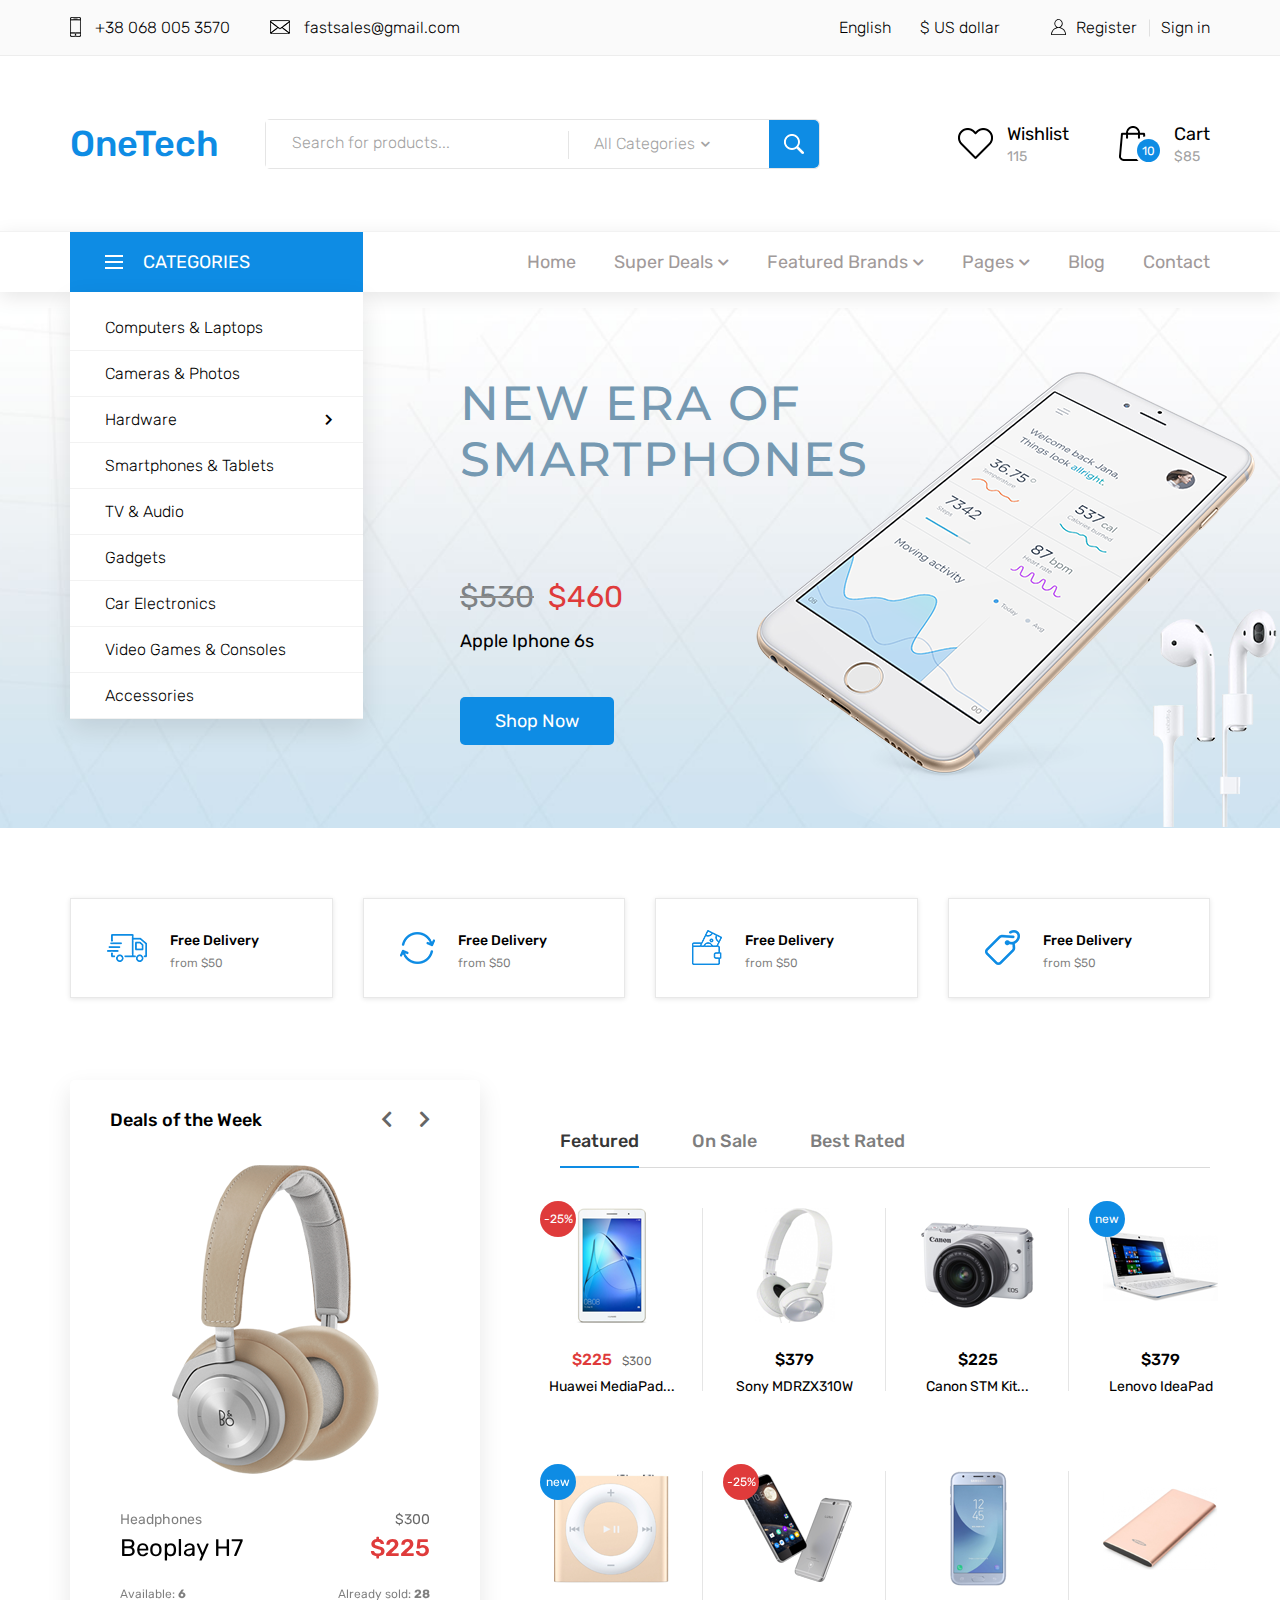
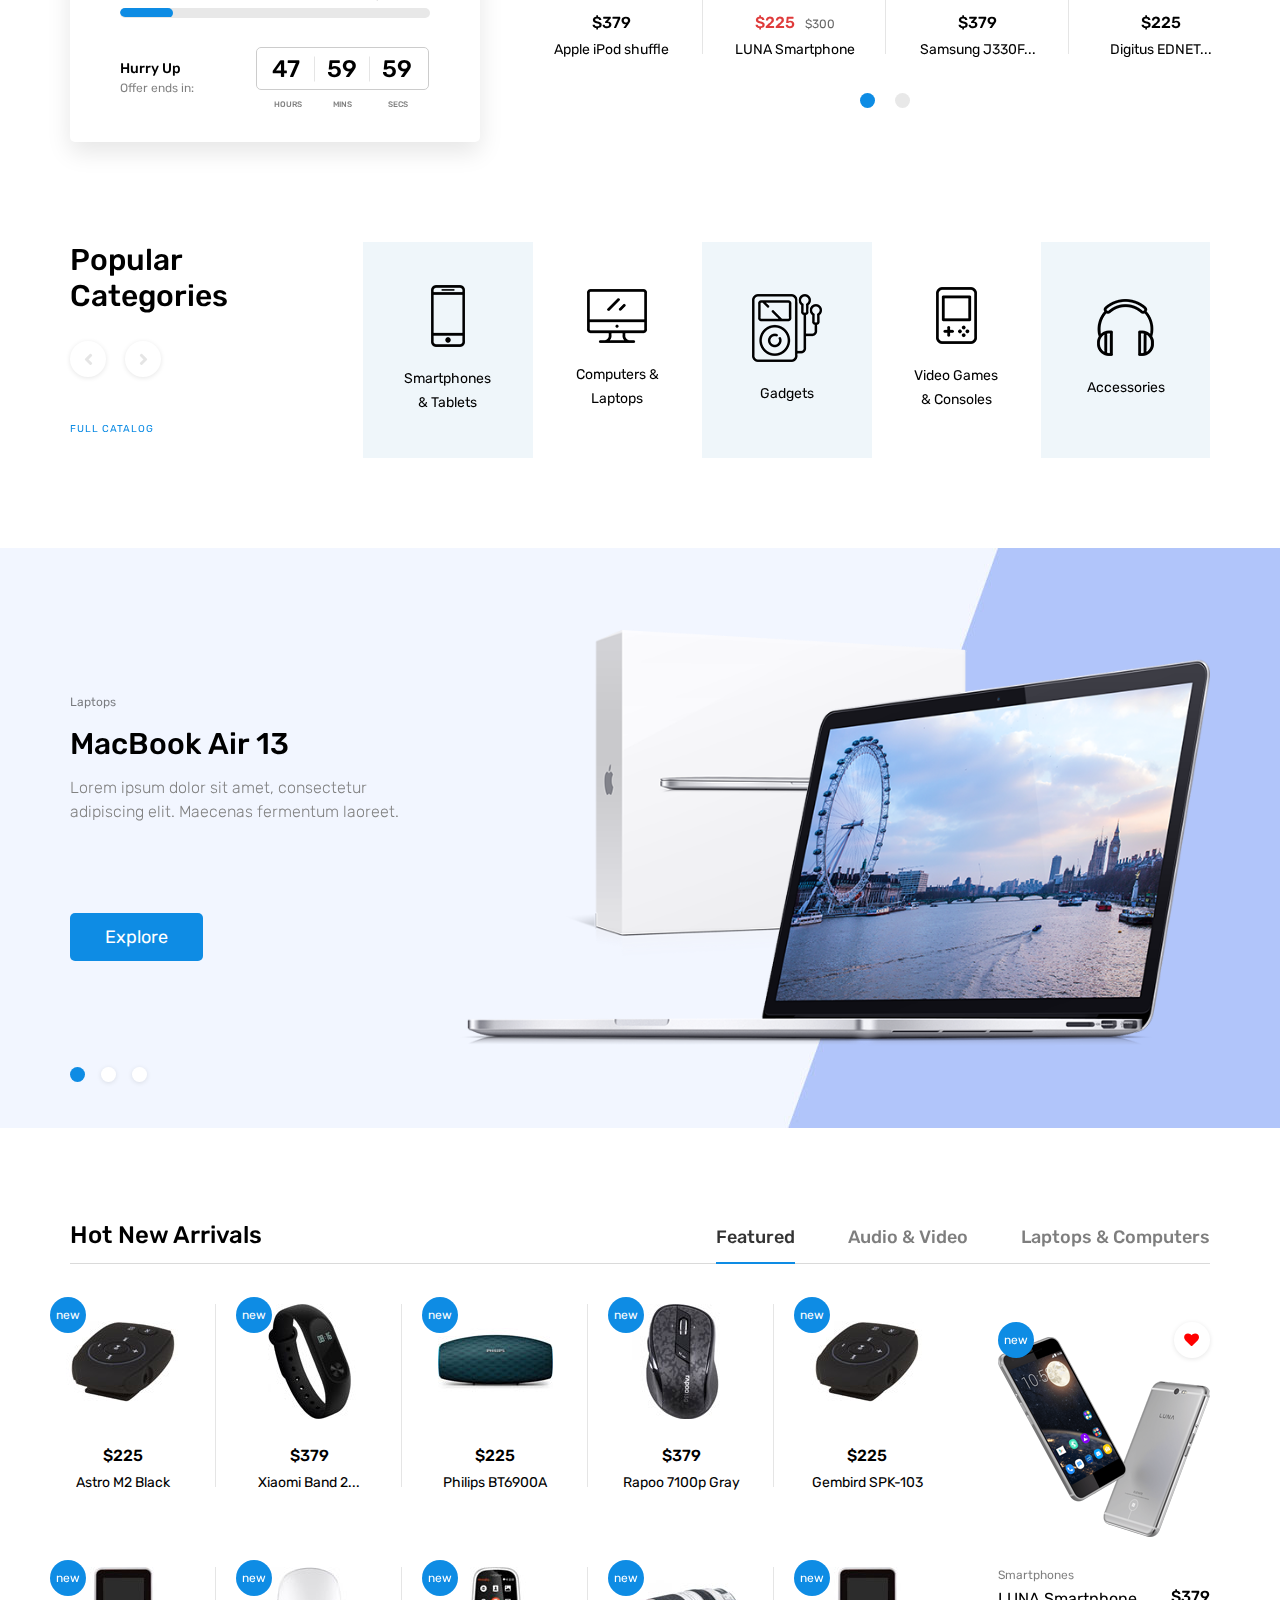
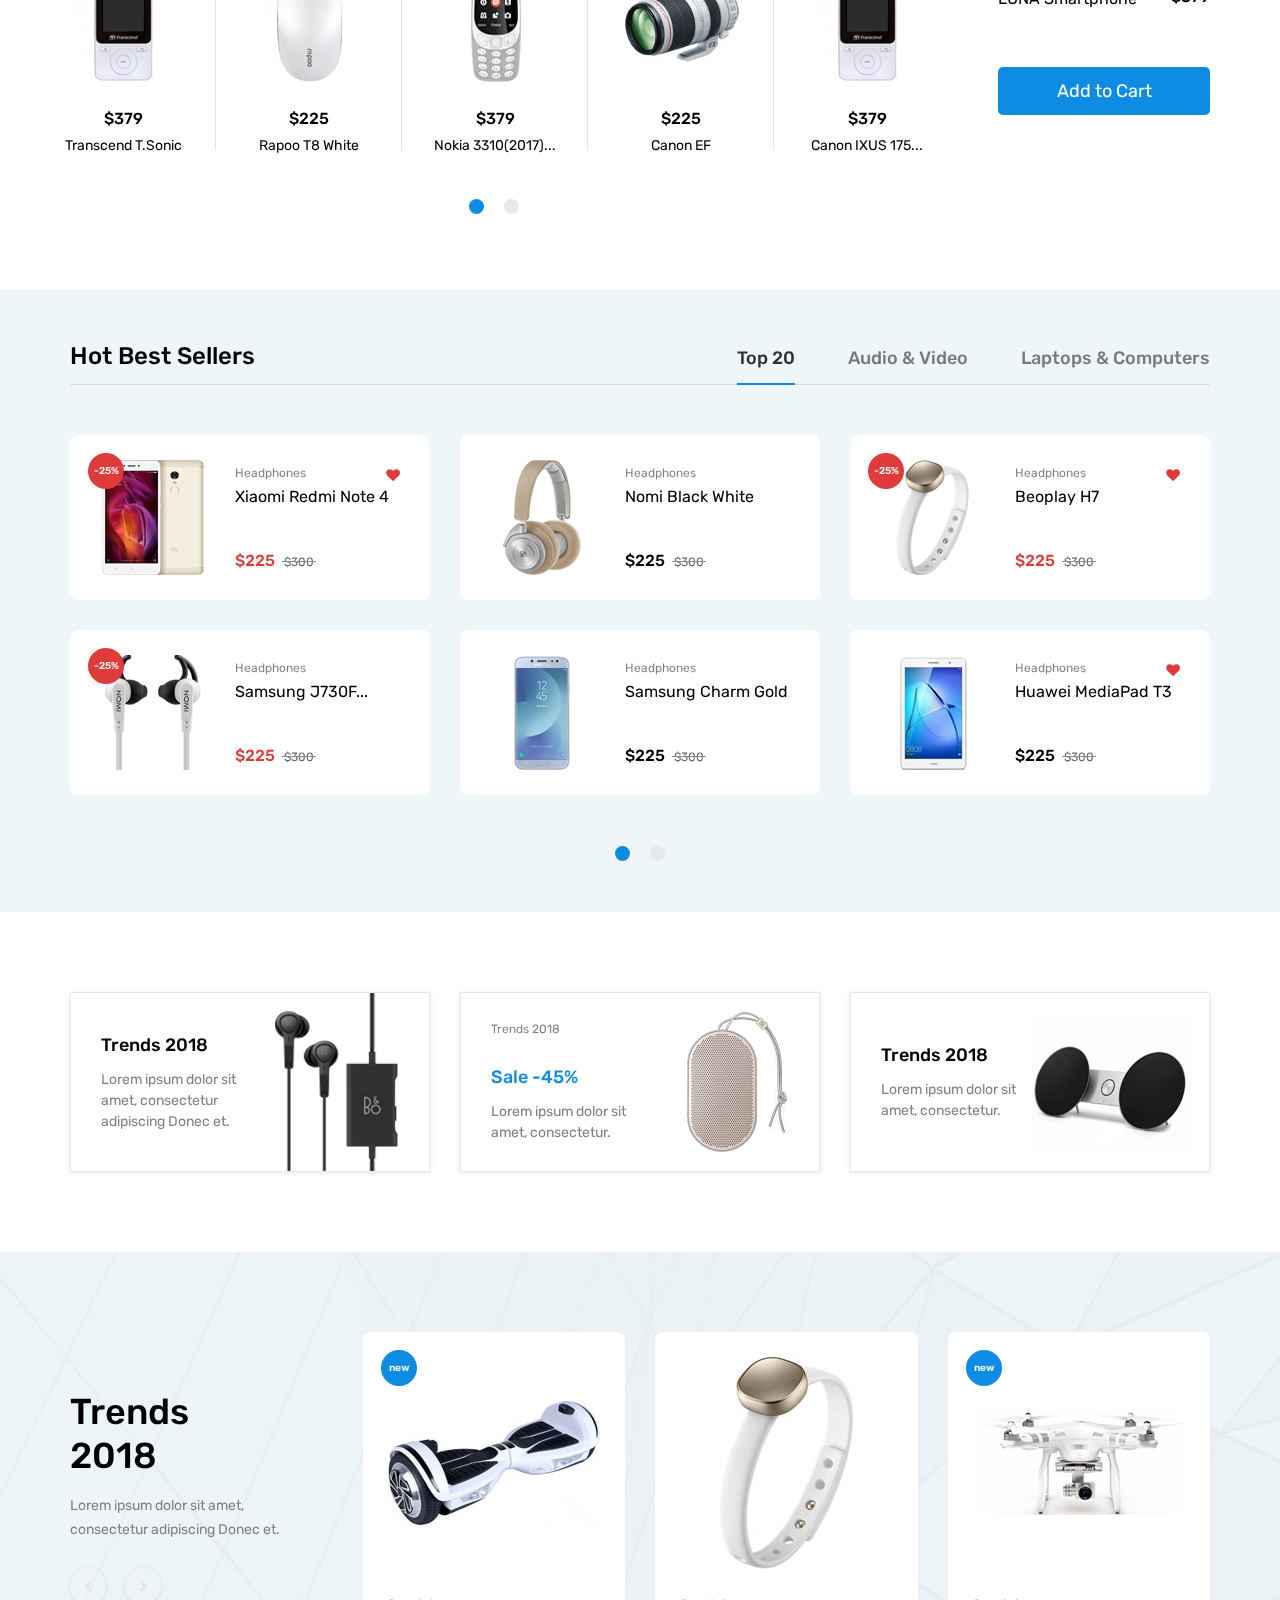
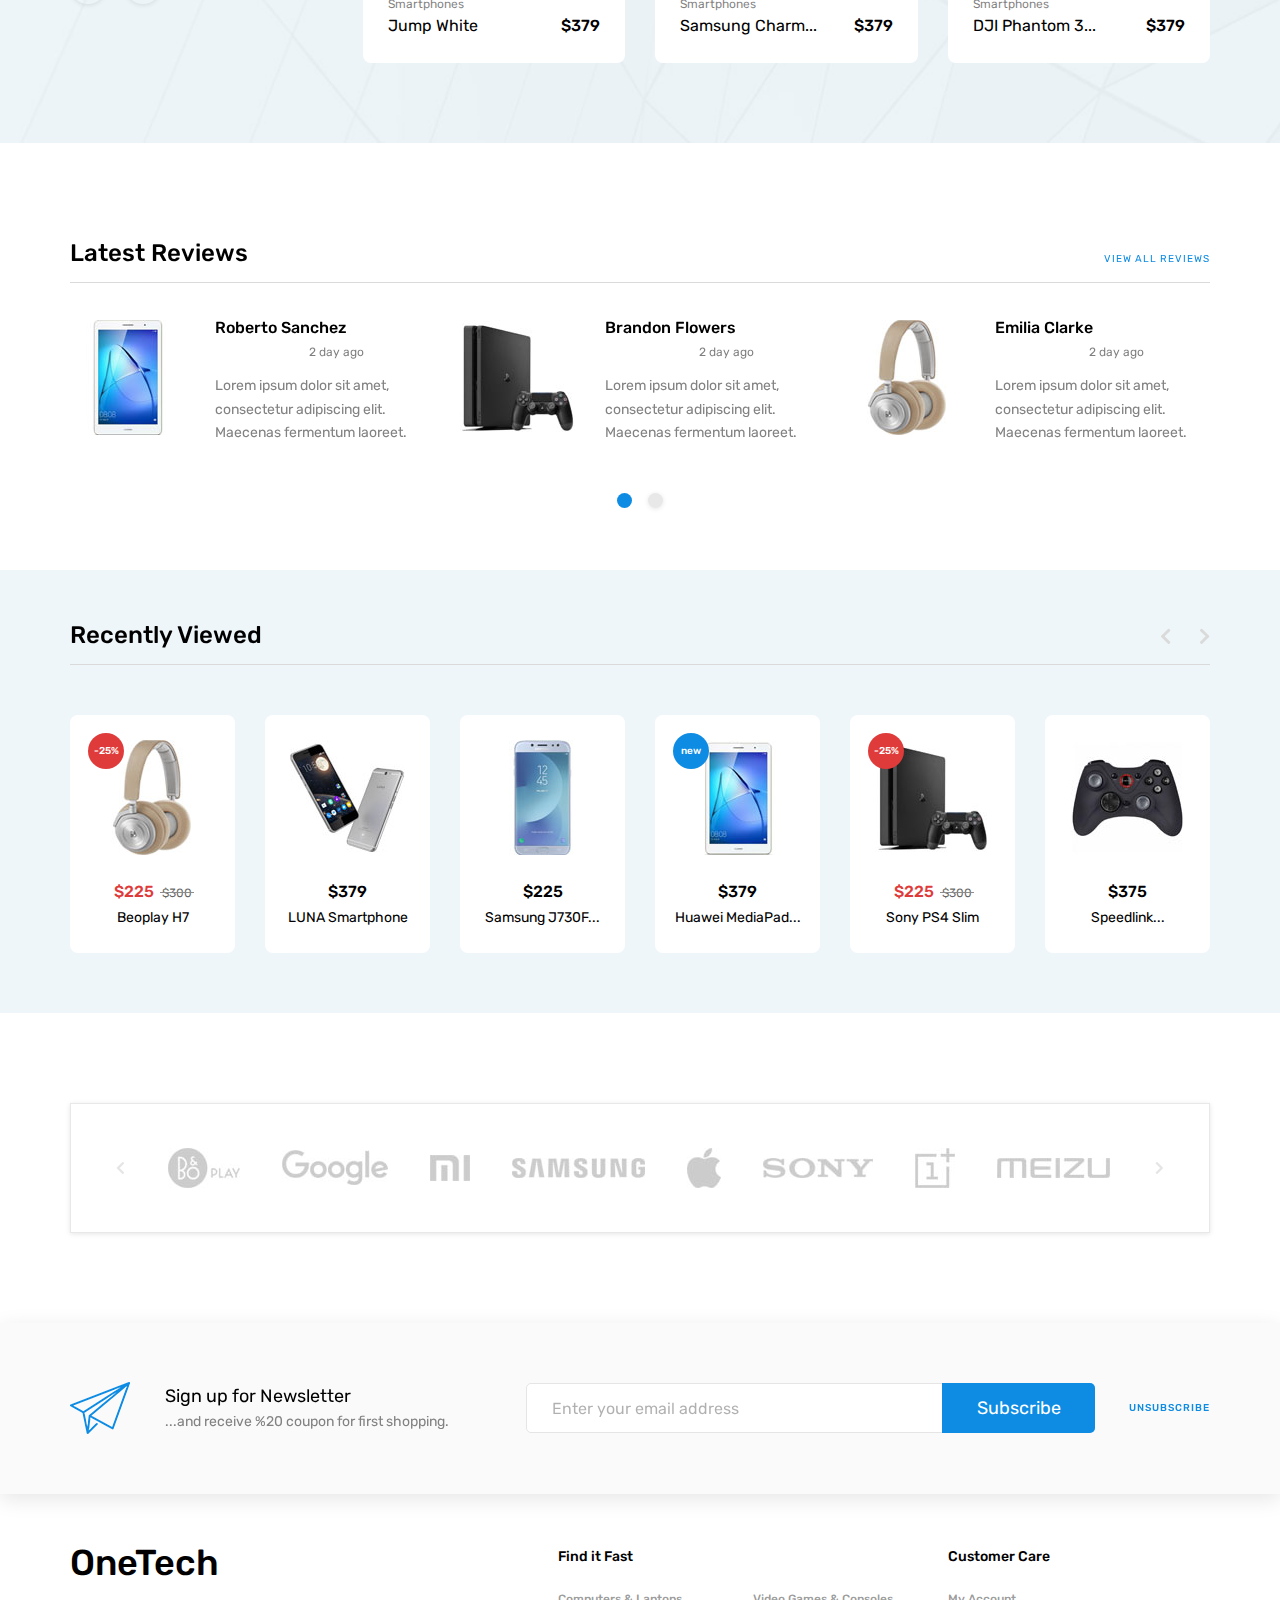
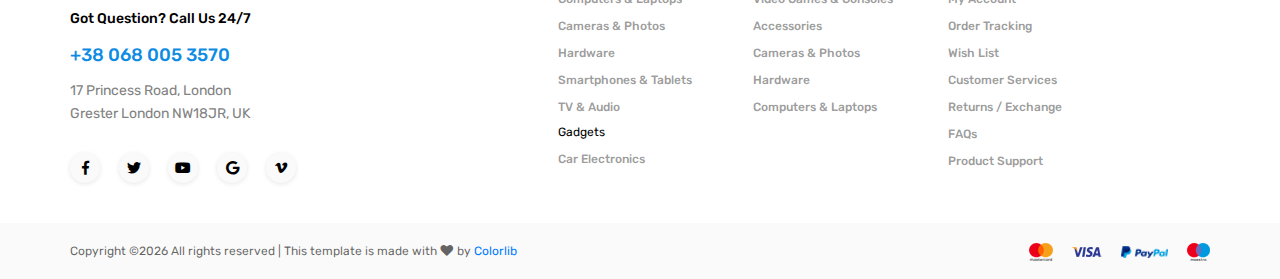
<file: intragama/dua/index.html>
<!DOCTYPE html>
<html lang="en">
<head>
<title>OneTech</title>
<meta charset="utf-8">
<meta http-equiv="X-UA-Compatible" content="IE=edge">
<meta name="description" content="OneTech shop project">
<meta name="viewport" content="width=device-width, initial-scale=1">
<link rel="stylesheet" type="text/css" href="styles/bootstrap4/bootstrap.min.css">
<link href="plugins/fontawesome-free-5.0.1/css/fontawesome-all.css" rel="stylesheet" type="text/css">
<link rel="stylesheet" type="text/css" href="plugins/OwlCarousel2-2.2.1/owl.carousel.css">
<link rel="stylesheet" type="text/css" href="plugins/OwlCarousel2-2.2.1/owl.theme.default.css">
<link rel="stylesheet" type="text/css" href="plugins/OwlCarousel2-2.2.1/animate.css">
<link rel="stylesheet" type="text/css" href="plugins/slick-1.8.0/slick.css">
<link rel="stylesheet" type="text/css" href="styles/main_styles.css">
<link rel="stylesheet" type="text/css" href="styles/responsive.css">

</head>

<body>

<div class="super_container">
	
	<!-- Header -->
	
	<header class="header">

		<!-- Top Bar -->

		<div class="top_bar">
			<div class="container">
				<div class="row">
					<div class="col d-flex flex-row">
						<div class="top_bar_contact_item"><div class="top_bar_icon"><img src="images/phone.png" alt=""></div>+38 068 005 3570</div>
						<div class="top_bar_contact_item"><div class="top_bar_icon"><img src="images/mail.png" alt=""></div><a href="mailto:fastsales@gmail.com">fastsales@gmail.com</a></div>
						<div class="top_bar_content ml-auto">
							<div class="top_bar_menu">
								<ul class="standard_dropdown top_bar_dropdown">
									<li>
										<a href="#">English<i class="fas fa-chevron-down"></i></a>
										<ul>
											<li><a href="#">Italian</a></li>
											<li><a href="#">Spanish</a></li>
											<li><a href="#">Japanese</a></li>
										</ul>
									</li>
									<li>
										<a href="#">$ US dollar<i class="fas fa-chevron-down"></i></a>
										<ul>
											<li><a href="#">EUR Euro</a></li>
											<li><a href="#">GBP British Pound</a></li>
											<li><a href="#">JPY Japanese Yen</a></li>
										</ul>
									</li>
								</ul>
							</div>
							<div class="top_bar_user">
								<div class="user_icon"><img src="images/user.svg" alt=""></div>
								<div><a href="#">Register</a></div>
								<div><a href="#">Sign in</a></div>
							</div>
						</div>
					</div>
				</div>
			</div>		
		</div>

		<!-- Header Main -->

		<div class="header_main">
			<div class="container">
				<div class="row">

					<!-- Logo -->
					<div class="col-lg-2 col-sm-3 col-3 order-1">
						<div class="logo_container">
							<div class="logo"><a href="#">OneTech</a></div>
						</div>
					</div>

					<!-- Search -->
					<div class="col-lg-6 col-12 order-lg-2 order-3 text-lg-left text-right">
						<div class="header_search">
							<div class="header_search_content">
								<div class="header_search_form_container">
									<form action="#" class="header_search_form clearfix">
										<input type="search" required="required" class="header_search_input" placeholder="Search for products...">
										<div class="custom_dropdown">
											<div class="custom_dropdown_list">
												<span class="custom_dropdown_placeholder clc">All Categories</span>
												<i class="fas fa-chevron-down"></i>
												<ul class="custom_list clc">
													<li><a class="clc" href="#">All Categories</a></li>
													<li><a class="clc" href="#">Computers</a></li>
													<li><a class="clc" href="#">Laptops</a></li>
													<li><a class="clc" href="#">Cameras</a></li>
													<li><a class="clc" href="#">Hardware</a></li>
													<li><a class="clc" href="#">Smartphones</a></li>
												</ul>
											</div>
										</div>
										<button type="submit" class="header_search_button trans_300" value="Submit"><img src="images/search.png" alt=""></button>
									</form>
								</div>
							</div>
						</div>
					</div>

					<!-- Wishlist -->
					<div class="col-lg-4 col-9 order-lg-3 order-2 text-lg-left text-right">
						<div class="wishlist_cart d-flex flex-row align-items-center justify-content-end">
							<div class="wishlist d-flex flex-row align-items-center justify-content-end">
								<div class="wishlist_icon"><img src="images/heart.png" alt=""></div>
								<div class="wishlist_content">
									<div class="wishlist_text"><a href="#">Wishlist</a></div>
									<div class="wishlist_count">115</div>
								</div>
							</div>

							<!-- Cart -->
							<div class="cart">
								<div class="cart_container d-flex flex-row align-items-center justify-content-end">
									<div class="cart_icon">
										<img src="images/cart.png" alt="">
										<div class="cart_count"><span>10</span></div>
									</div>
									<div class="cart_content">
										<div class="cart_text"><a href="#">Cart</a></div>
										<div class="cart_price">$85</div>
									</div>
								</div>
							</div>
						</div>
					</div>
				</div>
			</div>
		</div>
		
		<!-- Main Navigation -->

		<nav class="main_nav">
			<div class="container">
				<div class="row">
					<div class="col">
						
						<div class="main_nav_content d-flex flex-row">

							<!-- Categories Menu -->

							<div class="cat_menu_container">
								<div class="cat_menu_title d-flex flex-row align-items-center justify-content-start">
									<div class="cat_burger"><span></span><span></span><span></span></div>
									<div class="cat_menu_text">categories</div>
								</div>

								<ul class="cat_menu">
									<li><a href="#">Computers & Laptops <i class="fas fa-chevron-right ml-auto"></i></a></li>
									<li><a href="#">Cameras & Photos<i class="fas fa-chevron-right"></i></a></li>
									<li class="hassubs">
										<a href="#">Hardware<i class="fas fa-chevron-right"></i></a>
										<ul>
											<li class="hassubs">
												<a href="#">Menu Item<i class="fas fa-chevron-right"></i></a>
												<ul>
													<li><a href="#">Menu Item<i class="fas fa-chevron-right"></i></a></li>
													<li><a href="#">Menu Item<i class="fas fa-chevron-right"></i></a></li>
													<li><a href="#">Menu Item<i class="fas fa-chevron-right"></i></a></li>
													<li><a href="#">Menu Item<i class="fas fa-chevron-right"></i></a></li>
												</ul>
											</li>
											<li><a href="#">Menu Item<i class="fas fa-chevron-right"></i></a></li>
											<li><a href="#">Menu Item<i class="fas fa-chevron-right"></i></a></li>
											<li><a href="#">Menu Item<i class="fas fa-chevron-right"></i></a></li>
										</ul>
									</li>
									<li><a href="#">Smartphones & Tablets<i class="fas fa-chevron-right"></i></a></li>
									<li><a href="#">TV & Audio<i class="fas fa-chevron-right"></i></a></li>
									<li><a href="#">Gadgets<i class="fas fa-chevron-right"></i></a></li>
									<li><a href="#">Car Electronics<i class="fas fa-chevron-right"></i></a></li>
									<li><a href="#">Video Games & Consoles<i class="fas fa-chevron-right"></i></a></li>
									<li><a href="#">Accessories<i class="fas fa-chevron-right"></i></a></li>
								</ul>
							</div>

							<!-- Main Nav Menu -->

							<div class="main_nav_menu ml-auto">
								<ul class="standard_dropdown main_nav_dropdown">
									<li><a href="#">Home<i class="fas fa-chevron-down"></i></a></li>
									<li class="hassubs">
										<a href="#">Super Deals<i class="fas fa-chevron-down"></i></a>
										<ul>
											<li>
												<a href="#">Menu Item<i class="fas fa-chevron-down"></i></a>
												<ul>
													<li><a href="#">Menu Item<i class="fas fa-chevron-down"></i></a></li>
													<li><a href="#">Menu Item<i class="fas fa-chevron-down"></i></a></li>
													<li><a href="#">Menu Item<i class="fas fa-chevron-down"></i></a></li>
												</ul>
											</li>
											<li><a href="#">Menu Item<i class="fas fa-chevron-down"></i></a></li>
											<li><a href="#">Menu Item<i class="fas fa-chevron-down"></i></a></li>
											<li><a href="#">Menu Item<i class="fas fa-chevron-down"></i></a></li>
										</ul>
									</li>
									<li class="hassubs">
										<a href="#">Featured Brands<i class="fas fa-chevron-down"></i></a>
										<ul>
											<li>
												<a href="#">Menu Item<i class="fas fa-chevron-down"></i></a>
												<ul>
													<li><a href="#">Menu Item<i class="fas fa-chevron-down"></i></a></li>
													<li><a href="#">Menu Item<i class="fas fa-chevron-down"></i></a></li>
													<li><a href="#">Menu Item<i class="fas fa-chevron-down"></i></a></li>
												</ul>
											</li>
											<li><a href="#">Menu Item<i class="fas fa-chevron-down"></i></a></li>
											<li><a href="#">Menu Item<i class="fas fa-chevron-down"></i></a></li>
											<li><a href="#">Menu Item<i class="fas fa-chevron-down"></i></a></li>
										</ul>
									</li>
									<li class="hassubs">
										<a href="#">Pages<i class="fas fa-chevron-down"></i></a>
										<ul>
											<li><a href="shop.html">Shop<i class="fas fa-chevron-down"></i></a></li>
											<li><a href="product.html">Product<i class="fas fa-chevron-down"></i></a></li>
											<li><a href="blog.html">Blog<i class="fas fa-chevron-down"></i></a></li>
											<li><a href="blog_single.html">Blog Post<i class="fas fa-chevron-down"></i></a></li>
											<li><a href="regular.html">Regular Post<i class="fas fa-chevron-down"></i></a></li>
											<li><a href="cart.html">Cart<i class="fas fa-chevron-down"></i></a></li>
											<li><a href="contact.html">Contact<i class="fas fa-chevron-down"></i></a></li>
										</ul>
									</li>
									<li><a href="blog.html">Blog<i class="fas fa-chevron-down"></i></a></li>
									<li><a href="contact.html">Contact<i class="fas fa-chevron-down"></i></a></li>
								</ul>
							</div>

							<!-- Menu Trigger -->

							<div class="menu_trigger_container ml-auto">
								<div class="menu_trigger d-flex flex-row align-items-center justify-content-end">
									<div class="menu_burger">
										<div class="menu_trigger_text">menu</div>
										<div class="cat_burger menu_burger_inner"><span></span><span></span><span></span></div>
									</div>
								</div>
							</div>

						</div>
					</div>
				</div>
			</div>
		</nav>
		
		<!-- Menu -->

		<div class="page_menu">
			<div class="container">
				<div class="row">
					<div class="col">
						
						<div class="page_menu_content">
							
							<div class="page_menu_search">
								<form action="#">
									<input type="search" required="required" class="page_menu_search_input" placeholder="Search for products...">
								</form>
							</div>
							<ul class="page_menu_nav">
								<li class="page_menu_item has-children">
									<a href="#">Language<i class="fa fa-angle-down"></i></a>
									<ul class="page_menu_selection">
										<li><a href="#">English<i class="fa fa-angle-down"></i></a></li>
										<li><a href="#">Italian<i class="fa fa-angle-down"></i></a></li>
										<li><a href="#">Spanish<i class="fa fa-angle-down"></i></a></li>
										<li><a href="#">Japanese<i class="fa fa-angle-down"></i></a></li>
									</ul>
								</li>
								<li class="page_menu_item has-children">
									<a href="#">Currency<i class="fa fa-angle-down"></i></a>
									<ul class="page_menu_selection">
										<li><a href="#">US Dollar<i class="fa fa-angle-down"></i></a></li>
										<li><a href="#">EUR Euro<i class="fa fa-angle-down"></i></a></li>
										<li><a href="#">GBP British Pound<i class="fa fa-angle-down"></i></a></li>
										<li><a href="#">JPY Japanese Yen<i class="fa fa-angle-down"></i></a></li>
									</ul>
								</li>
								<li class="page_menu_item">
									<a href="#">Home<i class="fa fa-angle-down"></i></a>
								</li>
								<li class="page_menu_item has-children">
									<a href="#">Super Deals<i class="fa fa-angle-down"></i></a>
									<ul class="page_menu_selection">
										<li><a href="#">Super Deals<i class="fa fa-angle-down"></i></a></li>
										<li class="page_menu_item has-children">
											<a href="#">Menu Item<i class="fa fa-angle-down"></i></a>
											<ul class="page_menu_selection">
												<li><a href="#">Menu Item<i class="fa fa-angle-down"></i></a></li>
												<li><a href="#">Menu Item<i class="fa fa-angle-down"></i></a></li>
												<li><a href="#">Menu Item<i class="fa fa-angle-down"></i></a></li>
												<li><a href="#">Menu Item<i class="fa fa-angle-down"></i></a></li>
											</ul>
										</li>
										<li><a href="#">Menu Item<i class="fa fa-angle-down"></i></a></li>
										<li><a href="#">Menu Item<i class="fa fa-angle-down"></i></a></li>
										<li><a href="#">Menu Item<i class="fa fa-angle-down"></i></a></li>
									</ul>
								</li>
								<li class="page_menu_item has-children">
									<a href="#">Featured Brands<i class="fa fa-angle-down"></i></a>
									<ul class="page_menu_selection">
										<li><a href="#">Featured Brands<i class="fa fa-angle-down"></i></a></li>
										<li><a href="#">Menu Item<i class="fa fa-angle-down"></i></a></li>
										<li><a href="#">Menu Item<i class="fa fa-angle-down"></i></a></li>
										<li><a href="#">Menu Item<i class="fa fa-angle-down"></i></a></li>
									</ul>
								</li>
								<li class="page_menu_item has-children">
									<a href="#">Trending Styles<i class="fa fa-angle-down"></i></a>
									<ul class="page_menu_selection">
										<li><a href="#">Trending Styles<i class="fa fa-angle-down"></i></a></li>
										<li><a href="#">Menu Item<i class="fa fa-angle-down"></i></a></li>
										<li><a href="#">Menu Item<i class="fa fa-angle-down"></i></a></li>
										<li><a href="#">Menu Item<i class="fa fa-angle-down"></i></a></li>
									</ul>
								</li>
								<li class="page_menu_item"><a href="blog.html">blog<i class="fa fa-angle-down"></i></a></li>
								<li class="page_menu_item"><a href="contact.html">contact<i class="fa fa-angle-down"></i></a></li>
							</ul>
							
							<div class="menu_contact">
								<div class="menu_contact_item"><div class="menu_contact_icon"><img src="images/phone_white.png" alt=""></div>+38 068 005 3570</div>
								<div class="menu_contact_item"><div class="menu_contact_icon"><img src="images/mail_white.png" alt=""></div><a href="mailto:fastsales@gmail.com">fastsales@gmail.com</a></div>
							</div>
						</div>
					</div>
				</div>
			</div>
		</div>

	</header>
	
	<!-- Banner -->

	<div class="banner">
		<div class="banner_background" style="background-image:url(images/banner_background.jpg)"></div>
		<div class="container fill_height">
			<div class="row fill_height">
				<div class="banner_product_image"><img src="images/banner_product.png" alt=""></div>
				<div class="col-lg-5 offset-lg-4 fill_height">
					<div class="banner_content">
						<h1 class="banner_text">new era of smartphones</h1>
						<div class="banner_price"><span>$530</span>$460</div>
						<div class="banner_product_name">Apple Iphone 6s</div>
						<div class="button banner_button"><a href="#">Shop Now</a></div>
					</div>
				</div>
			</div>
		</div>
	</div>

	<!-- Characteristics -->

	<div class="characteristics">
		<div class="container">
			<div class="row">

				<!-- Char. Item -->
				<div class="col-lg-3 col-md-6 char_col">
					
					<div class="char_item d-flex flex-row align-items-center justify-content-start">
						<div class="char_icon"><img src="images/char_1.png" alt=""></div>
						<div class="char_content">
							<div class="char_title">Free Delivery</div>
							<div class="char_subtitle">from $50</div>
						</div>
					</div>
				</div>

				<!-- Char. Item -->
				<div class="col-lg-3 col-md-6 char_col">
					
					<div class="char_item d-flex flex-row align-items-center justify-content-start">
						<div class="char_icon"><img src="images/char_2.png" alt=""></div>
						<div class="char_content">
							<div class="char_title">Free Delivery</div>
							<div class="char_subtitle">from $50</div>
						</div>
					</div>
				</div>

				<!-- Char. Item -->
				<div class="col-lg-3 col-md-6 char_col">
					
					<div class="char_item d-flex flex-row align-items-center justify-content-start">
						<div class="char_icon"><img src="images/char_3.png" alt=""></div>
						<div class="char_content">
							<div class="char_title">Free Delivery</div>
							<div class="char_subtitle">from $50</div>
						</div>
					</div>
				</div>

				<!-- Char. Item -->
				<div class="col-lg-3 col-md-6 char_col">
					
					<div class="char_item d-flex flex-row align-items-center justify-content-start">
						<div class="char_icon"><img src="images/char_4.png" alt=""></div>
						<div class="char_content">
							<div class="char_title">Free Delivery</div>
							<div class="char_subtitle">from $50</div>
						</div>
					</div>
				</div>
			</div>
		</div>
	</div>

	<!-- Deals of the week -->

	<div class="deals_featured">
		<div class="container">
			<div class="row">
				<div class="col d-flex flex-lg-row flex-column align-items-center justify-content-start">
					
					<!-- Deals -->

					<div class="deals">
						<div class="deals_title">Deals of the Week</div>
						<div class="deals_slider_container">
							
							<!-- Deals Slider -->
							<div class="owl-carousel owl-theme deals_slider">
								
								<!-- Deals Item -->
								<div class="owl-item deals_item">
									<div class="deals_image"><img src="images/deals.png" alt=""></div>
									<div class="deals_content">
										<div class="deals_info_line d-flex flex-row justify-content-start">
											<div class="deals_item_category"><a href="#">Headphones</a></div>
											<div class="deals_item_price_a ml-auto">$300</div>
										</div>
										<div class="deals_info_line d-flex flex-row justify-content-start">
											<div class="deals_item_name">Beoplay H7</div>
											<div class="deals_item_price ml-auto">$225</div>
										</div>
										<div class="available">
											<div class="available_line d-flex flex-row justify-content-start">
												<div class="available_title">Available: <span>6</span></div>
												<div class="sold_title ml-auto">Already sold: <span>28</span></div>
											</div>
											<div class="available_bar"><span style="width:17%"></span></div>
										</div>
										<div class="deals_timer d-flex flex-row align-items-center justify-content-start">
											<div class="deals_timer_title_container">
												<div class="deals_timer_title">Hurry Up</div>
												<div class="deals_timer_subtitle">Offer ends in:</div>
											</div>
											<div class="deals_timer_content ml-auto">
												<div class="deals_timer_box clearfix" data-target-time="">
													<div class="deals_timer_unit">
														<div id="deals_timer1_hr" class="deals_timer_hr"></div>
														<span>hours</span>
													</div>
													<div class="deals_timer_unit">
														<div id="deals_timer1_min" class="deals_timer_min"></div>
														<span>mins</span>
													</div>
													<div class="deals_timer_unit">
														<div id="deals_timer1_sec" class="deals_timer_sec"></div>
														<span>secs</span>
													</div>
												</div>
											</div>
										</div>
									</div>
								</div>

								<!-- Deals Item -->
								<div class="owl-item deals_item">
									<div class="deals_image"><img src="images/deals.png" alt=""></div>
									<div class="deals_content">
										<div class="deals_info_line d-flex flex-row justify-content-start">
											<div class="deals_item_category"><a href="#">Headphones</a></div>
											<div class="deals_item_price_a ml-auto">$300</div>
										</div>
										<div class="deals_info_line d-flex flex-row justify-content-start">
											<div class="deals_item_name">Beoplay H7</div>
											<div class="deals_item_price ml-auto">$225</div>
										</div>
										<div class="available">
											<div class="available_line d-flex flex-row justify-content-start">
												<div class="available_title">Available: <span>6</span></div>
												<div class="sold_title ml-auto">Already sold: <span>28</span></div>
											</div>
											<div class="available_bar"><span style="width:17%"></span></div>
										</div>
										<div class="deals_timer d-flex flex-row align-items-center justify-content-start">
											<div class="deals_timer_title_container">
												<div class="deals_timer_title">Hurry Up</div>
												<div class="deals_timer_subtitle">Offer ends in:</div>
											</div>
											<div class="deals_timer_content ml-auto">
												<div class="deals_timer_box clearfix" data-target-time="">
													<div class="deals_timer_unit">
														<div id="deals_timer2_hr" class="deals_timer_hr"></div>
														<span>hours</span>
													</div>
													<div class="deals_timer_unit">
														<div id="deals_timer2_min" class="deals_timer_min"></div>
														<span>mins</span>
													</div>
													<div class="deals_timer_unit">
														<div id="deals_timer2_sec" class="deals_timer_sec"></div>
														<span>secs</span>
													</div>
												</div>
											</div>
										</div>
									</div>
								</div>

								<!-- Deals Item -->
								<div class="owl-item deals_item">
									<div class="deals_image"><img src="images/deals.png" alt=""></div>
									<div class="deals_content">
										<div class="deals_info_line d-flex flex-row justify-content-start">
											<div class="deals_item_category"><a href="#">Headphones</a></div>
											<div class="deals_item_price_a ml-auto">$300</div>
										</div>
										<div class="deals_info_line d-flex flex-row justify-content-start">
											<div class="deals_item_name">Beoplay H7</div>
											<div class="deals_item_price ml-auto">$225</div>
										</div>
										<div class="available">
											<div class="available_line d-flex flex-row justify-content-start">
												<div class="available_title">Available: <span>6</span></div>
												<div class="sold_title ml-auto">Already sold: <span>28</span></div>
											</div>
											<div class="available_bar"><span style="width:17%"></span></div>
										</div>
										<div class="deals_timer d-flex flex-row align-items-center justify-content-start">
											<div class="deals_timer_title_container">
												<div class="deals_timer_title">Hurry Up</div>
												<div class="deals_timer_subtitle">Offer ends in:</div>
											</div>
											<div class="deals_timer_content ml-auto">
												<div class="deals_timer_box clearfix" data-target-time="">
													<div class="deals_timer_unit">
														<div id="deals_timer3_hr" class="deals_timer_hr"></div>
														<span>hours</span>
													</div>
													<div class="deals_timer_unit">
														<div id="deals_timer3_min" class="deals_timer_min"></div>
														<span>mins</span>
													</div>
													<div class="deals_timer_unit">
														<div id="deals_timer3_sec" class="deals_timer_sec"></div>
														<span>secs</span>
													</div>
												</div>
											</div>
										</div>
									</div>
								</div>

							</div>

						</div>

						<div class="deals_slider_nav_container">
							<div class="deals_slider_prev deals_slider_nav"><i class="fas fa-chevron-left ml-auto"></i></div>
							<div class="deals_slider_next deals_slider_nav"><i class="fas fa-chevron-right ml-auto"></i></div>
						</div>
					</div>
					
					<!-- Featured -->
					<div class="featured">
						<div class="tabbed_container">
							<div class="tabs">
								<ul class="clearfix">
									<li class="active">Featured</li>
									<li>On Sale</li>
									<li>Best Rated</li>
								</ul>
								<div class="tabs_line"><span></span></div>
							</div>

							<!-- Product Panel -->
							<div class="product_panel panel active">
								<div class="featured_slider slider">

									<!-- Slider Item -->
									<div class="featured_slider_item">
										<div class="border_active"></div>
										<div class="product_item discount d-flex flex-column align-items-center justify-content-center text-center">
											<div class="product_image d-flex flex-column align-items-center justify-content-center"><img src="images/featured_1.png" alt=""></div>
											<div class="product_content">
												<div class="product_price discount">$225<span>$300</span></div>
												<div class="product_name"><div><a href="product.html">Huawei MediaPad...</a></div></div>
												<div class="product_extras">
													<div class="product_color">
														<input type="radio" checked name="product_color" style="background:#b19c83">
														<input type="radio" name="product_color" style="background:#000000">
														<input type="radio" name="product_color" style="background:#999999">
													</div>
													<button class="product_cart_button">Add to Cart</button>
												</div>
											</div>
											<div class="product_fav"><i class="fas fa-heart"></i></div>
											<ul class="product_marks">
												<li class="product_mark product_discount">-25%</li>
												<li class="product_mark product_new">new</li>
											</ul>
										</div>
									</div>

									<!-- Slider Item -->
									<div class="featured_slider_item">
										<div class="border_active"></div>
										<div class="product_item is_new d-flex flex-column align-items-center justify-content-center text-center">
											<div class="product_image d-flex flex-column align-items-center justify-content-center"><img src="images/featured_2.png" alt=""></div>
											<div class="product_content">
												<div class="product_price">$379</div>
												<div class="product_name"><div><a href="product.html">Apple iPod shuffle</a></div></div>
												<div class="product_extras">
													<div class="product_color">
														<input type="radio" checked name="product_color" style="background:#b19c83">
														<input type="radio" name="product_color" style="background:#000000">
														<input type="radio" name="product_color" style="background:#999999">
													</div>
													<button class="product_cart_button active">Add to Cart</button>
												</div>
											</div>
											<div class="product_fav"><i class="fas fa-heart"></i></div>
											<ul class="product_marks">
												<li class="product_mark product_discount"></li>
												<li class="product_mark product_new">new</li>
											</ul>
										</div>
									</div>

									<!-- Slider Item -->
									<div class="featured_slider_item">
										<div class="border_active"></div>
										<div class="product_item d-flex flex-column align-items-center justify-content-center text-center">
											<div class="product_image d-flex flex-column align-items-center justify-content-center"><img src="images/featured_3.png" alt=""></div>
											<div class="product_content">
												<div class="product_price">$379</div>
												<div class="product_name"><div><a href="product.html">Sony MDRZX310W</a></div></div>
												<div class="product_extras">
													<div class="product_color">
														<input type="radio" checked name="product_color" style="background:#b19c83">
														<input type="radio" name="product_color" style="background:#000000">
														<input type="radio" name="product_color" style="background:#999999">
													</div>
													<button class="product_cart_button">Add to Cart</button>
												</div>
											</div>
											<div class="product_fav"><i class="fas fa-heart"></i></div>
											<ul class="product_marks">
												<li class="product_mark product_discount"></li>
												<li class="product_mark product_new">new</li>
											</ul>
										</div>
									</div>

									<!-- Slider Item -->
									<div class="featured_slider_item">
										<div class="border_active"></div>
										<div class="product_item discount d-flex flex-column align-items-center justify-content-center text-center">
											<div class="product_image d-flex flex-column align-items-center justify-content-center"><img src="images/featured_4.png" alt=""></div>
											<div class="product_content">
												<div class="product_price discount">$225<span>$300</span></div>
												<div class="product_name"><div><a href="product.html">LUNA Smartphone</a></div></div>
												<div class="product_extras">
													<div class="product_color">
														<input type="radio" checked name="product_color" style="background:#b19c83">
														<input type="radio" name="product_color" style="background:#000000">
														<input type="radio" name="product_color" style="background:#999999">
													</div>
													<button class="product_cart_button">Add to Cart</button>
												</div>
											</div>
											<div class="product_fav"><i class="fas fa-heart"></i></div>
											<ul class="product_marks">
												<li class="product_mark product_discount">-25%</li>
												<li class="product_mark product_new">new</li>
											</ul>
										</div>
									</div>

									<!-- Slider Item -->
									<div class="featured_slider_item">
										<div class="border_active"></div>
										<div class="product_item d-flex flex-column align-items-center justify-content-center text-center">
											<div class="product_image d-flex flex-column align-items-center justify-content-center"><img src="images/featured_5.png" alt=""></div>
											<div class="product_content">
												<div class="product_price">$225</div>
												<div class="product_name"><div><a href="product.html">Canon STM Kit...</a></div></div>
												<div class="product_extras">
													<div class="product_color">
														<input type="radio" checked name="product_color" style="background:#b19c83">
														<input type="radio" name="product_color" style="background:#000000">
														<input type="radio" name="product_color" style="background:#999999">
													</div>
													<button class="product_cart_button">Add to Cart</button>
												</div>
											</div>
											<div class="product_fav"><i class="fas fa-heart"></i></div>
											<ul class="product_marks">
												<li class="product_mark product_discount"></li>
												<li class="product_mark product_new">new</li>
											</ul>
										</div>
									</div>

									<!-- Slider Item -->
									<div class="featured_slider_item">
										<div class="border_active"></div>
										<div class="product_item d-flex flex-column align-items-center justify-content-center text-center">
											<div class="product_image d-flex flex-column align-items-center justify-content-center"><img src="images/featured_6.png" alt=""></div>
											<div class="product_content">
												<div class="product_price">$379</div>
												<div class="product_name"><div><a href="product.html">Samsung J330F...</a></div></div>
												<div class="product_extras">
													<div class="product_color">
														<input type="radio" checked name="product_color" style="background:#b19c83">
														<input type="radio" name="product_color" style="background:#000000">
														<input type="radio" name="product_color" style="background:#999999">
													</div>
													<button class="product_cart_button">Add to Cart</button>
												</div>
											</div>
											<div class="product_fav"><i class="fas fa-heart"></i></div>
											<ul class="product_marks">
												<li class="product_mark product_discount"></li>
												<li class="product_mark product_new">new</li>
											</ul>
										</div>
									</div>

									<!-- Slider Item -->
									<div class="featured_slider_item">
										<div class="border_active"></div>
										<div class="product_item is_new d-flex flex-column align-items-center justify-content-center text-center">
											<div class="product_image d-flex flex-column align-items-center justify-content-center"><img src="images/featured_7.png" alt=""></div>
											<div class="product_content">
												<div class="product_price">$379</div>
												<div class="product_name"><div><a href="product.html">Lenovo IdeaPad</a></div></div>
												<div class="product_extras">
													<div class="product_color">
														<input type="radio" checked name="product_color" style="background:#b19c83">
														<input type="radio" name="product_color" style="background:#000000">
														<input type="radio" name="product_color" style="background:#999999">
													</div>
													<button class="product_cart_button">Add to Cart</button>
												</div>
											</div>
											<div class="product_fav"><i class="fas fa-heart"></i></div>
											<ul class="product_marks">
												<li class="product_mark product_discount">-25%</li>
												<li class="product_mark product_new">new</li>
											</ul>
										</div>
									</div>

									<!-- Slider Item -->
									<div class="featured_slider_item">
										<div class="border_active"></div>
										<div class="product_item d-flex flex-column align-items-center justify-content-center text-center">
											<div class="product_image d-flex flex-column align-items-center justify-content-center"><img src="images/featured_8.png" alt=""></div>
											<div class="product_content">
												<div class="product_price">$225</div>
												<div class="product_name"><div><a href="product.html">Digitus EDNET...</a></div></div>
												<div class="product_extras">
													<div class="product_color">
														<input type="radio" checked name="product_color" style="background:#b19c83">
														<input type="radio" name="product_color" style="background:#000000">
														<input type="radio" name="product_color" style="background:#999999">
													</div>
													<button class="product_cart_button">Add to Cart</button>
												</div>
											</div>
											<div class="product_fav"><i class="fas fa-heart"></i></div>
											<ul class="product_marks">
												<li class="product_mark product_discount"></li>
												<li class="product_mark product_new">new</li>
											</ul>
										</div>
									</div>

									<!-- Slider Item -->
									<div class="featured_slider_item">
										<div class="border_active"></div>
										<div class="product_item d-flex flex-column align-items-center justify-content-center text-center">
											<div class="product_image d-flex flex-column align-items-center justify-content-center"><img src="images/featured_1.png" alt=""></div>
											<div class="product_content">
												<div class="product_price">$225</div>
												<div class="product_name"><div><a href="product.html">Huawei MediaPad...</a></div></div>
												<div class="product_extras">
													<div class="product_color">
														<input type="radio" checked name="product_color" style="background:#b19c83">
														<input type="radio" name="product_color" style="background:#000000">
														<input type="radio" name="product_color" style="background:#999999">
													</div>
													<button class="product_cart_button">Add to Cart</button>
												</div>
											</div>
											<div class="product_fav"><i class="fas fa-heart"></i></div>
											<ul class="product_marks">
												<li class="product_mark product_discount"></li>
												<li class="product_mark product_new">new</li>
											</ul>
										</div>
									</div>

									<!-- Slider Item -->
									<div class="featured_slider_item">
										<div class="border_active"></div>
										<div class="product_item d-flex flex-column align-items-center justify-content-center text-center">
											<div class="product_image d-flex flex-column align-items-center justify-content-center"><img src="images/featured_2.png" alt=""></div>
											<div class="product_content">
												<div class="product_price">$379</div>
												<div class="product_name"><div><a href="product.html">Huawei MediaPad...</a></div></div>
												<div class="product_extras">
													<div class="product_color">
														<input type="radio" checked name="product_color" style="background:#b19c83">
														<input type="radio" name="product_color" style="background:#000000">
														<input type="radio" name="product_color" style="background:#999999">
													</div>
													<button class="product_cart_button">Add to Cart</button>
												</div>
											</div>
											<div class="product_fav"><i class="fas fa-heart"></i></div>
											<ul class="product_marks">
												<li class="product_mark product_discount"></li>
												<li class="product_mark product_new">new</li>
											</ul>
										</div>
									</div>

									<!-- Slider Item -->
									<div class="featured_slider_item">
										<div class="border_active"></div>
										<div class="product_item d-flex flex-column align-items-center justify-content-center text-center">
											<div class="product_image d-flex flex-column align-items-center justify-content-center"><img src="images/featured_3.png" alt=""></div>
											<div class="product_content">
												<div class="product_price">$379</div>
												<div class="product_name"><div><a href="product.html">Huawei MediaPad...</a></div></div>
												<div class="product_extras">
													<div class="product_color">
														<input type="radio" checked name="product_color" style="background:#b19c83">
														<input type="radio" name="product_color" style="background:#000000">
														<input type="radio" name="product_color" style="background:#999999">
													</div>
													<button class="product_cart_button">Add to Cart</button>
												</div>
											</div>
											<div class="product_fav"><i class="fas fa-heart"></i></div>
											<ul class="product_marks">
												<li class="product_mark product_discount"></li>
												<li class="product_mark product_new">new</li>
											</ul>
										</div>
									</div>

									<!-- Slider Item -->
									<div class="featured_slider_item">
										<div class="border_active"></div>
										<div class="product_item d-flex flex-column align-items-center justify-content-center text-center">
											<div class="product_image d-flex flex-column align-items-center justify-content-center"><img src="images/featured_4.png" alt=""></div>
											<div class="product_content">
												<div class="product_price">$225</div>
												<div class="product_name"><div><a href="product.html">Huawei MediaPad...</a></div></div>
												<div class="product_extras">
													<div class="product_color">
														<input type="radio" checked name="product_color" style="background:#b19c83">
														<input type="radio" name="product_color" style="background:#000000">
														<input type="radio" name="product_color" style="background:#999999">
													</div>
													<button class="product_cart_button">Add to Cart</button>
												</div>
											</div>
											<div class="product_fav"><i class="fas fa-heart"></i></div>
											<ul class="product_marks">
												<li class="product_mark product_discount"></li>
												<li class="product_mark product_new">new</li>
											</ul>
										</div>
									</div>

									<!-- Slider Item -->
									<div class="featured_slider_item">
										<div class="border_active"></div>
										<div class="product_item d-flex flex-column align-items-center justify-content-center text-center">
											<div class="product_image d-flex flex-column align-items-center justify-content-center"><img src="images/featured_5.png" alt=""></div>
											<div class="product_content">
												<div class="product_price">$225</div>
												<div class="product_name"><div><a href="product.html">Huawei MediaPad...</a></div></div>
												<div class="product_extras">
													<div class="product_color">
														<input type="radio" checked name="product_color" style="background:#b19c83">
														<input type="radio" name="product_color" style="background:#000000">
														<input type="radio" name="product_color" style="background:#999999">
													</div>
													<button class="product_cart_button">Add to Cart</button>
												</div>
											</div>
											<div class="product_fav"><i class="fas fa-heart"></i></div>
											<ul class="product_marks">
												<li class="product_mark product_discount"></li>
												<li class="product_mark product_new">new</li>
											</ul>
										</div>
									</div>

									<!-- Slider Item -->
									<div class="featured_slider_item">
										<div class="border_active"></div>
										<div class="product_item d-flex flex-column align-items-center justify-content-center text-center">
											<div class="product_image d-flex flex-column align-items-center justify-content-center"><img src="images/featured_6.png" alt=""></div>
											<div class="product_content">
												<div class="product_price">$379</div>
												<div class="product_name"><div><a href="product.html">Huawei MediaPad...</a></div></div>
												<div class="product_extras">
													<div class="product_color">
														<input type="radio" checked name="product_color" style="background:#b19c83">
														<input type="radio" name="product_color" style="background:#000000">
														<input type="radio" name="product_color" style="background:#999999">
													</div>
													<button class="product_cart_button">Add to Cart</button>
												</div>
											</div>
											<div class="product_fav"><i class="fas fa-heart"></i></div>
											<ul class="product_marks">
												<li class="product_mark product_discount"></li>
												<li class="product_mark product_new">new</li>
											</ul>
										</div>
									</div>

									<!-- Slider Item -->
									<div class="featured_slider_item">
										<div class="border_active"></div>
										<div class="product_item d-flex flex-column align-items-center justify-content-center text-center">
											<div class="product_image d-flex flex-column align-items-center justify-content-center"><img src="images/featured_7.png" alt=""></div>
											<div class="product_content">
												<div class="product_price">$379</div>
												<div class="product_name"><div><a href="product.html">Huawei MediaPad...</a></div></div>
												<div class="product_extras">
													<div class="product_color">
														<input type="radio" checked name="product_color" style="background:#b19c83">
														<input type="radio" name="product_color" style="background:#000000">
														<input type="radio" name="product_color" style="background:#999999">
													</div>
													<button class="product_cart_button">Add to Cart</button>
												</div>
											</div>
											<div class="product_fav"><i class="fas fa-heart"></i></div>
											<ul class="product_marks">
												<li class="product_mark product_discount"></li>
												<li class="product_mark product_new">new</li>
											</ul>
										</div>
									</div>

									<!-- Slider Item -->
									<div class="featured_slider_item">
										<div class="border_active"></div>
										<div class="product_item d-flex flex-column align-items-center justify-content-center text-center">
											<div class="product_image d-flex flex-column align-items-center justify-content-center"><img src="images/featured_8.png" alt=""></div>
											<div class="product_content">
												<div class="product_price">$225</div>
												<div class="product_name"><div><a href="product.html">Huawei MediaPad...</a></div></div>
												<div class="product_extras">
													<div class="product_color">
														<input type="radio" checked name="product_color" style="background:#b19c83">
														<input type="radio" name="product_color" style="background:#000000">
														<input type="radio" name="product_color" style="background:#999999">
													</div>
													<button class="product_cart_button">Add to Cart</button>
												</div>
											</div>
											<div class="product_fav"><i class="fas fa-heart"></i></div>
											<ul class="product_marks">
												<li class="product_mark product_discount"></li>
												<li class="product_mark product_new">new</li>
											</ul>
										</div>
									</div>

								</div>
								<div class="featured_slider_dots_cover"></div>
							</div>

							<!-- Product Panel -->

							<div class="product_panel panel">
								<div class="featured_slider slider">

									<!-- Slider Item -->
									<div class="featured_slider_item">
										<div class="border_active"></div>
										<div class="product_item discount d-flex flex-column align-items-center justify-content-center text-center">
											<div class="product_image d-flex flex-column align-items-center justify-content-center"><img src="images/featured_1.png" alt=""></div>
											<div class="product_content">
												<div class="product_price discount">$225<span>$300</span></div>
												<div class="product_name"><div><a href="product.html">Huawei MediaPad...</a></div></div>
												<div class="product_extras">
													<div class="product_color">
														<input type="radio" checked name="product_color" style="background:#b19c83">
														<input type="radio" name="product_color" style="background:#000000">
														<input type="radio" name="product_color" style="background:#999999">
													</div>
													<button class="product_cart_button">Add to Cart</button>
												</div>
											</div>
											<div class="product_fav"><i class="fas fa-heart"></i></div>
											<ul class="product_marks">
												<li class="product_mark product_discount">-25%</li>
												<li class="product_mark product_new">new</li>
											</ul>
										</div>
									</div>

									<!-- Slider Item -->
									<div class="featured_slider_item">
										<div class="border_active"></div>
										<div class="product_item is_new d-flex flex-column align-items-center justify-content-center text-center">
											<div class="product_image d-flex flex-column align-items-center justify-content-center"><img src="images/featured_2.png" alt=""></div>
											<div class="product_content">
												<div class="product_price">$379</div>
												<div class="product_name"><div><a href="product.html">Apple iPod shuffle</a></div></div>
												<div class="product_extras">
													<div class="product_color">
														<input type="radio" checked name="product_color" style="background:#b19c83">
														<input type="radio" name="product_color" style="background:#000000">
														<input type="radio" name="product_color" style="background:#999999">
													</div>
													<button class="product_cart_button active">Add to Cart</button>
												</div>
											</div>
											<div class="product_fav"><i class="fas fa-heart"></i></div>
											<ul class="product_marks">
												<li class="product_mark product_discount"></li>
												<li class="product_mark product_new">new</li>
											</ul>
										</div>
									</div>

									<!-- Slider Item -->
									<div class="featured_slider_item">
										<div class="border_active"></div>
										<div class="product_item d-flex flex-column align-items-center justify-content-center text-center">
											<div class="product_image d-flex flex-column align-items-center justify-content-center"><img src="images/featured_3.png" alt=""></div>
											<div class="product_content">
												<div class="product_price">$379</div>
												<div class="product_name"><div><a href="product.html">Sony MDRZX310W</a></div></div>
												<div class="product_extras">
													<div class="product_color">
														<input type="radio" checked name="product_color" style="background:#b19c83">
														<input type="radio" name="product_color" style="background:#000000">
														<input type="radio" name="product_color" style="background:#999999">
													</div>
													<button class="product_cart_button">Add to Cart</button>
												</div>
											</div>
											<div class="product_fav"><i class="fas fa-heart"></i></div>
											<ul class="product_marks">
												<li class="product_mark product_discount"></li>
												<li class="product_mark product_new">new</li>
											</ul>
										</div>
									</div>

									<!-- Slider Item -->
									<div class="featured_slider_item">
										<div class="border_active"></div>
										<div class="product_item discount d-flex flex-column align-items-center justify-content-center text-center">
											<div class="product_image d-flex flex-column align-items-center justify-content-center"><img src="images/featured_4.png" alt=""></div>
											<div class="product_content">
												<div class="product_price discount">$225<span>$300</span></div>
												<div class="product_name"><div><a href="product.html">LUNA Smartphone</a></div></div>
												<div class="product_extras">
													<div class="product_color">
														<input type="radio" checked name="product_color" style="background:#b19c83">
														<input type="radio" name="product_color" style="background:#000000">
														<input type="radio" name="product_color" style="background:#999999">
													</div>
													<button class="product_cart_button">Add to Cart</button>
												</div>
											</div>
											<div class="product_fav"><i class="fas fa-heart"></i></div>
											<ul class="product_marks">
												<li class="product_mark product_discount">-25%</li>
												<li class="product_mark product_new">new</li>
											</ul>
										</div>
									</div>

									<!-- Slider Item -->
									<div class="featured_slider_item">
										<div class="border_active"></div>
										<div class="product_item d-flex flex-column align-items-center justify-content-center text-center">
											<div class="product_image d-flex flex-column align-items-center justify-content-center"><img src="images/featured_5.png" alt=""></div>
											<div class="product_content">
												<div class="product_price">$225</div>
												<div class="product_name"><div><a href="product.html">Canon STM Kit...</a></div></div>
												<div class="product_extras">
													<div class="product_color">
														<input type="radio" checked name="product_color" style="background:#b19c83">
														<input type="radio" name="product_color" style="background:#000000">
														<input type="radio" name="product_color" style="background:#999999">
													</div>
													<button class="product_cart_button">Add to Cart</button>
												</div>
											</div>
											<div class="product_fav"><i class="fas fa-heart"></i></div>
											<ul class="product_marks">
												<li class="product_mark product_discount"></li>
												<li class="product_mark product_new">new</li>
											</ul>
										</div>
									</div>

									<!-- Slider Item -->
									<div class="featured_slider_item">
										<div class="border_active"></div>
										<div class="product_item d-flex flex-column align-items-center justify-content-center text-center">
											<div class="product_image d-flex flex-column align-items-center justify-content-center"><img src="images/featured_6.png" alt=""></div>
											<div class="product_content">
												<div class="product_price">$379</div>
												<div class="product_name"><div><a href="product.html">Samsung J330F...</a></div></div>
												<div class="product_extras">
													<div class="product_color">
														<input type="radio" checked name="product_color" style="background:#b19c83">
														<input type="radio" name="product_color" style="background:#000000">
														<input type="radio" name="product_color" style="background:#999999">
													</div>
													<button class="product_cart_button">Add to Cart</button>
												</div>
											</div>
											<div class="product_fav"><i class="fas fa-heart"></i></div>
											<ul class="product_marks">
												<li class="product_mark product_discount"></li>
												<li class="product_mark product_new">new</li>
											</ul>
										</div>
									</div>

									<!-- Slider Item -->
									<div class="featured_slider_item">
										<div class="border_active"></div>
										<div class="product_item is_new d-flex flex-column align-items-center justify-content-center text-center">
											<div class="product_image d-flex flex-column align-items-center justify-content-center"><img src="images/featured_7.png" alt=""></div>
											<div class="product_content">
												<div class="product_price">$379</div>
												<div class="product_name"><div><a href="product.html">Lenovo IdeaPad</a></div></div>
												<div class="product_extras">
													<div class="product_color">
														<input type="radio" checked name="product_color" style="background:#b19c83">
														<input type="radio" name="product_color" style="background:#000000">
														<input type="radio" name="product_color" style="background:#999999">
													</div>
													<button class="product_cart_button">Add to Cart</button>
												</div>
											</div>
											<div class="product_fav"><i class="fas fa-heart"></i></div>
											<ul class="product_marks">
												<li class="product_mark product_discount">-25%</li>
												<li class="product_mark product_new">new</li>
											</ul>
										</div>
									</div>

									<!-- Slider Item -->
									<div class="featured_slider_item">
										<div class="border_active"></div>
										<div class="product_item d-flex flex-column align-items-center justify-content-center text-center">
											<div class="product_image d-flex flex-column align-items-center justify-content-center"><img src="images/featured_8.png" alt=""></div>
											<div class="product_content">
												<div class="product_price">$225</div>
												<div class="product_name"><div><a href="product.html">Digitus EDNET...</a></div></div>
												<div class="product_extras">
													<div class="product_color">
														<input type="radio" checked name="product_color" style="background:#b19c83">
														<input type="radio" name="product_color" style="background:#000000">
														<input type="radio" name="product_color" style="background:#999999">
													</div>
													<button class="product_cart_button">Add to Cart</button>
												</div>
											</div>
											<div class="product_fav"><i class="fas fa-heart"></i></div>
											<ul class="product_marks">
												<li class="product_mark product_discount"></li>
												<li class="product_mark product_new">new</li>
											</ul>
										</div>
									</div>

									<!-- Slider Item -->
									<div class="featured_slider_item">
										<div class="border_active"></div>
										<div class="product_item d-flex flex-column align-items-center justify-content-center text-center">
											<div class="product_image d-flex flex-column align-items-center justify-content-center"><img src="images/featured_1.png" alt=""></div>
											<div class="product_content">
												<div class="product_price">$225</div>
												<div class="product_name"><div><a href="product.html">Huawei MediaPad...</a></div></div>
												<div class="product_extras">
													<div class="product_color">
														<input type="radio" checked name="product_color" style="background:#b19c83">
														<input type="radio" name="product_color" style="background:#000000">
														<input type="radio" name="product_color" style="background:#999999">
													</div>
													<button class="product_cart_button">Add to Cart</button>
												</div>
											</div>
											<div class="product_fav"><i class="fas fa-heart"></i></div>
											<ul class="product_marks">
												<li class="product_mark product_discount"></li>
												<li class="product_mark product_new">new</li>
											</ul>
										</div>
									</div>

									<!-- Slider Item -->
									<div class="featured_slider_item">
										<div class="border_active"></div>
										<div class="product_item d-flex flex-column align-items-center justify-content-center text-center">
											<div class="product_image d-flex flex-column align-items-center justify-content-center"><img src="images/featured_2.png" alt=""></div>
											<div class="product_content">
												<div class="product_price">$379</div>
												<div class="product_name"><div><a href="product.html">Huawei MediaPad...</a></div></div>
												<div class="product_extras">
													<div class="product_color">
														<input type="radio" checked name="product_color" style="background:#b19c83">
														<input type="radio" name="product_color" style="background:#000000">
														<input type="radio" name="product_color" style="background:#999999">
													</div>
													<button class="product_cart_button">Add to Cart</button>
												</div>
											</div>
											<div class="product_fav"><i class="fas fa-heart"></i></div>
											<ul class="product_marks">
												<li class="product_mark product_discount"></li>
												<li class="product_mark product_new">new</li>
											</ul>
										</div>
									</div>

									<!-- Slider Item -->
									<div class="featured_slider_item">
										<div class="border_active"></div>
										<div class="product_item d-flex flex-column align-items-center justify-content-center text-center">
											<div class="product_image d-flex flex-column align-items-center justify-content-center"><img src="images/featured_3.png" alt=""></div>
											<div class="product_content">
												<div class="product_price">$379</div>
												<div class="product_name"><div><a href="product.html">Huawei MediaPad...</a></div></div>
												<div class="product_extras">
													<div class="product_color">
														<input type="radio" checked name="product_color" style="background:#b19c83">
														<input type="radio" name="product_color" style="background:#000000">
														<input type="radio" name="product_color" style="background:#999999">
													</div>
													<button class="product_cart_button">Add to Cart</button>
												</div>
											</div>
											<div class="product_fav"><i class="fas fa-heart"></i></div>
											<ul class="product_marks">
												<li class="product_mark product_discount"></li>
												<li class="product_mark product_new">new</li>
											</ul>
										</div>
									</div>

									<!-- Slider Item -->
									<div class="featured_slider_item">
										<div class="border_active"></div>
										<div class="product_item d-flex flex-column align-items-center justify-content-center text-center">
											<div class="product_image d-flex flex-column align-items-center justify-content-center"><img src="images/featured_4.png" alt=""></div>
											<div class="product_content">
												<div class="product_price">$225</div>
												<div class="product_name"><div><a href="product.html">Huawei MediaPad...</a></div></div>
												<div class="product_extras">
													<div class="product_color">
														<input type="radio" checked name="product_color" style="background:#b19c83">
														<input type="radio" name="product_color" style="background:#000000">
														<input type="radio" name="product_color" style="background:#999999">
													</div>
													<button class="product_cart_button">Add to Cart</button>
												</div>
											</div>
											<div class="product_fav"><i class="fas fa-heart"></i></div>
											<ul class="product_marks">
												<li class="product_mark product_discount"></li>
												<li class="product_mark product_new">new</li>
											</ul>
										</div>
									</div>

									<!-- Slider Item -->
									<div class="featured_slider_item">
										<div class="border_active"></div>
										<div class="product_item d-flex flex-column align-items-center justify-content-center text-center">
											<div class="product_image d-flex flex-column align-items-center justify-content-center"><img src="images/featured_5.png" alt=""></div>
											<div class="product_content">
												<div class="product_price">$225</div>
												<div class="product_name"><div><a href="product.html">Huawei MediaPad...</a></div></div>
												<div class="product_extras">
													<div class="product_color">
														<input type="radio" checked name="product_color" style="background:#b19c83">
														<input type="radio" name="product_color" style="background:#000000">
														<input type="radio" name="product_color" style="background:#999999">
													</div>
													<button class="product_cart_button">Add to Cart</button>
												</div>
											</div>
											<div class="product_fav"><i class="fas fa-heart"></i></div>
											<ul class="product_marks">
												<li class="product_mark product_discount"></li>
												<li class="product_mark product_new">new</li>
											</ul>
										</div>
									</div>

									<!-- Slider Item -->
									<div class="featured_slider_item">
										<div class="border_active"></div>
										<div class="product_item d-flex flex-column align-items-center justify-content-center text-center">
											<div class="product_image d-flex flex-column align-items-center justify-content-center"><img src="images/featured_6.png" alt=""></div>
											<div class="product_content">
												<div class="product_price">$379</div>
												<div class="product_name"><div><a href="product.html">Huawei MediaPad...</a></div></div>
												<div class="product_extras">
													<div class="product_color">
														<input type="radio" checked name="product_color" style="background:#b19c83">
														<input type="radio" name="product_color" style="background:#000000">
														<input type="radio" name="product_color" style="background:#999999">
													</div>
													<button class="product_cart_button">Add to Cart</button>
												</div>
											</div>
											<div class="product_fav"><i class="fas fa-heart"></i></div>
											<ul class="product_marks">
												<li class="product_mark product_discount"></li>
												<li class="product_mark product_new">new</li>
											</ul>
										</div>
									</div>

									<!-- Slider Item -->
									<div class="featured_slider_item">
										<div class="border_active"></div>
										<div class="product_item d-flex flex-column align-items-center justify-content-center text-center">
											<div class="product_image d-flex flex-column align-items-center justify-content-center"><img src="images/featured_7.png" alt=""></div>
											<div class="product_content">
												<div class="product_price">$379</div>
												<div class="product_name"><div><a href="product.html">Huawei MediaPad...</a></div></div>
												<div class="product_extras">
													<div class="product_color">
														<input type="radio" checked name="product_color" style="background:#b19c83">
														<input type="radio" name="product_color" style="background:#000000">
														<input type="radio" name="product_color" style="background:#999999">
													</div>
													<button class="product_cart_button">Add to Cart</button>
												</div>
											</div>
											<div class="product_fav"><i class="fas fa-heart"></i></div>
											<ul class="product_marks">
												<li class="product_mark product_discount"></li>
												<li class="product_mark product_new">new</li>
											</ul>
										</div>
									</div>

									<!-- Slider Item -->
									<div class="featured_slider_item">
										<div class="border_active"></div>
										<div class="product_item d-flex flex-column align-items-center justify-content-center text-center">
											<div class="product_image d-flex flex-column align-items-center justify-content-center"><img src="images/featured_8.png" alt=""></div>
											<div class="product_content">
												<div class="product_price">$225</div>
												<div class="product_name"><div><a href="product.html">Huawei MediaPad...</a></div></div>
												<div class="product_extras">
													<div class="product_color">
														<input type="radio" checked name="product_color" style="background:#b19c83">
														<input type="radio" name="product_color" style="background:#000000">
														<input type="radio" name="product_color" style="background:#999999">
													</div>
													<button class="product_cart_button">Add to Cart</button>
												</div>
											</div>
											<div class="product_fav"><i class="fas fa-heart"></i></div>
											<ul class="product_marks">
												<li class="product_mark product_discount"></li>
												<li class="product_mark product_new">new</li>
											</ul>
										</div>
									</div>

								</div>
								<div class="featured_slider_dots_cover"></div>
							</div>

							<!-- Product Panel -->

							<div class="product_panel panel">
								<div class="featured_slider slider">

									<!-- Slider Item -->
									<div class="featured_slider_item">
										<div class="border_active"></div>
										<div class="product_item discount d-flex flex-column align-items-center justify-content-center text-center">
											<div class="product_image d-flex flex-column align-items-center justify-content-center"><img src="images/featured_1.png" alt=""></div>
											<div class="product_content">
												<div class="product_price discount">$225<span>$300</span></div>
												<div class="product_name"><div><a href="product.html">Huawei MediaPad...</a></div></div>
												<div class="product_extras">
													<div class="product_color">
														<input type="radio" checked name="product_color" style="background:#b19c83">
														<input type="radio" name="product_color" style="background:#000000">
														<input type="radio" name="product_color" style="background:#999999">
													</div>
													<button class="product_cart_button">Add to Cart</button>
												</div>
											</div>
											<div class="product_fav"><i class="fas fa-heart"></i></div>
											<ul class="product_marks">
												<li class="product_mark product_discount">-25%</li>
												<li class="product_mark product_new">new</li>
											</ul>
										</div>
									</div>

									<!-- Slider Item -->
									<div class="featured_slider_item">
										<div class="border_active"></div>
										<div class="product_item is_new d-flex flex-column align-items-center justify-content-center text-center">
											<div class="product_image d-flex flex-column align-items-center justify-content-center"><img src="images/featured_2.png" alt=""></div>
											<div class="product_content">
												<div class="product_price">$379</div>
												<div class="product_name"><div><a href="product.html">Apple iPod shuffle</a></div></div>
												<div class="product_extras">
													<div class="product_color">
														<input type="radio" checked name="product_color" style="background:#b19c83">
														<input type="radio" name="product_color" style="background:#000000">
														<input type="radio" name="product_color" style="background:#999999">
													</div>
													<button class="product_cart_button active">Add to Cart</button>
												</div>
											</div>
											<div class="product_fav"><i class="fas fa-heart"></i></div>
											<ul class="product_marks">
												<li class="product_mark product_discount"></li>
												<li class="product_mark product_new">new</li>
											</ul>
										</div>
									</div>

									<!-- Slider Item -->
									<div class="featured_slider_item">
										<div class="border_active"></div>
										<div class="product_item d-flex flex-column align-items-center justify-content-center text-center">
											<div class="product_image d-flex flex-column align-items-center justify-content-center"><img src="images/featured_3.png" alt=""></div>
											<div class="product_content">
												<div class="product_price">$379</div>
												<div class="product_name"><div><a href="product.html">Sony MDRZX310W</a></div></div>
												<div class="product_extras">
													<div class="product_color">
														<input type="radio" checked name="product_color" style="background:#b19c83">
														<input type="radio" name="product_color" style="background:#000000">
														<input type="radio" name="product_color" style="background:#999999">
													</div>
													<button class="product_cart_button">Add to Cart</button>
												</div>
											</div>
											<div class="product_fav"><i class="fas fa-heart"></i></div>
											<ul class="product_marks">
												<li class="product_mark product_discount"></li>
												<li class="product_mark product_new">new</li>
											</ul>
										</div>
									</div>

									<!-- Slider Item -->
									<div class="featured_slider_item">
										<div class="border_active"></div>
										<div class="product_item discount d-flex flex-column align-items-center justify-content-center text-center">
											<div class="product_image d-flex flex-column align-items-center justify-content-center"><img src="images/featured_4.png" alt=""></div>
											<div class="product_content">
												<div class="product_price discount">$225<span>$300</span></div>
												<div class="product_name"><div><a href="product.html">LUNA Smartphone</a></div></div>
												<div class="product_extras">
													<div class="product_color">
														<input type="radio" checked name="product_color" style="background:#b19c83">
														<input type="radio" name="product_color" style="background:#000000">
														<input type="radio" name="product_color" style="background:#999999">
													</div>
													<button class="product_cart_button">Add to Cart</button>
												</div>
											</div>
											<div class="product_fav"><i class="fas fa-heart"></i></div>
											<ul class="product_marks">
												<li class="product_mark product_discount">-25%</li>
												<li class="product_mark product_new">new</li>
											</ul>
										</div>
									</div>

									<!-- Slider Item -->
									<div class="featured_slider_item">
										<div class="border_active"></div>
										<div class="product_item d-flex flex-column align-items-center justify-content-center text-center">
											<div class="product_image d-flex flex-column align-items-center justify-content-center"><img src="images/featured_5.png" alt=""></div>
											<div class="product_content">
												<div class="product_price">$225</div>
												<div class="product_name"><div><a href="product.html">Canon STM Kit...</a></div></div>
												<div class="product_extras">
													<div class="product_color">
														<input type="radio" checked name="product_color" style="background:#b19c83">
														<input type="radio" name="product_color" style="background:#000000">
														<input type="radio" name="product_color" style="background:#999999">
													</div>
													<button class="product_cart_button">Add to Cart</button>
												</div>
											</div>
											<div class="product_fav"><i class="fas fa-heart"></i></div>
											<ul class="product_marks">
												<li class="product_mark product_discount"></li>
												<li class="product_mark product_new">new</li>
											</ul>
										</div>
									</div>

									<!-- Slider Item -->
									<div class="featured_slider_item">
										<div class="border_active"></div>
										<div class="product_item d-flex flex-column align-items-center justify-content-center text-center">
											<div class="product_image d-flex flex-column align-items-center justify-content-center"><img src="images/featured_6.png" alt=""></div>
											<div class="product_content">
												<div class="product_price">$379</div>
												<div class="product_name"><div><a href="product.html">Samsung J330F...</a></div></div>
												<div class="product_extras">
													<div class="product_color">
														<input type="radio" checked name="product_color" style="background:#b19c83">
														<input type="radio" name="product_color" style="background:#000000">
														<input type="radio" name="product_color" style="background:#999999">
													</div>
													<button class="product_cart_button">Add to Cart</button>
												</div>
											</div>
											<div class="product_fav"><i class="fas fa-heart"></i></div>
											<ul class="product_marks">
												<li class="product_mark product_discount"></li>
												<li class="product_mark product_new">new</li>
											</ul>
										</div>
									</div>

									<!-- Slider Item -->
									<div class="featured_slider_item">
										<div class="border_active"></div>
										<div class="product_item is_new d-flex flex-column align-items-center justify-content-center text-center">
											<div class="product_image d-flex flex-column align-items-center justify-content-center"><img src="images/featured_7.png" alt=""></div>
											<div class="product_content">
												<div class="product_price">$379</div>
												<div class="product_name"><div><a href="product.html">Lenovo IdeaPad</a></div></div>
												<div class="product_extras">
													<div class="product_color">
														<input type="radio" checked name="product_color" style="background:#b19c83">
														<input type="radio" name="product_color" style="background:#000000">
														<input type="radio" name="product_color" style="background:#999999">
													</div>
													<button class="product_cart_button">Add to Cart</button>
												</div>
											</div>
											<div class="product_fav"><i class="fas fa-heart"></i></div>
											<ul class="product_marks">
												<li class="product_mark product_discount">-25%</li>
												<li class="product_mark product_new">new</li>
											</ul>
										</div>
									</div>

									<!-- Slider Item -->
									<div class="featured_slider_item">
										<div class="border_active"></div>
										<div class="product_item d-flex flex-column align-items-center justify-content-center text-center">
											<div class="product_image d-flex flex-column align-items-center justify-content-center"><img src="images/featured_8.png" alt=""></div>
											<div class="product_content">
												<div class="product_price">$225</div>
												<div class="product_name"><div><a href="product.html">Digitus EDNET...</a></div></div>
												<div class="product_extras">
													<div class="product_color">
														<input type="radio" checked name="product_color" style="background:#b19c83">
														<input type="radio" name="product_color" style="background:#000000">
														<input type="radio" name="product_color" style="background:#999999">
													</div>
													<button class="product_cart_button">Add to Cart</button>
												</div>
											</div>
											<div class="product_fav"><i class="fas fa-heart"></i></div>
											<ul class="product_marks">
												<li class="product_mark product_discount"></li>
												<li class="product_mark product_new">new</li>
											</ul>
										</div>
									</div>

									<!-- Slider Item -->
									<div class="featured_slider_item">
										<div class="border_active"></div>
										<div class="product_item d-flex flex-column align-items-center justify-content-center text-center">
											<div class="product_image d-flex flex-column align-items-center justify-content-center"><img src="images/featured_1.png" alt=""></div>
											<div class="product_content">
												<div class="product_price">$225</div>
												<div class="product_name"><div><a href="product.html">Huawei MediaPad...</a></div></div>
												<div class="product_extras">
													<div class="product_color">
														<input type="radio" checked name="product_color" style="background:#b19c83">
														<input type="radio" name="product_color" style="background:#000000">
														<input type="radio" name="product_color" style="background:#999999">
													</div>
													<button class="product_cart_button">Add to Cart</button>
												</div>
											</div>
											<div class="product_fav"><i class="fas fa-heart"></i></div>
											<ul class="product_marks">
												<li class="product_mark product_discount"></li>
												<li class="product_mark product_new">new</li>
											</ul>
										</div>
									</div>

									<!-- Slider Item -->
									<div class="featured_slider_item">
										<div class="border_active"></div>
										<div class="product_item d-flex flex-column align-items-center justify-content-center text-center">
											<div class="product_image d-flex flex-column align-items-center justify-content-center"><img src="images/featured_2.png" alt=""></div>
											<div class="product_content">
												<div class="product_price">$379</div>
												<div class="product_name"><div><a href="product.html">Huawei MediaPad...</a></div></div>
												<div class="product_extras">
													<div class="product_color">
														<input type="radio" checked name="product_color" style="background:#b19c83">
														<input type="radio" name="product_color" style="background:#000000">
														<input type="radio" name="product_color" style="background:#999999">
													</div>
													<button class="product_cart_button">Add to Cart</button>
												</div>
											</div>
											<div class="product_fav"><i class="fas fa-heart"></i></div>
											<ul class="product_marks">
												<li class="product_mark product_discount"></li>
												<li class="product_mark product_new">new</li>
											</ul>
										</div>
									</div>

									<!-- Slider Item -->
									<div class="featured_slider_item">
										<div class="border_active"></div>
										<div class="product_item d-flex flex-column align-items-center justify-content-center text-center">
											<div class="product_image d-flex flex-column align-items-center justify-content-center"><img src="images/featured_3.png" alt=""></div>
											<div class="product_content">
												<div class="product_price">$379</div>
												<div class="product_name"><div><a href="product.html">Huawei MediaPad...</a></div></div>
												<div class="product_extras">
													<div class="product_color">
														<input type="radio" checked name="product_color" style="background:#b19c83">
														<input type="radio" name="product_color" style="background:#000000">
														<input type="radio" name="product_color" style="background:#999999">
													</div>
													<button class="product_cart_button">Add to Cart</button>
												</div>
											</div>
											<div class="product_fav"><i class="fas fa-heart"></i></div>
											<ul class="product_marks">
												<li class="product_mark product_discount"></li>
												<li class="product_mark product_new">new</li>
											</ul>
										</div>
									</div>

									<!-- Slider Item -->
									<div class="featured_slider_item">
										<div class="border_active"></div>
										<div class="product_item d-flex flex-column align-items-center justify-content-center text-center">
											<div class="product_image d-flex flex-column align-items-center justify-content-center"><img src="images/featured_4.png" alt=""></div>
											<div class="product_content">
												<div class="product_price">$225</div>
												<div class="product_name"><div><a href="product.html">Huawei MediaPad...</a></div></div>
												<div class="product_extras">
													<div class="product_color">
														<input type="radio" checked name="product_color" style="background:#b19c83">
														<input type="radio" name="product_color" style="background:#000000">
														<input type="radio" name="product_color" style="background:#999999">
													</div>
													<button class="product_cart_button">Add to Cart</button>
												</div>
											</div>
											<div class="product_fav"><i class="fas fa-heart"></i></div>
											<ul class="product_marks">
												<li class="product_mark product_discount"></li>
												<li class="product_mark product_new">new</li>
											</ul>
										</div>
									</div>

									<!-- Slider Item -->
									<div class="featured_slider_item">
										<div class="border_active"></div>
										<div class="product_item d-flex flex-column align-items-center justify-content-center text-center">
											<div class="product_image d-flex flex-column align-items-center justify-content-center"><img src="images/featured_5.png" alt=""></div>
											<div class="product_content">
												<div class="product_price">$225</div>
												<div class="product_name"><div><a href="product.html">Huawei MediaPad...</a></div></div>
												<div class="product_extras">
													<div class="product_color">
														<input type="radio" checked name="product_color" style="background:#b19c83">
														<input type="radio" name="product_color" style="background:#000000">
														<input type="radio" name="product_color" style="background:#999999">
													</div>
													<button class="product_cart_button">Add to Cart</button>
												</div>
											</div>
											<div class="product_fav"><i class="fas fa-heart"></i></div>
											<ul class="product_marks">
												<li class="product_mark product_discount"></li>
												<li class="product_mark product_new">new</li>
											</ul>
										</div>
									</div>

									<!-- Slider Item -->
									<div class="featured_slider_item">
										<div class="border_active"></div>
										<div class="product_item d-flex flex-column align-items-center justify-content-center text-center">
											<div class="product_image d-flex flex-column align-items-center justify-content-center"><img src="images/featured_6.png" alt=""></div>
											<div class="product_content">
												<div class="product_price">$379</div>
												<div class="product_name"><div><a href="product.html">Huawei MediaPad...</a></div></div>
												<div class="product_extras">
													<div class="product_color">
														<input type="radio" checked name="product_color" style="background:#b19c83">
														<input type="radio" name="product_color" style="background:#000000">
														<input type="radio" name="product_color" style="background:#999999">
													</div>
													<button class="product_cart_button">Add to Cart</button>
												</div>
											</div>
											<div class="product_fav"><i class="fas fa-heart"></i></div>
											<ul class="product_marks">
												<li class="product_mark product_discount"></li>
												<li class="product_mark product_new">new</li>
											</ul>
										</div>
									</div>

									<!-- Slider Item -->
									<div class="featured_slider_item">
										<div class="border_active"></div>
										<div class="product_item d-flex flex-column align-items-center justify-content-center text-center">
											<div class="product_image d-flex flex-column align-items-center justify-content-center"><img src="images/featured_7.png" alt=""></div>
											<div class="product_content">
												<div class="product_price">$379</div>
												<div class="product_name"><div><a href="product.html">Huawei MediaPad...</a></div></div>
												<div class="product_extras">
													<div class="product_color">
														<input type="radio" checked name="product_color" style="background:#b19c83">
														<input type="radio" name="product_color" style="background:#000000">
														<input type="radio" name="product_color" style="background:#999999">
													</div>
													<button class="product_cart_button">Add to Cart</button>
												</div>
											</div>
											<div class="product_fav"><i class="fas fa-heart"></i></div>
											<ul class="product_marks">
												<li class="product_mark product_discount"></li>
												<li class="product_mark product_new">new</li>
											</ul>
										</div>
									</div>

									<!-- Slider Item -->
									<div class="featured_slider_item">
										<div class="border_active"></div>
										<div class="product_item d-flex flex-column align-items-center justify-content-center text-center">
											<div class="product_image d-flex flex-column align-items-center justify-content-center"><img src="images/featured_8.png" alt=""></div>
											<div class="product_content">
												<div class="product_price">$225</div>
												<div class="product_name"><div><a href="product.html">Huawei MediaPad...</a></div></div>
												<div class="product_extras">
													<div class="product_color">
														<input type="radio" checked name="product_color" style="background:#b19c83">
														<input type="radio" name="product_color" style="background:#000000">
														<input type="radio" name="product_color" style="background:#999999">
													</div>
													<button class="product_cart_button">Add to Cart</button>
												</div>
											</div>
											<div class="product_fav"><i class="fas fa-heart"></i></div>
											<ul class="product_marks">
												<li class="product_mark product_discount"></li>
												<li class="product_mark product_new">new</li>
											</ul>
										</div>
									</div>

								</div>
								<div class="featured_slider_dots_cover"></div>
							</div>

						</div>
					</div>

				</div>
			</div>
		</div>
	</div>

	<!-- Popular Categories -->

	<div class="popular_categories">
		<div class="container">
			<div class="row">
				<div class="col-lg-3">
					<div class="popular_categories_content">
						<div class="popular_categories_title">Popular Categories</div>
						<div class="popular_categories_slider_nav">
							<div class="popular_categories_prev popular_categories_nav"><i class="fas fa-angle-left ml-auto"></i></div>
							<div class="popular_categories_next popular_categories_nav"><i class="fas fa-angle-right ml-auto"></i></div>
						</div>
						<div class="popular_categories_link"><a href="#">full catalog</a></div>
					</div>
				</div>
				
				<!-- Popular Categories Slider -->

				<div class="col-lg-9">
					<div class="popular_categories_slider_container">
						<div class="owl-carousel owl-theme popular_categories_slider">

							<!-- Popular Categories Item -->
							<div class="owl-item">
								<div class="popular_category d-flex flex-column align-items-center justify-content-center">
									<div class="popular_category_image"><img src="images/popular_1.png" alt=""></div>
									<div class="popular_category_text">Smartphones & Tablets</div>
								</div>
							</div>

							<!-- Popular Categories Item -->
							<div class="owl-item">
								<div class="popular_category d-flex flex-column align-items-center justify-content-center">
									<div class="popular_category_image"><img src="images/popular_2.png" alt=""></div>
									<div class="popular_category_text">Computers & Laptops</div>
								</div>
							</div>

							<!-- Popular Categories Item -->
							<div class="owl-item">
								<div class="popular_category d-flex flex-column align-items-center justify-content-center">
									<div class="popular_category_image"><img src="images/popular_3.png" alt=""></div>
									<div class="popular_category_text">Gadgets</div>
								</div>
							</div>

							<!-- Popular Categories Item -->
							<div class="owl-item">
								<div class="popular_category d-flex flex-column align-items-center justify-content-center">
									<div class="popular_category_image"><img src="images/popular_4.png" alt=""></div>
									<div class="popular_category_text">Video Games & Consoles</div>
								</div>
							</div>

							<!-- Popular Categories Item -->
							<div class="owl-item">
								<div class="popular_category d-flex flex-column align-items-center justify-content-center">
									<div class="popular_category_image"><img src="images/popular_5.png" alt=""></div>
									<div class="popular_category_text">Accessories</div>
								</div>
							</div>

						</div>
					</div>
				</div>
			</div>
		</div>
	</div>

	<!-- Banner -->

	<div class="banner_2">
		<div class="banner_2_background" style="background-image:url(images/banner_2_background.jpg)"></div>
		<div class="banner_2_container">
			<div class="banner_2_dots"></div>
			<!-- Banner 2 Slider -->

			<div class="owl-carousel owl-theme banner_2_slider">

				<!-- Banner 2 Slider Item -->
				<div class="owl-item">
					<div class="banner_2_item">
						<div class="container fill_height">
							<div class="row fill_height">
								<div class="col-lg-4 col-md-6 fill_height">
									<div class="banner_2_content">
										<div class="banner_2_category">Laptops</div>
										<div class="banner_2_title">MacBook Air 13</div>
										<div class="banner_2_text">Lorem ipsum dolor sit amet, consectetur adipiscing elit. Maecenas fermentum laoreet.</div>
										<div class="rating_r rating_r_4 banner_2_rating"><i></i><i></i><i></i><i></i><i></i></div>
										<div class="button banner_2_button"><a href="#">Explore</a></div>
									</div>
									
								</div>
								<div class="col-lg-8 col-md-6 fill_height">
									<div class="banner_2_image_container">
										<div class="banner_2_image"><img src="images/banner_2_product.png" alt=""></div>
									</div>
								</div>
							</div>
						</div>			
					</div>
				</div>

				<!-- Banner 2 Slider Item -->
				<div class="owl-item">
					<div class="banner_2_item">
						<div class="container fill_height">
							<div class="row fill_height">
								<div class="col-lg-4 col-md-6 fill_height">
									<div class="banner_2_content">
										<div class="banner_2_category">Laptops</div>
										<div class="banner_2_title">MacBook Air 13</div>
										<div class="banner_2_text">Lorem ipsum dolor sit amet, consectetur adipiscing elit. Maecenas fermentum laoreet.</div>
										<div class="rating_r rating_r_4 banner_2_rating"><i></i><i></i><i></i><i></i><i></i></div>
										<div class="button banner_2_button"><a href="#">Explore</a></div>
									</div>
									
								</div>
								<div class="col-lg-8 col-md-6 fill_height">
									<div class="banner_2_image_container">
										<div class="banner_2_image"><img src="images/banner_2_product.png" alt=""></div>
									</div>
								</div>
							</div>
						</div>			
					</div>
				</div>

				<!-- Banner 2 Slider Item -->
				<div class="owl-item">
					<div class="banner_2_item">
						<div class="container fill_height">
							<div class="row fill_height">
								<div class="col-lg-4 col-md-6 fill_height">
									<div class="banner_2_content">
										<div class="banner_2_category">Laptops</div>
										<div class="banner_2_title">MacBook Air 13</div>
										<div class="banner_2_text">Lorem ipsum dolor sit amet, consectetur adipiscing elit. Maecenas fermentum laoreet.</div>
										<div class="rating_r rating_r_4 banner_2_rating"><i></i><i></i><i></i><i></i><i></i></div>
										<div class="button banner_2_button"><a href="#">Explore</a></div>
									</div>
									
								</div>
								<div class="col-lg-8 col-md-6 fill_height">
									<div class="banner_2_image_container">
										<div class="banner_2_image"><img src="images/banner_2_product.png" alt=""></div>
									</div>
								</div>
							</div>
						</div>			
					</div>
				</div>

			</div>
		</div>
	</div>

	<!-- Hot New Arrivals -->

	<div class="new_arrivals">
		<div class="container">
			<div class="row">
				<div class="col">
					<div class="tabbed_container">
						<div class="tabs clearfix tabs-right">
							<div class="new_arrivals_title">Hot New Arrivals</div>
							<ul class="clearfix">
								<li class="active">Featured</li>
								<li>Audio & Video</li>
								<li>Laptops & Computers</li>
							</ul>
							<div class="tabs_line"><span></span></div>
						</div>
						<div class="row">
							<div class="col-lg-9" style="z-index:1;">

								<!-- Product Panel -->
								<div class="product_panel panel active">
									<div class="arrivals_slider slider">

										<!-- Slider Item -->
										<div class="arrivals_slider_item">
											<div class="border_active"></div>
											<div class="product_item is_new d-flex flex-column align-items-center justify-content-center text-center">
												<div class="product_image d-flex flex-column align-items-center justify-content-center"><img src="images/new_1.jpg" alt=""></div>
												<div class="product_content">
													<div class="product_price">$225</div>
													<div class="product_name"><div><a href="product.html">Astro M2 Black</a></div></div>
													<div class="product_extras">
														<div class="product_color">
															<input type="radio" checked name="product_color" style="background:#b19c83">
															<input type="radio" name="product_color" style="background:#000000">
															<input type="radio" name="product_color" style="background:#999999">
														</div>
														<button class="product_cart_button">Add to Cart</button>
													</div>
												</div>
												<div class="product_fav"><i class="fas fa-heart"></i></div>
												<ul class="product_marks">
													<li class="product_mark product_discount">-25%</li>
													<li class="product_mark product_new">new</li>
												</ul>
											</div>
										</div>

										<!-- Slider Item -->
										<div class="arrivals_slider_item">
											<div class="border_active"></div>
											<div class="product_item is_new d-flex flex-column align-items-center justify-content-center text-center">
												<div class="product_image d-flex flex-column align-items-center justify-content-center"><img src="images/new_2.jpg" alt=""></div>
												<div class="product_content">
													<div class="product_price">$379</div>
													<div class="product_name"><div><a href="product.html">Transcend T.Sonic</a></div></div>
													<div class="product_extras">
														<div class="product_color">
															<input type="radio" checked name="product_color" style="background:#b19c83">
															<input type="radio" name="product_color" style="background:#000000">
															<input type="radio" name="product_color" style="background:#999999">
														</div>
														<button class="product_cart_button active">Add to Cart</button>
													</div>
												</div>
												<div class="product_fav"><i class="fas fa-heart"></i></div>
												<ul class="product_marks">
													<li class="product_mark product_discount"></li>
													<li class="product_mark product_new">new</li>
												</ul>
											</div>
										</div>

										<!-- Slider Item -->
										<div class="arrivals_slider_item">
											<div class="border_active"></div>
											<div class="product_item is_new d-flex flex-column align-items-center justify-content-center text-center">
												<div class="product_image d-flex flex-column align-items-center justify-content-center"><img src="images/new_3.jpg" alt=""></div>
												<div class="product_content">
													<div class="product_price">$379</div>
													<div class="product_name"><div><a href="product.html">Xiaomi Band 2...</a></div></div>
													<div class="product_extras">
														<div class="product_color">
															<input type="radio" checked name="product_color" style="background:#b19c83">
															<input type="radio" name="product_color" style="background:#000000">
															<input type="radio" name="product_color" style="background:#999999">
														</div>
														<button class="product_cart_button">Add to Cart</button>
													</div>
												</div>
												<div class="product_fav"><i class="fas fa-heart"></i></div>
												<ul class="product_marks">
													<li class="product_mark product_discount"></li>
													<li class="product_mark product_new">new</li>
												</ul>
											</div>
										</div>

										<!-- Slider Item -->
										<div class="arrivals_slider_item">
											<div class="border_active"></div>
											<div class="product_item is_new d-flex flex-column align-items-center justify-content-center text-center">
												<div class="product_image d-flex flex-column align-items-center justify-content-center"><img src="images/new_4.jpg" alt=""></div>
												<div class="product_content">
													<div class="product_price">$225</div>
													<div class="product_name"><div><a href="product.html">Rapoo T8 White</a></div></div>
													<div class="product_extras">
														<div class="product_color">
															<input type="radio" checked name="product_color" style="background:#b19c83">
															<input type="radio" name="product_color" style="background:#000000">
															<input type="radio" name="product_color" style="background:#999999">
														</div>
														<button class="product_cart_button">Add to Cart</button>
													</div>
												</div>
												<div class="product_fav"><i class="fas fa-heart"></i></div>
												<ul class="product_marks">
													<li class="product_mark product_discount"></li>
													<li class="product_mark product_new">new</li>
												</ul>
											</div>
										</div>

										<!-- Slider Item -->
										<div class="arrivals_slider_item">
											<div class="border_active"></div>
											<div class="product_item is_new d-flex flex-column align-items-center justify-content-center text-center">
												<div class="product_image d-flex flex-column align-items-center justify-content-center"><img src="images/new_5.jpg" alt=""></div>
												<div class="product_content">
													<div class="product_price">$225</div>
													<div class="product_name"><div><a href="product.html">Philips BT6900A</a></div></div>
													<div class="product_extras">
														<div class="product_color">
															<input type="radio" checked name="product_color" style="background:#b19c83">
															<input type="radio" name="product_color" style="background:#000000">
															<input type="radio" name="product_color" style="background:#999999">
														</div>
														<button class="product_cart_button">Add to Cart</button>
													</div>
												</div>
												<div class="product_fav"><i class="fas fa-heart"></i></div>
												<ul class="product_marks">
													<li class="product_mark product_discount"></li>
													<li class="product_mark product_new">new</li>
												</ul>
											</div>
										</div>

										<!-- Slider Item -->
										<div class="arrivals_slider_item">
											<div class="border_active"></div>
											<div class="product_item is_new d-flex flex-column align-items-center justify-content-center text-center">
												<div class="product_image d-flex flex-column align-items-center justify-content-center"><img src="images/new_6.jpg" alt=""></div>
												<div class="product_content">
													<div class="product_price">$379</div>
													<div class="product_name"><div><a href="product.html">Nokia 3310(2017)...</a></div></div>
													<div class="product_extras">
														<div class="product_color">
															<input type="radio" checked name="product_color" style="background:#b19c83">
															<input type="radio" name="product_color" style="background:#000000">
															<input type="radio" name="product_color" style="background:#999999">
														</div>
														<button class="product_cart_button">Add to Cart</button>
													</div>
												</div>
												<div class="product_fav"><i class="fas fa-heart"></i></div>
												<ul class="product_marks">
													<li class="product_mark product_discount"></li>
													<li class="product_mark product_new">new</li>
												</ul>
											</div>
										</div>

										<!-- Slider Item -->
										<div class="arrivals_slider_item">
											<div class="border_active"></div>
											<div class="product_item is_new d-flex flex-column align-items-center justify-content-center text-center">
												<div class="product_image d-flex flex-column align-items-center justify-content-center"><img src="images/new_7.jpg" alt=""></div>
												<div class="product_content">
													<div class="product_price">$379</div>
													<div class="product_name"><div><a href="product.html">Rapoo 7100p Gray</a></div></div>
													<div class="product_extras">
														<div class="product_color">
															<input type="radio" checked name="product_color" style="background:#b19c83">
															<input type="radio" name="product_color" style="background:#000000">
															<input type="radio" name="product_color" style="background:#999999">
														</div>
														<button class="product_cart_button">Add to Cart</button>
													</div>
												</div>
												<div class="product_fav"><i class="fas fa-heart"></i></div>
												<ul class="product_marks">
													<li class="product_mark product_discount">-25%</li>
													<li class="product_mark product_new">new</li>
												</ul>
											</div>
										</div>

										<!-- Slider Item -->
										<div class="arrivals_slider_item">
											<div class="border_active"></div>
											<div class="product_item is_new d-flex flex-column align-items-center justify-content-center text-center">
												<div class="product_image d-flex flex-column align-items-center justify-content-center"><img src="images/new_8.jpg" alt=""></div>
												<div class="product_content">
													<div class="product_price">$225</div>
													<div class="product_name"><div><a href="product.html">Canon EF</a></div></div>
													<div class="product_extras">
														<div class="product_color">
															<input type="radio" checked name="product_color" style="background:#b19c83">
															<input type="radio" name="product_color" style="background:#000000">
															<input type="radio" name="product_color" style="background:#999999">
														</div>
														<button class="product_cart_button">Add to Cart</button>
													</div>
												</div>
												<div class="product_fav"><i class="fas fa-heart"></i></div>
												<ul class="product_marks">
													<li class="product_mark product_discount"></li>
													<li class="product_mark product_new">new</li>
												</ul>
											</div>
										</div>

										<!-- Slider Item -->
										<div class="arrivals_slider_item">
											<div class="border_active"></div>
											<div class="product_item is_new d-flex flex-column align-items-center justify-content-center text-center">
												<div class="product_image d-flex flex-column align-items-center justify-content-center"><img src="images/new_1.jpg" alt=""></div>
												<div class="product_content">
													<div class="product_price">$225</div>
													<div class="product_name"><div><a href="product.html">Gembird SPK-103</a></div></div>
													<div class="product_extras">
														<div class="product_color">
															<input type="radio" checked name="product_color" style="background:#b19c83">
															<input type="radio" name="product_color" style="background:#000000">
															<input type="radio" name="product_color" style="background:#999999">
														</div>
														<button class="product_cart_button">Add to Cart</button>
													</div>
												</div>
												<div class="product_fav"><i class="fas fa-heart"></i></div>
												<ul class="product_marks">
													<li class="product_mark product_discount"></li>
													<li class="product_mark product_new">new</li>
												</ul>
											</div>
										</div>

										<!-- Slider Item -->
										<div class="arrivals_slider_item">
											<div class="border_active"></div>
											<div class="product_item is_new d-flex flex-column align-items-center justify-content-center text-center">
												<div class="product_image d-flex flex-column align-items-center justify-content-center"><img src="images/new_2.jpg" alt=""></div>
												<div class="product_content">
													<div class="product_price">$379</div>
													<div class="product_name"><div><a href="product.html">Canon IXUS 175...</a></div></div>
													<div class="product_extras">
														<div class="product_color">
															<input type="radio" checked name="product_color" style="background:#b19c83">
															<input type="radio" name="product_color" style="background:#000000">
															<input type="radio" name="product_color" style="background:#999999">
														</div>
														<button class="product_cart_button">Add to Cart</button>
													</div>
												</div>
												<div class="product_fav"><i class="fas fa-heart"></i></div>
												<ul class="product_marks">
													<li class="product_mark product_discount"></li>
													<li class="product_mark product_new">new</li>
												</ul>
											</div>
										</div>

										<!-- Slider Item -->
										<div class="arrivals_slider_item">
											<div class="border_active"></div>
											<div class="product_item is_new d-flex flex-column align-items-center justify-content-center text-center">
												<div class="product_image d-flex flex-column align-items-center justify-content-center"><img src="images/new_3.jpg" alt=""></div>
												<div class="product_content">
													<div class="product_price">$379</div>
													<div class="product_name"><div><a href="product.html">Huawei MediaPad...</a></div></div>
													<div class="product_extras">
														<div class="product_color">
															<input type="radio" checked name="product_color" style="background:#b19c83">
															<input type="radio" name="product_color" style="background:#000000">
															<input type="radio" name="product_color" style="background:#999999">
														</div>
														<button class="product_cart_button">Add to Cart</button>
													</div>
												</div>
												<div class="product_fav"><i class="fas fa-heart"></i></div>
												<ul class="product_marks">
													<li class="product_mark product_discount"></li>
													<li class="product_mark product_new">new</li>
												</ul>
											</div>
										</div>

										<!-- Slider Item -->
										<div class="arrivals_slider_item">
										<div class="border_active"></div>
											<div class="product_item is_new d-flex flex-column align-items-center justify-content-center text-center">
												<div class="product_image d-flex flex-column align-items-center justify-content-center"><img src="images/new_4.jpg" alt=""></div>
												<div class="product_content">
													<div class="product_price">$225</div>
													<div class="product_name"><div><a href="product.html">Huawei MediaPad...</a></div></div>
													<div class="product_extras">
														<div class="product_color">
															<input type="radio" checked name="product_color" style="background:#b19c83">
															<input type="radio" name="product_color" style="background:#000000">
															<input type="radio" name="product_color" style="background:#999999">
														</div>
														<button class="product_cart_button">Add to Cart</button>
													</div>
												</div>
												<div class="product_fav"><i class="fas fa-heart"></i></div>
												<ul class="product_marks">
													<li class="product_mark product_discount"></li>
													<li class="product_mark product_new">new</li>
												</ul>
											</div>
										</div>

										<!-- Slider Item -->
										<div class="arrivals_slider_item">
											<div class="border_active"></div>
											<div class="product_item is_new d-flex flex-column align-items-center justify-content-center text-center">
												<div class="product_image d-flex flex-column align-items-center justify-content-center"><img src="images/new_5.jpg" alt=""></div>
												<div class="product_content">
													<div class="product_price">$225</div>
													<div class="product_name"><div><a href="product.html">Huawei MediaPad...</a></div></div>
													<div class="product_extras">
														<div class="product_color">
															<input type="radio" checked name="product_color" style="background:#b19c83">
															<input type="radio" name="product_color" style="background:#000000">
															<input type="radio" name="product_color" style="background:#999999">
														</div>
														<button class="product_cart_button">Add to Cart</button>
													</div>
												</div>
												<div class="product_fav"><i class="fas fa-heart"></i></div>
												<ul class="product_marks">
													<li class="product_mark product_discount"></li>
													<li class="product_mark product_new">new</li>
												</ul>
											</div>
										</div>

										<!-- Slider Item -->
										<div class="arrivals_slider_item">
											<div class="border_active"></div>
											<div class="product_item is_new d-flex flex-column align-items-center justify-content-center text-center">
												<div class="product_image d-flex flex-column align-items-center justify-content-center"><img src="images/new_6.jpg" alt=""></div>
												<div class="product_content">
													<div class="product_price">$379</div>
													<div class="product_name"><div><a href="product.html">Huawei MediaPad...</a></div></div>
													<div class="product_extras">
														<div class="product_color">
															<input type="radio" checked name="product_color" style="background:#b19c83">
															<input type="radio" name="product_color" style="background:#000000">
															<input type="radio" name="product_color" style="background:#999999">
														</div>
														<button class="product_cart_button">Add to Cart</button>
													</div>
												</div>
												<div class="product_fav"><i class="fas fa-heart"></i></div>
												<ul class="product_marks">
													<li class="product_mark product_discount"></li>
													<li class="product_mark product_new">new</li>
												</ul>
											</div>
										</div>

										<!-- Slider Item -->
										<div class="arrivals_slider_item">
											<div class="border_active"></div>
											<div class="product_item is_new d-flex flex-column align-items-center justify-content-center text-center">
												<div class="product_image d-flex flex-column align-items-center justify-content-center"><img src="images/new_7.jpg" alt=""></div>
												<div class="product_content">
													<div class="product_price">$379</div>
													<div class="product_name"><div><a href="product.html">Huawei MediaPad...</a></div></div>
													<div class="product_extras">
														<div class="product_color">
															<input type="radio" checked name="product_color" style="background:#b19c83">
															<input type="radio" name="product_color" style="background:#000000">
															<input type="radio" name="product_color" style="background:#999999">
														</div>
														<button class="product_cart_button">Add to Cart</button>
													</div>
												</div>
												<div class="product_fav"><i class="fas fa-heart"></i></div>
												<ul class="product_marks">
													<li class="product_mark product_discount"></li>
													<li class="product_mark product_new">new</li>
												</ul>
											</div>
										</div>

										<!-- Slider Item -->
										<div class="arrivals_slider_item">
											<div class="border_active"></div>
											<div class="product_item is_new d-flex flex-column align-items-center justify-content-center text-center">
												<div class="product_image d-flex flex-column align-items-center justify-content-center"><img src="images/new_8.jpg" alt=""></div>
												<div class="product_content">
													<div class="product_price">$225</div>
													<div class="product_name"><div><a href="product.html">Huawei MediaPad...</a></div></div>
													<div class="product_extras">
														<div class="product_color">
															<input type="radio" checked name="product_color" style="background:#b19c83">
															<input type="radio" name="product_color" style="background:#000000">
															<input type="radio" name="product_color" style="background:#999999">
														</div>
														<button class="product_cart_button">Add to Cart</button>
													</div>
												</div>
												<div class="product_fav"><i class="fas fa-heart"></i></div>
												<ul class="product_marks">
													<li class="product_mark product_discount"></li>
													<li class="product_mark product_new">new</li>
												</ul>
											</div>
										</div>
									</div>
									<div class="arrivals_slider_dots_cover"></div>
								</div>

								<!-- Product Panel -->
								<div class="product_panel panel">
									<div class="arrivals_slider slider">

										<!-- Slider Item -->
										<div class="arrivals_slider_item">
											<div class="border_active"></div>
											<div class="product_item is_new d-flex flex-column align-items-center justify-content-center text-center">
												<div class="product_image d-flex flex-column align-items-center justify-content-center"><img src="images/new_1.jpg" alt=""></div>
												<div class="product_content">
													<div class="product_price">$225</div>
													<div class="product_name"><div><a href="product.html">Huawei MediaPad...</a></div></div>
													<div class="product_extras">
														<div class="product_color">
															<input type="radio" checked name="product_color" style="background:#b19c83">
															<input type="radio" name="product_color" style="background:#000000">
															<input type="radio" name="product_color" style="background:#999999">
														</div>
														<button class="product_cart_button">Add to Cart</button>
													</div>
												</div>
												<div class="product_fav"><i class="fas fa-heart"></i></div>
												<ul class="product_marks">
													<li class="product_mark product_discount">-25%</li>
													<li class="product_mark product_new">new</li>
												</ul>
											</div>
										</div>

										<!-- Slider Item -->
										<div class="arrivals_slider_item">
											<div class="border_active"></div>
											<div class="product_item is_new d-flex flex-column align-items-center justify-content-center text-center">
												<div class="product_image d-flex flex-column align-items-center justify-content-center"><img src="images/new_2.jpg" alt=""></div>
												<div class="product_content">
													<div class="product_price">$379</div>
													<div class="product_name"><div><a href="product.html">Huawei MediaPad...</a></div></div>
													<div class="product_extras">
														<div class="product_color">
															<input type="radio" checked name="product_color" style="background:#b19c83">
															<input type="radio" name="product_color" style="background:#000000">
															<input type="radio" name="product_color" style="background:#999999">
														</div>
														<button class="product_cart_button active">Add to Cart</button>
													</div>
												</div>
												<div class="product_fav"><i class="fas fa-heart"></i></div>
												<ul class="product_marks">
													<li class="product_mark product_discount"></li>
													<li class="product_mark product_new">new</li>
												</ul>
											</div>
										</div>

										<!-- Slider Item -->
										<div class="arrivals_slider_item">
											<div class="border_active"></div>
											<div class="product_item is_new d-flex flex-column align-items-center justify-content-center text-center">
												<div class="product_image d-flex flex-column align-items-center justify-content-center"><img src="images/new_3.jpg" alt=""></div>
												<div class="product_content">
													<div class="product_price">$379</div>
													<div class="product_name"><div><a href="product.html">Huawei MediaPad...</a></div></div>
													<div class="product_extras">
														<div class="product_color">
															<input type="radio" checked name="product_color" style="background:#b19c83">
															<input type="radio" name="product_color" style="background:#000000">
															<input type="radio" name="product_color" style="background:#999999">
														</div>
														<button class="product_cart_button">Add to Cart</button>
													</div>
												</div>
												<div class="product_fav"><i class="fas fa-heart"></i></div>
												<ul class="product_marks">
													<li class="product_mark product_discount"></li>
													<li class="product_mark product_new">new</li>
												</ul>
											</div>
										</div>

										<!-- Slider Item -->
										<div class="arrivals_slider_item">
											<div class="border_active"></div>
											<div class="product_item is_new d-flex flex-column align-items-center justify-content-center text-center">
												<div class="product_image d-flex flex-column align-items-center justify-content-center"><img src="images/new_4.jpg" alt=""></div>
												<div class="product_content">
													<div class="product_price">$225</div>
													<div class="product_name"><div><a href="product.html">Huawei MediaPad...</a></div></div>
													<div class="product_extras">
														<div class="product_color">
															<input type="radio" checked name="product_color" style="background:#b19c83">
															<input type="radio" name="product_color" style="background:#000000">
															<input type="radio" name="product_color" style="background:#999999">
														</div>
														<button class="product_cart_button">Add to Cart</button>
													</div>
												</div>
												<div class="product_fav"><i class="fas fa-heart"></i></div>
												<ul class="product_marks">
													<li class="product_mark product_discount"></li>
													<li class="product_mark product_new">new</li>
												</ul>
											</div>
										</div>

										<!-- Slider Item -->
										<div class="arrivals_slider_item">
											<div class="border_active"></div>
											<div class="product_item is_new d-flex flex-column align-items-center justify-content-center text-center">
												<div class="product_image d-flex flex-column align-items-center justify-content-center"><img src="images/new_5.jpg" alt=""></div>
												<div class="product_content">
													<div class="product_price">$225</div>
													<div class="product_name"><div><a href="product.html">Huawei MediaPad...</a></div></div>
													<div class="product_extras">
														<div class="product_color">
															<input type="radio" checked name="product_color" style="background:#b19c83">
															<input type="radio" name="product_color" style="background:#000000">
															<input type="radio" name="product_color" style="background:#999999">
														</div>
														<button class="product_cart_button">Add to Cart</button>
													</div>
												</div>
												<div class="product_fav"><i class="fas fa-heart"></i></div>
												<ul class="product_marks">
													<li class="product_mark product_discount"></li>
													<li class="product_mark product_new">new</li>
												</ul>
											</div>
										</div>

										<!-- Slider Item -->
										<div class="arrivals_slider_item">
											<div class="border_active"></div>
											<div class="product_item is_new d-flex flex-column align-items-center justify-content-center text-center">
												<div class="product_image d-flex flex-column align-items-center justify-content-center"><img src="images/new_6.jpg" alt=""></div>
												<div class="product_content">
													<div class="product_price">$379</div>
													<div class="product_name"><div><a href="product.html">Huawei MediaPad...</a></div></div>
													<div class="product_extras">
														<div class="product_color">
															<input type="radio" checked name="product_color" style="background:#b19c83">
															<input type="radio" name="product_color" style="background:#000000">
															<input type="radio" name="product_color" style="background:#999999">
														</div>
														<button class="product_cart_button">Add to Cart</button>
													</div>
												</div>
												<div class="product_fav"><i class="fas fa-heart"></i></div>
												<ul class="product_marks">
													<li class="product_mark product_discount"></li>
													<li class="product_mark product_new">new</li>
												</ul>
											</div>
										</div>

										<!-- Slider Item -->
										<div class="arrivals_slider_item">
											<div class="border_active"></div>
											<div class="product_item is_new d-flex flex-column align-items-center justify-content-center text-center">
												<div class="product_image d-flex flex-column align-items-center justify-content-center"><img src="images/new_7.jpg" alt=""></div>
												<div class="product_content">
													<div class="product_price">$379</div>
													<div class="product_name"><div><a href="product.html">Huawei MediaPad...</a></div></div>
													<div class="product_extras">
														<div class="product_color">
															<input type="radio" checked name="product_color" style="background:#b19c83">
															<input type="radio" name="product_color" style="background:#000000">
															<input type="radio" name="product_color" style="background:#999999">
														</div>
														<button class="product_cart_button">Add to Cart</button>
													</div>
												</div>
												<div class="product_fav"><i class="fas fa-heart"></i></div>
												<ul class="product_marks">
													<li class="product_mark product_discount">-25%</li>
													<li class="product_mark product_new">new</li>
												</ul>
											</div>
										</div>

										<!-- Slider Item -->
										<div class="arrivals_slider_item">
											<div class="border_active"></div>
											<div class="product_item is_new d-flex flex-column align-items-center justify-content-center text-center">
												<div class="product_image d-flex flex-column align-items-center justify-content-center"><img src="images/new_8.jpg" alt=""></div>
												<div class="product_content">
													<div class="product_price">$225</div>
													<div class="product_name"><div><a href="product.html">Huawei MediaPad...</a></div></div>
													<div class="product_extras">
														<div class="product_color">
															<input type="radio" checked name="product_color" style="background:#b19c83">
															<input type="radio" name="product_color" style="background:#000000">
															<input type="radio" name="product_color" style="background:#999999">
														</div>
														<button class="product_cart_button">Add to Cart</button>
													</div>
												</div>
												<div class="product_fav"><i class="fas fa-heart"></i></div>
												<ul class="product_marks">
													<li class="product_mark product_discount"></li>
													<li class="product_mark product_new">new</li>
												</ul>
											</div>
										</div>

										<!-- Slider Item -->
										<div class="arrivals_slider_item">
											<div class="border_active"></div>
											<div class="product_item is_new d-flex flex-column align-items-center justify-content-center text-center">
												<div class="product_image d-flex flex-column align-items-center justify-content-center"><img src="images/new_1.jpg" alt=""></div>
												<div class="product_content">
													<div class="product_price">$225</div>
													<div class="product_name"><div><a href="product.html">Huawei MediaPad...</a></div></div>
													<div class="product_extras">
														<div class="product_color">
															<input type="radio" checked name="product_color" style="background:#b19c83">
															<input type="radio" name="product_color" style="background:#000000">
															<input type="radio" name="product_color" style="background:#999999">
														</div>
														<button class="product_cart_button">Add to Cart</button>
													</div>
												</div>
												<div class="product_fav"><i class="fas fa-heart"></i></div>
												<ul class="product_marks">
													<li class="product_mark product_discount"></li>
													<li class="product_mark product_new">new</li>
												</ul>
											</div>
										</div>

										<!-- Slider Item -->
										<div class="arrivals_slider_item">
											<div class="border_active"></div>
											<div class="product_item is_new d-flex flex-column align-items-center justify-content-center text-center">
												<div class="product_image d-flex flex-column align-items-center justify-content-center"><img src="images/new_2.jpg" alt=""></div>
												<div class="product_content">
													<div class="product_price">$379</div>
													<div class="product_name"><div><a href="product.html">Huawei MediaPad...</a></div></div>
													<div class="product_extras">
														<div class="product_color">
															<input type="radio" checked name="product_color" style="background:#b19c83">
															<input type="radio" name="product_color" style="background:#000000">
															<input type="radio" name="product_color" style="background:#999999">
														</div>
														<button class="product_cart_button">Add to Cart</button>
													</div>
												</div>
												<div class="product_fav"><i class="fas fa-heart"></i></div>
												<ul class="product_marks">
													<li class="product_mark product_discount"></li>
													<li class="product_mark product_new">new</li>
												</ul>
											</div>
										</div>

										<!-- Slider Item -->
										<div class="arrivals_slider_item">
											<div class="border_active"></div>
											<div class="product_item is_new d-flex flex-column align-items-center justify-content-center text-center">
												<div class="product_image d-flex flex-column align-items-center justify-content-center"><img src="images/new_3.jpg" alt=""></div>
												<div class="product_content">
													<div class="product_price">$379</div>
													<div class="product_name"><div><a href="product.html">Huawei MediaPad...</a></div></div>
													<div class="product_extras">
														<div class="product_color">
															<input type="radio" checked name="product_color" style="background:#b19c83">
															<input type="radio" name="product_color" style="background:#000000">
															<input type="radio" name="product_color" style="background:#999999">
														</div>
														<button class="product_cart_button">Add to Cart</button>
													</div>
												</div>
												<div class="product_fav"><i class="fas fa-heart"></i></div>
												<ul class="product_marks">
													<li class="product_mark product_discount"></li>
													<li class="product_mark product_new">new</li>
												</ul>
											</div>
										</div>

										<!-- Slider Item -->
										<div class="arrivals_slider_item">
										<div class="border_active"></div>
											<div class="product_item is_new d-flex flex-column align-items-center justify-content-center text-center">
												<div class="product_image d-flex flex-column align-items-center justify-content-center"><img src="images/new_4.jpg" alt=""></div>
												<div class="product_content">
													<div class="product_price">$225</div>
													<div class="product_name"><div><a href="product.html">Huawei MediaPad...</a></div></div>
													<div class="product_extras">
														<div class="product_color">
															<input type="radio" checked name="product_color" style="background:#b19c83">
															<input type="radio" name="product_color" style="background:#000000">
															<input type="radio" name="product_color" style="background:#999999">
														</div>
														<button class="product_cart_button">Add to Cart</button>
													</div>
												</div>
												<div class="product_fav"><i class="fas fa-heart"></i></div>
												<ul class="product_marks">
													<li class="product_mark product_discount"></li>
													<li class="product_mark product_new">new</li>
												</ul>
											</div>
										</div>

										<!-- Slider Item -->
										<div class="arrivals_slider_item">
											<div class="border_active"></div>
											<div class="product_item is_new d-flex flex-column align-items-center justify-content-center text-center">
												<div class="product_image d-flex flex-column align-items-center justify-content-center"><img src="images/new_5.jpg" alt=""></div>
												<div class="product_content">
													<div class="product_price">$225</div>
													<div class="product_name"><div><a href="product.html">Huawei MediaPad...</a></div></div>
													<div class="product_extras">
														<div class="product_color">
															<input type="radio" checked name="product_color" style="background:#b19c83">
															<input type="radio" name="product_color" style="background:#000000">
															<input type="radio" name="product_color" style="background:#999999">
														</div>
														<button class="product_cart_button">Add to Cart</button>
													</div>
												</div>
												<div class="product_fav"><i class="fas fa-heart"></i></div>
												<ul class="product_marks">
													<li class="product_mark product_discount"></li>
													<li class="product_mark product_new">new</li>
												</ul>
											</div>
										</div>

										<!-- Slider Item -->
										<div class="arrivals_slider_item">
											<div class="border_active"></div>
											<div class="product_item is_new d-flex flex-column align-items-center justify-content-center text-center">
												<div class="product_image d-flex flex-column align-items-center justify-content-center"><img src="images/new_6.jpg" alt=""></div>
												<div class="product_content">
													<div class="product_price">$379</div>
													<div class="product_name"><div><a href="product.html">Huawei MediaPad...</a></div></div>
													<div class="product_extras">
														<div class="product_color">
															<input type="radio" checked name="product_color" style="background:#b19c83">
															<input type="radio" name="product_color" style="background:#000000">
															<input type="radio" name="product_color" style="background:#999999">
														</div>
														<button class="product_cart_button">Add to Cart</button>
													</div>
												</div>
												<div class="product_fav"><i class="fas fa-heart"></i></div>
												<ul class="product_marks">
													<li class="product_mark product_discount"></li>
													<li class="product_mark product_new">new</li>
												</ul>
											</div>
										</div>

										<!-- Slider Item -->
										<div class="arrivals_slider_item">
											<div class="border_active"></div>
											<div class="product_item is_new d-flex flex-column align-items-center justify-content-center text-center">
												<div class="product_image d-flex flex-column align-items-center justify-content-center"><img src="images/new_7.jpg" alt=""></div>
												<div class="product_content">
													<div class="product_price">$379</div>
													<div class="product_name"><div><a href="product.html">Huawei MediaPad...</a></div></div>
													<div class="product_extras">
														<div class="product_color">
															<input type="radio" checked name="product_color" style="background:#b19c83">
															<input type="radio" name="product_color" style="background:#000000">
															<input type="radio" name="product_color" style="background:#999999">
														</div>
														<button class="product_cart_button">Add to Cart</button>
													</div>
												</div>
												<div class="product_fav"><i class="fas fa-heart"></i></div>
												<ul class="product_marks">
													<li class="product_mark product_discount"></li>
													<li class="product_mark product_new">new</li>
												</ul>
											</div>
										</div>

										<!-- Slider Item -->
										<div class="arrivals_slider_item">
											<div class="border_active"></div>
											<div class="product_item is_new d-flex flex-column align-items-center justify-content-center text-center">
												<div class="product_image d-flex flex-column align-items-center justify-content-center"><img src="images/new_8.jpg" alt=""></div>
												<div class="product_content">
													<div class="product_price">$225</div>
													<div class="product_name"><div><a href="product.html">Huawei MediaPad...</a></div></div>
													<div class="product_extras">
														<div class="product_color">
															<input type="radio" checked name="product_color" style="background:#b19c83">
															<input type="radio" name="product_color" style="background:#000000">
															<input type="radio" name="product_color" style="background:#999999">
														</div>
														<button class="product_cart_button">Add to Cart</button>
													</div>
												</div>
												<div class="product_fav"><i class="fas fa-heart"></i></div>
												<ul class="product_marks">
													<li class="product_mark product_discount"></li>
													<li class="product_mark product_new">new</li>
												</ul>
											</div>
										</div>
									</div>
									<div class="arrivals_slider_dots_cover"></div>
								</div>

								<!-- Product Panel -->
								<div class="product_panel panel">
									<div class="arrivals_slider slider">

										<!-- Slider Item -->
										<div class="arrivals_slider_item">
											<div class="border_active"></div>
											<div class="product_item is_new d-flex flex-column align-items-center justify-content-center text-center">
												<div class="product_image d-flex flex-column align-items-center justify-content-center"><img src="images/new_1.jpg" alt=""></div>
												<div class="product_content">
													<div class="product_price">$225</div>
													<div class="product_name"><div><a href="product.html">Huawei MediaPad...</a></div></div>
													<div class="product_extras">
														<div class="product_color">
															<input type="radio" checked name="product_color" style="background:#b19c83">
															<input type="radio" name="product_color" style="background:#000000">
															<input type="radio" name="product_color" style="background:#999999">
														</div>
														<button class="product_cart_button">Add to Cart</button>
													</div>
												</div>
												<div class="product_fav"><i class="fas fa-heart"></i></div>
												<ul class="product_marks">
													<li class="product_mark product_discount">-25%</li>
													<li class="product_mark product_new">new</li>
												</ul>
											</div>
										</div>

										<!-- Slider Item -->
										<div class="arrivals_slider_item">
											<div class="border_active"></div>
											<div class="product_item is_new d-flex flex-column align-items-center justify-content-center text-center">
												<div class="product_image d-flex flex-column align-items-center justify-content-center"><img src="images/new_2.jpg" alt=""></div>
												<div class="product_content">
													<div class="product_price">$379</div>
													<div class="product_name"><div><a href="product.html">Huawei MediaPad...</a></div></div>
													<div class="product_extras">
														<div class="product_color">
															<input type="radio" checked name="product_color" style="background:#b19c83">
															<input type="radio" name="product_color" style="background:#000000">
															<input type="radio" name="product_color" style="background:#999999">
														</div>
														<button class="product_cart_button active">Add to Cart</button>
													</div>
												</div>
												<div class="product_fav"><i class="fas fa-heart"></i></div>
												<ul class="product_marks">
													<li class="product_mark product_discount"></li>
													<li class="product_mark product_new">new</li>
												</ul>
											</div>
										</div>

										<!-- Slider Item -->
										<div class="arrivals_slider_item">
											<div class="border_active"></div>
											<div class="product_item is_new d-flex flex-column align-items-center justify-content-center text-center">
												<div class="product_image d-flex flex-column align-items-center justify-content-center"><img src="images/new_3.jpg" alt=""></div>
												<div class="product_content">
													<div class="product_price">$379</div>
													<div class="product_name"><div><a href="product.html">Huawei MediaPad...</a></div></div>
													<div class="product_extras">
														<div class="product_color">
															<input type="radio" checked name="product_color" style="background:#b19c83">
															<input type="radio" name="product_color" style="background:#000000">
															<input type="radio" name="product_color" style="background:#999999">
														</div>
														<button class="product_cart_button">Add to Cart</button>
													</div>
												</div>
												<div class="product_fav"><i class="fas fa-heart"></i></div>
												<ul class="product_marks">
													<li class="product_mark product_discount"></li>
													<li class="product_mark product_new">new</li>
												</ul>
											</div>
										</div>

										<!-- Slider Item -->
										<div class="arrivals_slider_item">
											<div class="border_active"></div>
											<div class="product_item is_new d-flex flex-column align-items-center justify-content-center text-center">
												<div class="product_image d-flex flex-column align-items-center justify-content-center"><img src="images/new_4.jpg" alt=""></div>
												<div class="product_content">
													<div class="product_price">$225</div>
													<div class="product_name"><div><a href="product.html">Huawei MediaPad...</a></div></div>
													<div class="product_extras">
														<div class="product_color">
															<input type="radio" checked name="product_color" style="background:#b19c83">
															<input type="radio" name="product_color" style="background:#000000">
															<input type="radio" name="product_color" style="background:#999999">
														</div>
														<button class="product_cart_button">Add to Cart</button>
													</div>
												</div>
												<div class="product_fav"><i class="fas fa-heart"></i></div>
												<ul class="product_marks">
													<li class="product_mark product_discount"></li>
													<li class="product_mark product_new">new</li>
												</ul>
											</div>
										</div>

										<!-- Slider Item -->
										<div class="arrivals_slider_item">
											<div class="border_active"></div>
											<div class="product_item is_new d-flex flex-column align-items-center justify-content-center text-center">
												<div class="product_image d-flex flex-column align-items-center justify-content-center"><img src="images/new_5.jpg" alt=""></div>
												<div class="product_content">
													<div class="product_price">$225</div>
													<div class="product_name"><div><a href="product.html">Huawei MediaPad...</a></div></div>
													<div class="product_extras">
														<div class="product_color">
															<input type="radio" checked name="product_color" style="background:#b19c83">
															<input type="radio" name="product_color" style="background:#000000">
															<input type="radio" name="product_color" style="background:#999999">
														</div>
														<button class="product_cart_button">Add to Cart</button>
													</div>
												</div>
												<div class="product_fav"><i class="fas fa-heart"></i></div>
												<ul class="product_marks">
													<li class="product_mark product_discount"></li>
													<li class="product_mark product_new">new</li>
												</ul>
											</div>
										</div>

										<!-- Slider Item -->
										<div class="arrivals_slider_item">
											<div class="border_active"></div>
											<div class="product_item is_new d-flex flex-column align-items-center justify-content-center text-center">
												<div class="product_image d-flex flex-column align-items-center justify-content-center"><img src="images/new_6.jpg" alt=""></div>
												<div class="product_content">
													<div class="product_price">$379</div>
													<div class="product_name"><div><a href="product.html">Huawei MediaPad...</a></div></div>
													<div class="product_extras">
														<div class="product_color">
															<input type="radio" checked name="product_color" style="background:#b19c83">
															<input type="radio" name="product_color" style="background:#000000">
															<input type="radio" name="product_color" style="background:#999999">
														</div>
														<button class="product_cart_button">Add to Cart</button>
													</div>
												</div>
												<div class="product_fav"><i class="fas fa-heart"></i></div>
												<ul class="product_marks">
													<li class="product_mark product_discount"></li>
													<li class="product_mark product_new">new</li>
												</ul>
											</div>
										</div>

										<!-- Slider Item -->
										<div class="arrivals_slider_item">
											<div class="border_active"></div>
											<div class="product_item is_new d-flex flex-column align-items-center justify-content-center text-center">
												<div class="product_image d-flex flex-column align-items-center justify-content-center"><img src="images/new_7.jpg" alt=""></div>
												<div class="product_content">
													<div class="product_price">$379</div>
													<div class="product_name"><div><a href="product.html">Huawei MediaPad...</a></div></div>
													<div class="product_extras">
														<div class="product_color">
															<input type="radio" checked name="product_color" style="background:#b19c83">
															<input type="radio" name="product_color" style="background:#000000">
															<input type="radio" name="product_color" style="background:#999999">
														</div>
														<button class="product_cart_button">Add to Cart</button>
													</div>
												</div>
												<div class="product_fav"><i class="fas fa-heart"></i></div>
												<ul class="product_marks">
													<li class="product_mark product_discount">-25%</li>
													<li class="product_mark product_new">new</li>
												</ul>
											</div>
										</div>

										<!-- Slider Item -->
										<div class="arrivals_slider_item">
											<div class="border_active"></div>
											<div class="product_item is_new d-flex flex-column align-items-center justify-content-center text-center">
												<div class="product_image d-flex flex-column align-items-center justify-content-center"><img src="images/new_8.jpg" alt=""></div>
												<div class="product_content">
													<div class="product_price">$225</div>
													<div class="product_name"><div><a href="product.html">Huawei MediaPad...</a></div></div>
													<div class="product_extras">
														<div class="product_color">
															<input type="radio" checked name="product_color" style="background:#b19c83">
															<input type="radio" name="product_color" style="background:#000000">
															<input type="radio" name="product_color" style="background:#999999">
														</div>
														<button class="product_cart_button">Add to Cart</button>
													</div>
												</div>
												<div class="product_fav"><i class="fas fa-heart"></i></div>
												<ul class="product_marks">
													<li class="product_mark product_discount"></li>
													<li class="product_mark product_new">new</li>
												</ul>
											</div>
										</div>

										<!-- Slider Item -->
										<div class="arrivals_slider_item">
											<div class="border_active"></div>
											<div class="product_item is_new d-flex flex-column align-items-center justify-content-center text-center">
												<div class="product_image d-flex flex-column align-items-center justify-content-center"><img src="images/new_1.jpg" alt=""></div>
												<div class="product_content">
													<div class="product_price">$225</div>
													<div class="product_name"><div><a href="product.html">Huawei MediaPad...</a></div></div>
													<div class="product_extras">
														<div class="product_color">
															<input type="radio" checked name="product_color" style="background:#b19c83">
															<input type="radio" name="product_color" style="background:#000000">
															<input type="radio" name="product_color" style="background:#999999">
														</div>
														<button class="product_cart_button">Add to Cart</button>
													</div>
												</div>
												<div class="product_fav"><i class="fas fa-heart"></i></div>
												<ul class="product_marks">
													<li class="product_mark product_discount"></li>
													<li class="product_mark product_new">new</li>
												</ul>
											</div>
										</div>

										<!-- Slider Item -->
										<div class="arrivals_slider_item">
											<div class="border_active"></div>
											<div class="product_item is_new d-flex flex-column align-items-center justify-content-center text-center">
												<div class="product_image d-flex flex-column align-items-center justify-content-center"><img src="images/new_2.jpg" alt=""></div>
												<div class="product_content">
													<div class="product_price">$379</div>
													<div class="product_name"><div><a href="product.html">Huawei MediaPad...</a></div></div>
													<div class="product_extras">
														<div class="product_color">
															<input type="radio" checked name="product_color" style="background:#b19c83">
															<input type="radio" name="product_color" style="background:#000000">
															<input type="radio" name="product_color" style="background:#999999">
														</div>
														<button class="product_cart_button">Add to Cart</button>
													</div>
												</div>
												<div class="product_fav"><i class="fas fa-heart"></i></div>
												<ul class="product_marks">
													<li class="product_mark product_discount"></li>
													<li class="product_mark product_new">new</li>
												</ul>
											</div>
										</div>

										<!-- Slider Item -->
										<div class="arrivals_slider_item">
											<div class="border_active"></div>
											<div class="product_item is_new d-flex flex-column align-items-center justify-content-center text-center">
												<div class="product_image d-flex flex-column align-items-center justify-content-center"><img src="images/new_3.jpg" alt=""></div>
												<div class="product_content">
													<div class="product_price">$379</div>
													<div class="product_name"><div><a href="product.html">Huawei MediaPad...</a></div></div>
													<div class="product_extras">
														<div class="product_color">
															<input type="radio" checked name="product_color" style="background:#b19c83">
															<input type="radio" name="product_color" style="background:#000000">
															<input type="radio" name="product_color" style="background:#999999">
														</div>
														<button class="product_cart_button">Add to Cart</button>
													</div>
												</div>
												<div class="product_fav"><i class="fas fa-heart"></i></div>
												<ul class="product_marks">
													<li class="product_mark product_discount"></li>
													<li class="product_mark product_new">new</li>
												</ul>
											</div>
										</div>

										<!-- Slider Item -->
										<div class="arrivals_slider_item">
										<div class="border_active"></div>
											<div class="product_item is_new d-flex flex-column align-items-center justify-content-center text-center">
												<div class="product_image d-flex flex-column align-items-center justify-content-center"><img src="images/new_4.jpg" alt=""></div>
												<div class="product_content">
													<div class="product_price">$225</div>
													<div class="product_name"><div><a href="product.html">Huawei MediaPad...</a></div></div>
													<div class="product_extras">
														<div class="product_color">
															<input type="radio" checked name="product_color" style="background:#b19c83">
															<input type="radio" name="product_color" style="background:#000000">
															<input type="radio" name="product_color" style="background:#999999">
														</div>
														<button class="product_cart_button">Add to Cart</button>
													</div>
												</div>
												<div class="product_fav"><i class="fas fa-heart"></i></div>
												<ul class="product_marks">
													<li class="product_mark product_discount"></li>
													<li class="product_mark product_new">new</li>
												</ul>
											</div>
										</div>

										<!-- Slider Item -->
										<div class="arrivals_slider_item">
											<div class="border_active"></div>
											<div class="product_item is_new d-flex flex-column align-items-center justify-content-center text-center">
												<div class="product_image d-flex flex-column align-items-center justify-content-center"><img src="images/new_5.jpg" alt=""></div>
												<div class="product_content">
													<div class="product_price">$225</div>
													<div class="product_name"><div><a href="product.html">Huawei MediaPad...</a></div></div>
													<div class="product_extras">
														<div class="product_color">
															<input type="radio" checked name="product_color" style="background:#b19c83">
															<input type="radio" name="product_color" style="background:#000000">
															<input type="radio" name="product_color" style="background:#999999">
														</div>
														<button class="product_cart_button">Add to Cart</button>
													</div>
												</div>
												<div class="product_fav"><i class="fas fa-heart"></i></div>
												<ul class="product_marks">
													<li class="product_mark product_discount"></li>
													<li class="product_mark product_new">new</li>
												</ul>
											</div>
										</div>

										<!-- Slider Item -->
										<div class="arrivals_slider_item">
											<div class="border_active"></div>
											<div class="product_item is_new d-flex flex-column align-items-center justify-content-center text-center">
												<div class="product_image d-flex flex-column align-items-center justify-content-center"><img src="images/new_6.jpg" alt=""></div>
												<div class="product_content">
													<div class="product_price">$379</div>
													<div class="product_name"><div><a href="product.html">Huawei MediaPad...</a></div></div>
													<div class="product_extras">
														<div class="product_color">
															<input type="radio" checked name="product_color" style="background:#b19c83">
															<input type="radio" name="product_color" style="background:#000000">
															<input type="radio" name="product_color" style="background:#999999">
														</div>
														<button class="product_cart_button">Add to Cart</button>
													</div>
												</div>
												<div class="product_fav"><i class="fas fa-heart"></i></div>
												<ul class="product_marks">
													<li class="product_mark product_discount"></li>
													<li class="product_mark product_new">new</li>
												</ul>
											</div>
										</div>

										<!-- Slider Item -->
										<div class="arrivals_slider_item">
											<div class="border_active"></div>
											<div class="product_item is_new d-flex flex-column align-items-center justify-content-center text-center">
												<div class="product_image d-flex flex-column align-items-center justify-content-center"><img src="images/new_7.jpg" alt=""></div>
												<div class="product_content">
													<div class="product_price">$379</div>
													<div class="product_name"><div><a href="product.html">Huawei MediaPad...</a></div></div>
													<div class="product_extras">
														<div class="product_color">
															<input type="radio" checked name="product_color" style="background:#b19c83">
															<input type="radio" name="product_color" style="background:#000000">
															<input type="radio" name="product_color" style="background:#999999">
														</div>
														<button class="product_cart_button">Add to Cart</button>
													</div>
												</div>
												<div class="product_fav"><i class="fas fa-heart"></i></div>
												<ul class="product_marks">
													<li class="product_mark product_discount"></li>
													<li class="product_mark product_new">new</li>
												</ul>
											</div>
										</div>

										<!-- Slider Item -->
										<div class="arrivals_slider_item">
											<div class="border_active"></div>
											<div class="product_item is_new d-flex flex-column align-items-center justify-content-center text-center">
												<div class="product_image d-flex flex-column align-items-center justify-content-center"><img src="images/new_8.jpg" alt=""></div>
												<div class="product_content">
													<div class="product_price">$225</div>
													<div class="product_name"><div><a href="product.html">Huawei MediaPad...</a></div></div>
													<div class="product_extras">
														<div class="product_color">
															<input type="radio" checked name="product_color" style="background:#b19c83">
															<input type="radio" name="product_color" style="background:#000000">
															<input type="radio" name="product_color" style="background:#999999">
														</div>
														<button class="product_cart_button">Add to Cart</button>
													</div>
												</div>
												<div class="product_fav"><i class="fas fa-heart"></i></div>
												<ul class="product_marks">
													<li class="product_mark product_discount"></li>
													<li class="product_mark product_new">new</li>
												</ul>
											</div>
										</div>
									</div>
									<div class="arrivals_slider_dots_cover"></div>
								</div>

							</div>

							<div class="col-lg-3">
								<div class="arrivals_single clearfix">
									<div class="d-flex flex-column align-items-center justify-content-center">
										<div class="arrivals_single_image"><img src="images/new_single.png" alt=""></div>
										<div class="arrivals_single_content">
											<div class="arrivals_single_category"><a href="#">Smartphones</a></div>
											<div class="arrivals_single_name_container clearfix">
												<div class="arrivals_single_name"><a href="#">LUNA Smartphone</a></div>
												<div class="arrivals_single_price text-right">$379</div>
											</div>
											<div class="rating_r rating_r_4 arrivals_single_rating"><i></i><i></i><i></i><i></i><i></i></div>
											<form action="#"><button class="arrivals_single_button">Add to Cart</button></form>
										</div>
										<div class="arrivals_single_fav product_fav active"><i class="fas fa-heart"></i></div>
										<ul class="arrivals_single_marks product_marks">
											<li class="arrivals_single_mark product_mark product_new">new</li>
										</ul>
									</div>
								</div>
							</div>

						</div>
								
					</div>
				</div>
			</div>
		</div>		
	</div>

	<!-- Best Sellers -->

	<div class="best_sellers">
		<div class="container">
			<div class="row">
				<div class="col">
					<div class="tabbed_container">
						<div class="tabs clearfix tabs-right">
							<div class="new_arrivals_title">Hot Best Sellers</div>
							<ul class="clearfix">
								<li class="active">Top 20</li>
								<li>Audio & Video</li>
								<li>Laptops & Computers</li>
							</ul>
							<div class="tabs_line"><span></span></div>
						</div>

						<div class="bestsellers_panel panel active">

							<!-- Best Sellers Slider -->

							<div class="bestsellers_slider slider">

								<!-- Best Sellers Item -->
								<div class="bestsellers_item discount">
									<div class="bestsellers_item_container d-flex flex-row align-items-center justify-content-start">
										<div class="bestsellers_image"><img src="images/best_1.png" alt=""></div>
										<div class="bestsellers_content">
											<div class="bestsellers_category"><a href="#">Headphones</a></div>
											<div class="bestsellers_name"><a href="product.html">Xiaomi Redmi Note 4</a></div>
											<div class="rating_r rating_r_4 bestsellers_rating"><i></i><i></i><i></i><i></i><i></i></div>
											<div class="bestsellers_price discount">$225<span>$300</span></div>
										</div>
									</div>
									<div class="bestsellers_fav active"><i class="fas fa-heart"></i></div>
									<ul class="bestsellers_marks">
										<li class="bestsellers_mark bestsellers_discount">-25%</li>
										<li class="bestsellers_mark bestsellers_new">new</li>
									</ul>
								</div>

								<!-- Best Sellers Item -->
								<div class="bestsellers_item discount">
									<div class="bestsellers_item_container d-flex flex-row align-items-center justify-content-start">
										<div class="bestsellers_image"><img src="images/best_2.png" alt=""></div>
										<div class="bestsellers_content">
											<div class="bestsellers_category"><a href="#">Headphones</a></div>
											<div class="bestsellers_name"><a href="product.html">Samsung J730F...</a></div>
											<div class="rating_r rating_r_4 bestsellers_rating"><i></i><i></i><i></i><i></i><i></i></div>
											<div class="bestsellers_price discount">$225<span>$300</span></div>
										</div>
									</div>
									<div class="bestsellers_fav"><i class="fas fa-heart"></i></div>
									<ul class="bestsellers_marks">
										<li class="bestsellers_mark bestsellers_discount">-25%</li>
										<li class="bestsellers_mark bestsellers_new">new</li>
									</ul>
								</div>

								<!-- Best Sellers Item -->
								<div class="bestsellers_item">
									<div class="bestsellers_item_container d-flex flex-row align-items-center justify-content-start">
										<div class="bestsellers_image"><img src="images/best_3.png" alt=""></div>
										<div class="bestsellers_content">
											<div class="bestsellers_category"><a href="#">Headphones</a></div>
											<div class="bestsellers_name"><a href="product.html">Nomi Black White</a></div>
											<div class="rating_r rating_r_4 bestsellers_rating"><i></i><i></i><i></i><i></i><i></i></div>
											<div class="bestsellers_price discount">$225<span>$300</span></div>
										</div>
									</div>
									<div class="bestsellers_fav"><i class="fas fa-heart"></i></div>
									<ul class="bestsellers_marks">
										<li class="bestsellers_mark bestsellers_discount">-25%</li>
										<li class="bestsellers_mark bestsellers_new">new</li>
									</ul>
								</div>

								<!-- Best Sellers Item -->
								<div class="bestsellers_item">
									<div class="bestsellers_item_container d-flex flex-row align-items-center justify-content-start">
										<div class="bestsellers_image"><img src="images/best_4.png" alt=""></div>
										<div class="bestsellers_content">
											<div class="bestsellers_category"><a href="#">Headphones</a></div>
											<div class="bestsellers_name"><a href="product.html">Samsung Charm Gold</a></div>
											<div class="rating_r rating_r_4 bestsellers_rating"><i></i><i></i><i></i><i></i><i></i></div>
											<div class="bestsellers_price discount">$225<span>$300</span></div>
										</div>
									</div>
									<div class="bestsellers_fav"><i class="fas fa-heart"></i></div>
									<ul class="bestsellers_marks">
										<li class="bestsellers_mark bestsellers_discount">-25%</li>
										<li class="bestsellers_mark bestsellers_new">new</li>
									</ul>
								</div>

								<!-- Best Sellers Item -->
								<div class="bestsellers_item discount">
									<div class="bestsellers_item_container d-flex flex-row align-items-center justify-content-start">
										<div class="bestsellers_image"><img src="images/best_5.png" alt=""></div>
										<div class="bestsellers_content">
											<div class="bestsellers_category"><a href="#">Headphones</a></div>
											<div class="bestsellers_name"><a href="product.html">Beoplay H7</a></div>
											<div class="rating_r rating_r_4 bestsellers_rating"><i></i><i></i><i></i><i></i><i></i></div>
											<div class="bestsellers_price discount">$225<span>$300</span></div>
										</div>
									</div>
									<div class="bestsellers_fav active"><i class="fas fa-heart"></i></div>
									<ul class="bestsellers_marks">
										<li class="bestsellers_mark bestsellers_discount">-25%</li>
										<li class="bestsellers_mark bestsellers_new">new</li>
									</ul>
								</div>

								<!-- Best Sellers Item -->
								<div class="bestsellers_item">
									<div class="bestsellers_item_container d-flex flex-row align-items-center justify-content-start">
										<div class="bestsellers_image"><img src="images/best_6.png" alt=""></div>
										<div class="bestsellers_content">
											<div class="bestsellers_category"><a href="#">Headphones</a></div>
											<div class="bestsellers_name"><a href="product.html">Huawei MediaPad T3</a></div>
											<div class="rating_r rating_r_4 bestsellers_rating"><i></i><i></i><i></i><i></i><i></i></div>
											<div class="bestsellers_price discount">$225<span>$300</span></div>
										</div>
									</div>
									<div class="bestsellers_fav active"><i class="fas fa-heart"></i></div>
									<ul class="bestsellers_marks">
										<li class="bestsellers_mark bestsellers_discount">-25%</li>
										<li class="bestsellers_mark bestsellers_new">new</li>
									</ul>
								</div>

								<!-- Best Sellers Item -->
								<div class="bestsellers_item discount">
									<div class="bestsellers_item_container d-flex flex-row align-items-center justify-content-start">
										<div class="bestsellers_image"><img src="images/best_1.png" alt=""></div>
										<div class="bestsellers_content">
											<div class="bestsellers_category"><a href="#">Headphones</a></div>
											<div class="bestsellers_name"><a href="product.html">Xiaomi Redmi Note 4</a></div>
											<div class="rating_r rating_r_4 bestsellers_rating"><i></i><i></i><i></i><i></i><i></i></div>
											<div class="bestsellers_price discount">$225<span>$300</span></div>
										</div>
									</div>
									<div class="bestsellers_fav active"><i class="fas fa-heart"></i></div>
									<ul class="bestsellers_marks">
										<li class="bestsellers_mark bestsellers_discount">-25%</li>
										<li class="bestsellers_mark bestsellers_new">new</li>
									</ul>
								</div>

								<!-- Best Sellers Item -->
								<div class="bestsellers_item discount">
									<div class="bestsellers_item_container d-flex flex-row align-items-center justify-content-start">
										<div class="bestsellers_image"><img src="images/best_2.png" alt=""></div>
										<div class="bestsellers_content">
											<div class="bestsellers_category"><a href="#">Headphones</a></div>
											<div class="bestsellers_name"><a href="product.html">Xiaomi Redmi Note 4</a></div>
											<div class="rating_r rating_r_4 bestsellers_rating"><i></i><i></i><i></i><i></i><i></i></div>
											<div class="bestsellers_price discount">$225<span>$300</span></div>
										</div>
									</div>
									<div class="bestsellers_fav"><i class="fas fa-heart"></i></div>
									<ul class="bestsellers_marks">
										<li class="bestsellers_mark bestsellers_discount">-25%</li>
										<li class="bestsellers_mark bestsellers_new">new</li>
									</ul>
								</div>

								<!-- Best Sellers Item -->
								<div class="bestsellers_item">
									<div class="bestsellers_item_container d-flex flex-row align-items-center justify-content-start">
										<div class="bestsellers_image"><img src="images/best_3.png" alt=""></div>
										<div class="bestsellers_content">
											<div class="bestsellers_category"><a href="#">Headphones</a></div>
											<div class="bestsellers_name"><a href="product.html">Xiaomi Redmi Note 4</a></div>
											<div class="rating_r rating_r_4 bestsellers_rating"><i></i><i></i><i></i><i></i><i></i></div>
											<div class="bestsellers_price discount">$225<span>$300</span></div>
										</div>
									</div>
									<div class="bestsellers_fav"><i class="fas fa-heart"></i></div>
									<ul class="bestsellers_marks">
										<li class="bestsellers_mark bestsellers_discount">-25%</li>
										<li class="bestsellers_mark bestsellers_new">new</li>
									</ul>
								</div>

								<!-- Best Sellers Item -->
								<div class="bestsellers_item">
									<div class="bestsellers_item_container d-flex flex-row align-items-center justify-content-start">
										<div class="bestsellers_image"><img src="images/best_4.png" alt=""></div>
										<div class="bestsellers_content">
											<div class="bestsellers_category"><a href="#">Headphones</a></div>
											<div class="bestsellers_name"><a href="product.html">Xiaomi Redmi Note 4</a></div>
											<div class="rating_r rating_r_4 bestsellers_rating"><i></i><i></i><i></i><i></i><i></i></div>
											<div class="bestsellers_price discount">$225<span>$300</span></div>
										</div>
									</div>
									<div class="bestsellers_fav"><i class="fas fa-heart"></i></div>
									<ul class="bestsellers_marks">
										<li class="bestsellers_mark bestsellers_discount">-25%</li>
										<li class="bestsellers_mark bestsellers_new">new</li>
									</ul>
								</div>

								<!-- Best Sellers Item -->
								<div class="bestsellers_item discount">
									<div class="bestsellers_item_container d-flex flex-row align-items-center justify-content-start">
										<div class="bestsellers_image"><img src="images/best_5.png" alt=""></div>
										<div class="bestsellers_content">
											<div class="bestsellers_category"><a href="#">Headphones</a></div>
											<div class="bestsellers_name"><a href="product.html">Xiaomi Redmi Note 4</a></div>
											<div class="rating_r rating_r_4 bestsellers_rating"><i></i><i></i><i></i><i></i><i></i></div>
											<div class="bestsellers_price discount">$225<span>$300</span></div>
										</div>
									</div>
									<div class="bestsellers_fav active"><i class="fas fa-heart"></i></div>
									<ul class="bestsellers_marks">
										<li class="bestsellers_mark bestsellers_discount">-25%</li>
										<li class="bestsellers_mark bestsellers_new">new</li>
									</ul>
								</div>

								<!-- Best Sellers Item -->
								<div class="bestsellers_item">
									<div class="bestsellers_item_container d-flex flex-row align-items-center justify-content-start">
										<div class="bestsellers_image"><img src="images/best_6.png" alt=""></div>
										<div class="bestsellers_content">
											<div class="bestsellers_category"><a href="#">Headphones</a></div>
											<div class="bestsellers_name"><a href="product.html">Xiaomi Redmi Note 4</a></div>
											<div class="rating_r rating_r_4 bestsellers_rating"><i></i><i></i><i></i><i></i><i></i></div>
											<div class="bestsellers_price discount">$225<span>$300</span></div>
										</div>
									</div>
									<div class="bestsellers_fav active"><i class="fas fa-heart"></i></div>
									<ul class="bestsellers_marks">
										<li class="bestsellers_mark bestsellers_discount">-25%</li>
										<li class="bestsellers_mark bestsellers_new">new</li>
									</ul>
								</div>

							</div>
						</div>

						<div class="bestsellers_panel panel">

							<!-- Best Sellers Slider -->

							<div class="bestsellers_slider slider">

								<!-- Best Sellers Item -->
								<div class="bestsellers_item discount">
									<div class="bestsellers_item_container d-flex flex-row align-items-center justify-content-start">
										<div class="bestsellers_image"><img src="images/best_1.png" alt=""></div>
										<div class="bestsellers_content">
											<div class="bestsellers_category"><a href="#">Headphones</a></div>
											<div class="bestsellers_name"><a href="product.html">Xiaomi Redmi Note 4</a></div>
											<div class="rating_r rating_r_4 bestsellers_rating"><i></i><i></i><i></i><i></i><i></i></div>
											<div class="bestsellers_price discount">$225<span>$300</span></div>
										</div>
									</div>
									<div class="bestsellers_fav active"><i class="fas fa-heart"></i></div>
									<ul class="bestsellers_marks">
										<li class="bestsellers_mark bestsellers_discount">-25%</li>
										<li class="bestsellers_mark bestsellers_new">new</li>
									</ul>
								</div>

								<!-- Best Sellers Item -->
								<div class="bestsellers_item discount">
									<div class="bestsellers_item_container d-flex flex-row align-items-center justify-content-start">
										<div class="bestsellers_image"><img src="images/best_2.png" alt=""></div>
										<div class="bestsellers_content">
											<div class="bestsellers_category"><a href="#">Headphones</a></div>
											<div class="bestsellers_name"><a href="product.html">Xiaomi Redmi Note 4</a></div>
											<div class="rating_r rating_r_4 bestsellers_rating"><i></i><i></i><i></i><i></i><i></i></div>
											<div class="bestsellers_price discount">$225<span>$300</span></div>
										</div>
									</div>
									<div class="bestsellers_fav"><i class="fas fa-heart"></i></div>
									<ul class="bestsellers_marks">
										<li class="bestsellers_mark bestsellers_discount">-25%</li>
										<li class="bestsellers_mark bestsellers_new">new</li>
									</ul>
								</div>

								<!-- Best Sellers Item -->
								<div class="bestsellers_item">
									<div class="bestsellers_item_container d-flex flex-row align-items-center justify-content-start">
										<div class="bestsellers_image"><img src="images/best_3.png" alt=""></div>
										<div class="bestsellers_content">
											<div class="bestsellers_category"><a href="#">Headphones</a></div>
											<div class="bestsellers_name"><a href="product.html">Xiaomi Redmi Note 4</a></div>
											<div class="rating_r rating_r_4 bestsellers_rating"><i></i><i></i><i></i><i></i><i></i></div>
											<div class="bestsellers_price discount">$225<span>$300</span></div>
										</div>
									</div>
									<div class="bestsellers_fav"><i class="fas fa-heart"></i></div>
									<ul class="bestsellers_marks">
										<li class="bestsellers_mark bestsellers_discount">-25%</li>
										<li class="bestsellers_mark bestsellers_new">new</li>
									</ul>
								</div>

								<!-- Best Sellers Item -->
								<div class="bestsellers_item">
									<div class="bestsellers_item_container d-flex flex-row align-items-center justify-content-start">
										<div class="bestsellers_image"><img src="images/best_4.png" alt=""></div>
										<div class="bestsellers_content">
											<div class="bestsellers_category"><a href="#">Headphones</a></div>
											<div class="bestsellers_name"><a href="product.html">Xiaomi Redmi Note 4</a></div>
											<div class="rating_r rating_r_4 bestsellers_rating"><i></i><i></i><i></i><i></i><i></i></div>
											<div class="bestsellers_price discount">$225<span>$300</span></div>
										</div>
									</div>
									<div class="bestsellers_fav"><i class="fas fa-heart"></i></div>
									<ul class="bestsellers_marks">
										<li class="bestsellers_mark bestsellers_discount">-25%</li>
										<li class="bestsellers_mark bestsellers_new">new</li>
									</ul>
								</div>

								<!-- Best Sellers Item -->
								<div class="bestsellers_item discount">
									<div class="bestsellers_item_container d-flex flex-row align-items-center justify-content-start">
										<div class="bestsellers_image"><img src="images/best_5.png" alt=""></div>
										<div class="bestsellers_content">
											<div class="bestsellers_category"><a href="#">Headphones</a></div>
											<div class="bestsellers_name"><a href="product.html">Xiaomi Redmi Note 4</a></div>
											<div class="rating_r rating_r_4 bestsellers_rating"><i></i><i></i><i></i><i></i><i></i></div>
											<div class="bestsellers_price discount">$225<span>$300</span></div>
										</div>
									</div>
									<div class="bestsellers_fav active"><i class="fas fa-heart"></i></div>
									<ul class="bestsellers_marks">
										<li class="bestsellers_mark bestsellers_discount">-25%</li>
										<li class="bestsellers_mark bestsellers_new">new</li>
									</ul>
								</div>

								<!-- Best Sellers Item -->
								<div class="bestsellers_item">
									<div class="bestsellers_item_container d-flex flex-row align-items-center justify-content-start">
										<div class="bestsellers_image"><img src="images/best_6.png" alt=""></div>
										<div class="bestsellers_content">
											<div class="bestsellers_category"><a href="#">Headphones</a></div>
											<div class="bestsellers_name"><a href="product.html">Xiaomi Redmi Note 4</a></div>
											<div class="rating_r rating_r_4 bestsellers_rating"><i></i><i></i><i></i><i></i><i></i></div>
											<div class="bestsellers_price discount">$225<span>$300</span></div>
										</div>
									</div>
									<div class="bestsellers_fav active"><i class="fas fa-heart"></i></div>
									<ul class="bestsellers_marks">
										<li class="bestsellers_mark bestsellers_discount">-25%</li>
										<li class="bestsellers_mark bestsellers_new">new</li>
									</ul>
								</div>

								<!-- Best Sellers Item -->
								<div class="bestsellers_item discount">
									<div class="bestsellers_item_container d-flex flex-row align-items-center justify-content-start">
										<div class="bestsellers_image"><img src="images/best_1.png" alt=""></div>
										<div class="bestsellers_content">
											<div class="bestsellers_category"><a href="#">Headphones</a></div>
											<div class="bestsellers_name"><a href="product.html">Xiaomi Redmi Note 4</a></div>
											<div class="rating_r rating_r_4 bestsellers_rating"><i></i><i></i><i></i><i></i><i></i></div>
											<div class="bestsellers_price discount">$225<span>$300</span></div>
										</div>
									</div>
									<div class="bestsellers_fav active"><i class="fas fa-heart"></i></div>
									<ul class="bestsellers_marks">
										<li class="bestsellers_mark bestsellers_discount">-25%</li>
										<li class="bestsellers_mark bestsellers_new">new</li>
									</ul>
								</div>

								<!-- Best Sellers Item -->
								<div class="bestsellers_item discount">
									<div class="bestsellers_item_container d-flex flex-row align-items-center justify-content-start">
										<div class="bestsellers_image"><img src="images/best_2.png" alt=""></div>
										<div class="bestsellers_content">
											<div class="bestsellers_category"><a href="#">Headphones</a></div>
											<div class="bestsellers_name"><a href="product.html">Xiaomi Redmi Note 4</a></div>
											<div class="rating_r rating_r_4 bestsellers_rating"><i></i><i></i><i></i><i></i><i></i></div>
											<div class="bestsellers_price discount">$225<span>$300</span></div>
										</div>
									</div>
									<div class="bestsellers_fav"><i class="fas fa-heart"></i></div>
									<ul class="bestsellers_marks">
										<li class="bestsellers_mark bestsellers_discount">-25%</li>
										<li class="bestsellers_mark bestsellers_new">new</li>
									</ul>
								</div>

								<!-- Best Sellers Item -->
								<div class="bestsellers_item">
									<div class="bestsellers_item_container d-flex flex-row align-items-center justify-content-start">
										<div class="bestsellers_image"><img src="images/best_3.png" alt=""></div>
										<div class="bestsellers_content">
											<div class="bestsellers_category"><a href="#">Headphones</a></div>
											<div class="bestsellers_name"><a href="product.html">Xiaomi Redmi Note 4</a></div>
											<div class="rating_r rating_r_4 bestsellers_rating"><i></i><i></i><i></i><i></i><i></i></div>
											<div class="bestsellers_price discount">$225<span>$300</span></div>
										</div>
									</div>
									<div class="bestsellers_fav"><i class="fas fa-heart"></i></div>
									<ul class="bestsellers_marks">
										<li class="bestsellers_mark bestsellers_discount">-25%</li>
										<li class="bestsellers_mark bestsellers_new">new</li>
									</ul>
								</div>

								<!-- Best Sellers Item -->
								<div class="bestsellers_item">
									<div class="bestsellers_item_container d-flex flex-row align-items-center justify-content-start">
										<div class="bestsellers_image"><img src="images/best_4.png" alt=""></div>
										<div class="bestsellers_content">
											<div class="bestsellers_category"><a href="#">Headphones</a></div>
											<div class="bestsellers_name"><a href="product.html">Xiaomi Redmi Note 4</a></div>
											<div class="rating_r rating_r_4 bestsellers_rating"><i></i><i></i><i></i><i></i><i></i></div>
											<div class="bestsellers_price discount">$225<span>$300</span></div>
										</div>
									</div>
									<div class="bestsellers_fav"><i class="fas fa-heart"></i></div>
									<ul class="bestsellers_marks">
										<li class="bestsellers_mark bestsellers_discount">-25%</li>
										<li class="bestsellers_mark bestsellers_new">new</li>
									</ul>
								</div>

								<!-- Best Sellers Item -->
								<div class="bestsellers_item discount">
									<div class="bestsellers_item_container d-flex flex-row align-items-center justify-content-start">
										<div class="bestsellers_image"><img src="images/best_5.png" alt=""></div>
										<div class="bestsellers_content">
											<div class="bestsellers_category"><a href="#">Headphones</a></div>
											<div class="bestsellers_name"><a href="product.html">Xiaomi Redmi Note 4</a></div>
											<div class="rating_r rating_r_4 bestsellers_rating"><i></i><i></i><i></i><i></i><i></i></div>
											<div class="bestsellers_price discount">$225<span>$300</span></div>
										</div>
									</div>
									<div class="bestsellers_fav active"><i class="fas fa-heart"></i></div>
									<ul class="bestsellers_marks">
										<li class="bestsellers_mark bestsellers_discount">-25%</li>
										<li class="bestsellers_mark bestsellers_new">new</li>
									</ul>
								</div>

								<!-- Best Sellers Item -->
								<div class="bestsellers_item">
									<div class="bestsellers_item_container d-flex flex-row align-items-center justify-content-start">
										<div class="bestsellers_image"><img src="images/best_6.png" alt=""></div>
										<div class="bestsellers_content">
											<div class="bestsellers_category"><a href="#">Headphones</a></div>
											<div class="bestsellers_name"><a href="product.html">Xiaomi Redmi Note 4</a></div>
											<div class="rating_r rating_r_4 bestsellers_rating"><i></i><i></i><i></i><i></i><i></i></div>
											<div class="bestsellers_price discount">$225<span>$300</span></div>
										</div>
									</div>
									<div class="bestsellers_fav active"><i class="fas fa-heart"></i></div>
									<ul class="bestsellers_marks">
										<li class="bestsellers_mark bestsellers_discount">-25%</li>
										<li class="bestsellers_mark bestsellers_new">new</li>
									</ul>
								</div>

							</div>
						</div>

						<div class="bestsellers_panel panel">

							<!-- Best Sellers Slider -->

							<div class="bestsellers_slider slider">

								<!-- Best Sellers Item -->
								<div class="bestsellers_item discount">
									<div class="bestsellers_item_container d-flex flex-row align-items-center justify-content-start">
										<div class="bestsellers_image"><img src="images/best_1.png" alt=""></div>
										<div class="bestsellers_content">
											<div class="bestsellers_category"><a href="#">Headphones</a></div>
											<div class="bestsellers_name"><a href="product.html">Xiaomi Redmi Note 4</a></div>
											<div class="rating_r rating_r_4 bestsellers_rating"><i></i><i></i><i></i><i></i><i></i></div>
											<div class="bestsellers_price discount">$225<span>$300</span></div>
										</div>
									</div>
									<div class="bestsellers_fav active"><i class="fas fa-heart"></i></div>
									<ul class="bestsellers_marks">
										<li class="bestsellers_mark bestsellers_discount">-25%</li>
										<li class="bestsellers_mark bestsellers_new">new</li>
									</ul>
								</div>

								<!-- Best Sellers Item -->
								<div class="bestsellers_item discount">
									<div class="bestsellers_item_container d-flex flex-row align-items-center justify-content-start">
										<div class="bestsellers_image"><img src="images/best_2.png" alt=""></div>
										<div class="bestsellers_content">
											<div class="bestsellers_category"><a href="#">Headphones</a></div>
											<div class="bestsellers_name"><a href="product.html">Xiaomi Redmi Note 4</a></div>
											<div class="rating_r rating_r_4 bestsellers_rating"><i></i><i></i><i></i><i></i><i></i></div>
											<div class="bestsellers_price discount">$225<span>$300</span></div>
										</div>
									</div>
									<div class="bestsellers_fav"><i class="fas fa-heart"></i></div>
									<ul class="bestsellers_marks">
										<li class="bestsellers_mark bestsellers_discount">-25%</li>
										<li class="bestsellers_mark bestsellers_new">new</li>
									</ul>
								</div>

								<!-- Best Sellers Item -->
								<div class="bestsellers_item">
									<div class="bestsellers_item_container d-flex flex-row align-items-center justify-content-start">
										<div class="bestsellers_image"><img src="images/best_3.png" alt=""></div>
										<div class="bestsellers_content">
											<div class="bestsellers_category"><a href="#">Headphones</a></div>
											<div class="bestsellers_name"><a href="product.html">Xiaomi Redmi Note 4</a></div>
											<div class="rating_r rating_r_4 bestsellers_rating"><i></i><i></i><i></i><i></i><i></i></div>
											<div class="bestsellers_price discount">$225<span>$300</span></div>
										</div>
									</div>
									<div class="bestsellers_fav"><i class="fas fa-heart"></i></div>
									<ul class="bestsellers_marks">
										<li class="bestsellers_mark bestsellers_discount">-25%</li>
										<li class="bestsellers_mark bestsellers_new">new</li>
									</ul>
								</div>

								<!-- Best Sellers Item -->
								<div class="bestsellers_item">
									<div class="bestsellers_item_container d-flex flex-row align-items-center justify-content-start">
										<div class="bestsellers_image"><img src="images/best_4.png" alt=""></div>
										<div class="bestsellers_content">
											<div class="bestsellers_category"><a href="#">Headphones</a></div>
											<div class="bestsellers_name"><a href="product.html">Xiaomi Redmi Note 4</a></div>
											<div class="rating_r rating_r_4 bestsellers_rating"><i></i><i></i><i></i><i></i><i></i></div>
											<div class="bestsellers_price discount">$225<span>$300</span></div>
										</div>
									</div>
									<div class="bestsellers_fav"><i class="fas fa-heart"></i></div>
									<ul class="bestsellers_marks">
										<li class="bestsellers_mark bestsellers_discount">-25%</li>
										<li class="bestsellers_mark bestsellers_new">new</li>
									</ul>
								</div>

								<!-- Best Sellers Item -->
								<div class="bestsellers_item discount">
									<div class="bestsellers_item_container d-flex flex-row align-items-center justify-content-start">
										<div class="bestsellers_image"><img src="images/best_5.png" alt=""></div>
										<div class="bestsellers_content">
											<div class="bestsellers_category"><a href="#">Headphones</a></div>
											<div class="bestsellers_name"><a href="product.html">Xiaomi Redmi Note 4</a></div>
											<div class="rating_r rating_r_4 bestsellers_rating"><i></i><i></i><i></i><i></i><i></i></div>
											<div class="bestsellers_price discount">$225<span>$300</span></div>
										</div>
									</div>
									<div class="bestsellers_fav active"><i class="fas fa-heart"></i></div>
									<ul class="bestsellers_marks">
										<li class="bestsellers_mark bestsellers_discount">-25%</li>
										<li class="bestsellers_mark bestsellers_new">new</li>
									</ul>
								</div>

								<!-- Best Sellers Item -->
								<div class="bestsellers_item">
									<div class="bestsellers_item_container d-flex flex-row align-items-center justify-content-start">
										<div class="bestsellers_image"><img src="images/best_6.png" alt=""></div>
										<div class="bestsellers_content">
											<div class="bestsellers_category"><a href="#">Headphones</a></div>
											<div class="bestsellers_name"><a href="product.html">Xiaomi Redmi Note 4</a></div>
											<div class="rating_r rating_r_4 bestsellers_rating"><i></i><i></i><i></i><i></i><i></i></div>
											<div class="bestsellers_price discount">$225<span>$300</span></div>
										</div>
									</div>
									<div class="bestsellers_fav active"><i class="fas fa-heart"></i></div>
									<ul class="bestsellers_marks">
										<li class="bestsellers_mark bestsellers_discount">-25%</li>
										<li class="bestsellers_mark bestsellers_new">new</li>
									</ul>
								</div>

								<!-- Best Sellers Item -->
								<div class="bestsellers_item discount">
									<div class="bestsellers_item_container d-flex flex-row align-items-center justify-content-start">
										<div class="bestsellers_image"><img src="images/best_1.png" alt=""></div>
										<div class="bestsellers_content">
											<div class="bestsellers_category"><a href="#">Headphones</a></div>
											<div class="bestsellers_name"><a href="product.html">Xiaomi Redmi Note 4</a></div>
											<div class="rating_r rating_r_4 bestsellers_rating"><i></i><i></i><i></i><i></i><i></i></div>
											<div class="bestsellers_price discount">$225<span>$300</span></div>
										</div>
									</div>
									<div class="bestsellers_fav active"><i class="fas fa-heart"></i></div>
									<ul class="bestsellers_marks">
										<li class="bestsellers_mark bestsellers_discount">-25%</li>
										<li class="bestsellers_mark bestsellers_new">new</li>
									</ul>
								</div>

								<!-- Best Sellers Item -->
								<div class="bestsellers_item discount">
									<div class="bestsellers_item_container d-flex flex-row align-items-center justify-content-start">
										<div class="bestsellers_image"><img src="images/best_2.png" alt=""></div>
										<div class="bestsellers_content">
											<div class="bestsellers_category"><a href="#">Headphones</a></div>
											<div class="bestsellers_name"><a href="product.html">Xiaomi Redmi Note 4</a></div>
											<div class="rating_r rating_r_4 bestsellers_rating"><i></i><i></i><i></i><i></i><i></i></div>
											<div class="bestsellers_price discount">$225<span>$300</span></div>
										</div>
									</div>
									<div class="bestsellers_fav"><i class="fas fa-heart"></i></div>
									<ul class="bestsellers_marks">
										<li class="bestsellers_mark bestsellers_discount">-25%</li>
										<li class="bestsellers_mark bestsellers_new">new</li>
									</ul>
								</div>

								<!-- Best Sellers Item -->
								<div class="bestsellers_item">
									<div class="bestsellers_item_container d-flex flex-row align-items-center justify-content-start">
										<div class="bestsellers_image"><img src="images/best_3.png" alt=""></div>
										<div class="bestsellers_content">
											<div class="bestsellers_category"><a href="#">Headphones</a></div>
											<div class="bestsellers_name"><a href="product.html">Xiaomi Redmi Note 4</a></div>
											<div class="rating_r rating_r_4 bestsellers_rating"><i></i><i></i><i></i><i></i><i></i></div>
											<div class="bestsellers_price discount">$225<span>$300</span></div>
										</div>
									</div>
									<div class="bestsellers_fav"><i class="fas fa-heart"></i></div>
									<ul class="bestsellers_marks">
										<li class="bestsellers_mark bestsellers_discount">-25%</li>
										<li class="bestsellers_mark bestsellers_new">new</li>
									</ul>
								</div>

								<!-- Best Sellers Item -->
								<div class="bestsellers_item">
									<div class="bestsellers_item_container d-flex flex-row align-items-center justify-content-start">
										<div class="bestsellers_image"><img src="images/best_4.png" alt=""></div>
										<div class="bestsellers_content">
											<div class="bestsellers_category"><a href="#">Headphones</a></div>
											<div class="bestsellers_name"><a href="product.html">Xiaomi Redmi Note 4</a></div>
											<div class="rating_r rating_r_4 bestsellers_rating"><i></i><i></i><i></i><i></i><i></i></div>
											<div class="bestsellers_price discount">$225<span>$300</span></div>
										</div>
									</div>
									<div class="bestsellers_fav"><i class="fas fa-heart"></i></div>
									<ul class="bestsellers_marks">
										<li class="bestsellers_mark bestsellers_discount">-25%</li>
										<li class="bestsellers_mark bestsellers_new">new</li>
									</ul>
								</div>

								<!-- Best Sellers Item -->
								<div class="bestsellers_item discount">
									<div class="bestsellers_item_container d-flex flex-row align-items-center justify-content-start">
										<div class="bestsellers_image"><img src="images/best_5.png" alt=""></div>
										<div class="bestsellers_content">
											<div class="bestsellers_category"><a href="#">Headphones</a></div>
											<div class="bestsellers_name"><a href="product.html">Xiaomi Redmi Note 4</a></div>
											<div class="rating_r rating_r_4 bestsellers_rating"><i></i><i></i><i></i><i></i><i></i></div>
											<div class="bestsellers_price discount">$225<span>$300</span></div>
										</div>
									</div>
									<div class="bestsellers_fav active"><i class="fas fa-heart"></i></div>
									<ul class="bestsellers_marks">
										<li class="bestsellers_mark bestsellers_discount">-25%</li>
										<li class="bestsellers_mark bestsellers_new">new</li>
									</ul>
								</div>

								<!-- Best Sellers Item -->
								<div class="bestsellers_item">
									<div class="bestsellers_item_container d-flex flex-row align-items-center justify-content-start">
										<div class="bestsellers_image"><img src="images/best_6.png" alt=""></div>
										<div class="bestsellers_content">
											<div class="bestsellers_category"><a href="#">Headphones</a></div>
											<div class="bestsellers_name"><a href="product.html">Xiaomi Redmi Note 4</a></div>
											<div class="rating_r rating_r_4 bestsellers_rating"><i></i><i></i><i></i><i></i><i></i></div>
											<div class="bestsellers_price discount">$225<span>$300</span></div>
										</div>
									</div>
									<div class="bestsellers_fav active"><i class="fas fa-heart"></i></div>
									<ul class="bestsellers_marks">
										<li class="bestsellers_mark bestsellers_discount">-25%</li>
										<li class="bestsellers_mark bestsellers_new">new</li>
									</ul>
								</div>

							</div>
						</div>
					</div>
						
				</div>
			</div>
		</div>
	</div>

	<!-- Adverts -->

	<div class="adverts">
		<div class="container">
			<div class="row">

				<div class="col-lg-4 advert_col">
					
					<!-- Advert Item -->

					<div class="advert d-flex flex-row align-items-center justify-content-start">
						<div class="advert_content">
							<div class="advert_title"><a href="#">Trends 2018</a></div>
							<div class="advert_text">Lorem ipsum dolor sit amet, consectetur adipiscing Donec et.</div>
						</div>
						<div class="ml-auto"><div class="advert_image"><img src="images/adv_1.png" alt=""></div></div>
					</div>
				</div>

				<div class="col-lg-4 advert_col">
					
					<!-- Advert Item -->

					<div class="advert d-flex flex-row align-items-center justify-content-start">
						<div class="advert_content">
							<div class="advert_subtitle">Trends 2018</div>
							<div class="advert_title_2"><a href="#">Sale -45%</a></div>
							<div class="advert_text">Lorem ipsum dolor sit amet, consectetur.</div>
						</div>
						<div class="ml-auto"><div class="advert_image"><img src="images/adv_2.png" alt=""></div></div>
					</div>
				</div>

				<div class="col-lg-4 advert_col">
					
					<!-- Advert Item -->

					<div class="advert d-flex flex-row align-items-center justify-content-start">
						<div class="advert_content">
							<div class="advert_title"><a href="#">Trends 2018</a></div>
							<div class="advert_text">Lorem ipsum dolor sit amet, consectetur.</div>
						</div>
						<div class="ml-auto"><div class="advert_image"><img src="images/adv_3.png" alt=""></div></div>
					</div>
				</div>

			</div>
		</div>
	</div>

	<!-- Trends -->

	<div class="trends">
		<div class="trends_background" style="background-image:url(images/trends_background.jpg)"></div>
		<div class="trends_overlay"></div>
		<div class="container">
			<div class="row">

				<!-- Trends Content -->
				<div class="col-lg-3">
					<div class="trends_container">
						<h2 class="trends_title">Trends 2018</h2>
						<div class="trends_text"><p>Lorem ipsum dolor sit amet, consectetur adipiscing Donec et.</p></div>
						<div class="trends_slider_nav">
							<div class="trends_prev trends_nav"><i class="fas fa-angle-left ml-auto"></i></div>
							<div class="trends_next trends_nav"><i class="fas fa-angle-right ml-auto"></i></div>
						</div>
					</div>
				</div>

				<!-- Trends Slider -->
				<div class="col-lg-9">
					<div class="trends_slider_container">

						<!-- Trends Slider -->

						<div class="owl-carousel owl-theme trends_slider">

							<!-- Trends Slider Item -->
							<div class="owl-item">
								<div class="trends_item is_new">
									<div class="trends_image d-flex flex-column align-items-center justify-content-center"><img src="images/trends_1.jpg" alt=""></div>
									<div class="trends_content">
										<div class="trends_category"><a href="#">Smartphones</a></div>
										<div class="trends_info clearfix">
											<div class="trends_name"><a href="product.html">Jump White</a></div>
											<div class="trends_price">$379</div>
										</div>
									</div>
									<ul class="trends_marks">
										<li class="trends_mark trends_discount">-25%</li>
										<li class="trends_mark trends_new">new</li>
									</ul>
									<div class="trends_fav"><i class="fas fa-heart"></i></div>
								</div>
							</div>

							<!-- Trends Slider Item -->
							<div class="owl-item">
								<div class="trends_item">
									<div class="trends_image d-flex flex-column align-items-center justify-content-center"><img src="images/trends_2.jpg" alt=""></div>
									<div class="trends_content">
										<div class="trends_category"><a href="#">Smartphones</a></div>
										<div class="trends_info clearfix">
											<div class="trends_name"><a href="product.html">Samsung Charm...</a></div>
											<div class="trends_price">$379</div>
										</div>
									</div>
									<ul class="trends_marks">
										<li class="trends_mark trends_discount">-25%</li>
										<li class="trends_mark trends_new">new</li>
									</ul>
									<div class="trends_fav"><i class="fas fa-heart"></i></div>
								</div>
							</div>

							<!-- Trends Slider Item -->
							<div class="owl-item">
								<div class="trends_item is_new">
									<div class="trends_image d-flex flex-column align-items-center justify-content-center"><img src="images/trends_3.jpg" alt=""></div>
									<div class="trends_content">
										<div class="trends_category"><a href="#">Smartphones</a></div>
										<div class="trends_info clearfix">
											<div class="trends_name"><a href="product.html">DJI Phantom 3...</a></div>
											<div class="trends_price">$379</div>
										</div>
									</div>
									<ul class="trends_marks">
										<li class="trends_mark trends_discount">-25%</li>
										<li class="trends_mark trends_new">new</li>
									</ul>
									<div class="trends_fav"><i class="fas fa-heart"></i></div>
								</div>
							</div>

							<!-- Trends Slider Item -->
							<div class="owl-item">
								<div class="trends_item is_new">
									<div class="trends_image d-flex flex-column align-items-center justify-content-center"><img src="images/trends_1.jpg" alt=""></div>
									<div class="trends_content">
										<div class="trends_category"><a href="#">Smartphones</a></div>
										<div class="trends_info clearfix">
											<div class="trends_name"><a href="product.html">Jump White</a></div>
											<div class="trends_price">$379</div>
										</div>
									</div>
									<ul class="trends_marks">
										<li class="trends_mark trends_discount">-25%</li>
										<li class="trends_mark trends_new">new</li>
									</ul>
									<div class="trends_fav"><i class="fas fa-heart"></i></div>
								</div>
							</div>

							<!-- Trends Slider Item -->
							<div class="owl-item">
								<div class="trends_item">
									<div class="trends_image d-flex flex-column align-items-center justify-content-center"><img src="images/trends_2.jpg" alt=""></div>
									<div class="trends_content">
										<div class="trends_category"><a href="#">Smartphones</a></div>
										<div class="trends_info clearfix">
											<div class="trends_name"><a href="product.html">Jump White</a></div>
											<div class="trends_price">$379</div>
										</div>
									</div>
									<ul class="trends_marks">
										<li class="trends_mark trends_discount">-25%</li>
										<li class="trends_mark trends_new">new</li>
									</ul>
									<div class="trends_fav"><i class="fas fa-heart"></i></div>
								</div>
							</div>

							<!-- Trends Slider Item -->
							<div class="owl-item">
								<div class="trends_item is_new">
									<div class="trends_image d-flex flex-column align-items-center justify-content-center"><img src="images/trends_3.jpg" alt=""></div>
									<div class="trends_content">
										<div class="trends_category"><a href="#">Smartphones</a></div>
										<div class="trends_info clearfix">
											<div class="trends_name"><a href="product.html">Jump White</a></div>
											<div class="trends_price">$379</div>
										</div>
									</div>
									<ul class="trends_marks">
										<li class="trends_mark trends_discount">-25%</li>
										<li class="trends_mark trends_new">new</li>
									</ul>
									<div class="trends_fav"><i class="fas fa-heart"></i></div>
								</div>
							</div>

						</div>
					</div>
				</div>

			</div>
		</div>
	</div>

	<!-- Reviews -->

	<div class="reviews">
		<div class="container">
			<div class="row">
				<div class="col">
					
					<div class="reviews_title_container">
						<h3 class="reviews_title">Latest Reviews</h3>
						<div class="reviews_all ml-auto"><a href="#">view all <span>reviews</span></a></div>
					</div>

					<div class="reviews_slider_container">
						
						<!-- Reviews Slider -->
						<div class="owl-carousel owl-theme reviews_slider">
							
							<!-- Reviews Slider Item -->
							<div class="owl-item">
								<div class="review d-flex flex-row align-items-start justify-content-start">
									<div><div class="review_image"><img src="images/review_1.jpg" alt=""></div></div>
									<div class="review_content">
										<div class="review_name">Roberto Sanchez</div>
										<div class="review_rating_container">
											<div class="rating_r rating_r_4 review_rating"><i></i><i></i><i></i><i></i><i></i></div>
											<div class="review_time">2 day ago</div>
										</div>
										<div class="review_text"><p>Lorem ipsum dolor sit amet, consectetur adipiscing elit. Maecenas fermentum laoreet.</p></div>
									</div>
								</div>
							</div>

							<!-- Reviews Slider Item -->
							<div class="owl-item">
								<div class="review d-flex flex-row align-items-start justify-content-start">
									<div><div class="review_image"><img src="images/review_2.jpg" alt=""></div></div>
									<div class="review_content">
										<div class="review_name">Brandon Flowers</div>
										<div class="review_rating_container">
											<div class="rating_r rating_r_4 review_rating"><i></i><i></i><i></i><i></i><i></i></div>
											<div class="review_time">2 day ago</div>
										</div>
										<div class="review_text"><p>Lorem ipsum dolor sit amet, consectetur adipiscing elit. Maecenas fermentum laoreet.</p></div>
									</div>
								</div>
							</div>

							<!-- Reviews Slider Item -->
							<div class="owl-item">
								<div class="review d-flex flex-row align-items-start justify-content-start">
									<div><div class="review_image"><img src="images/review_3.jpg" alt=""></div></div>
									<div class="review_content">
										<div class="review_name">Emilia Clarke</div>
										<div class="review_rating_container">
											<div class="rating_r rating_r_4 review_rating"><i></i><i></i><i></i><i></i><i></i></div>
											<div class="review_time">2 day ago</div>
										</div>
										<div class="review_text"><p>Lorem ipsum dolor sit amet, consectetur adipiscing elit. Maecenas fermentum laoreet.</p></div>
									</div>
								</div>
							</div>

							<!-- Reviews Slider Item -->
							<div class="owl-item">
								<div class="review d-flex flex-row align-items-start justify-content-start">
									<div><div class="review_image"><img src="images/review_1.jpg" alt=""></div></div>
									<div class="review_content">
										<div class="review_name">Roberto Sanchez</div>
										<div class="review_rating_container">
											<div class="rating_r rating_r_4 review_rating"><i></i><i></i><i></i><i></i><i></i></div>
											<div class="review_time">2 day ago</div>
										</div>
										<div class="review_text"><p>Lorem ipsum dolor sit amet, consectetur adipiscing elit. Maecenas fermentum laoreet.</p></div>
									</div>
								</div>
							</div>

							<!-- Reviews Slider Item -->
							<div class="owl-item">
								<div class="review d-flex flex-row align-items-start justify-content-start">
									<div><div class="review_image"><img src="images/review_2.jpg" alt=""></div></div>
									<div class="review_content">
										<div class="review_name">Brandon Flowers</div>
										<div class="review_rating_container">
											<div class="rating_r rating_r_4 review_rating"><i></i><i></i><i></i><i></i><i></i></div>
											<div class="review_time">2 day ago</div>
										</div>
										<div class="review_text"><p>Lorem ipsum dolor sit amet, consectetur adipiscing elit. Maecenas fermentum laoreet.</p></div>
									</div>
								</div>
							</div>

							<!-- Reviews Slider Item -->
							<div class="owl-item">
								<div class="review d-flex flex-row align-items-start justify-content-start">
									<div><div class="review_image"><img src="images/review_3.jpg" alt=""></div></div>
									<div class="review_content">
										<div class="review_name">Emilia Clarke</div>
										<div class="review_rating_container">
											<div class="rating_r rating_r_4 review_rating"><i></i><i></i><i></i><i></i><i></i></div>
											<div class="review_time">2 day ago</div>
										</div>
										<div class="review_text"><p>Lorem ipsum dolor sit amet, consectetur adipiscing elit. Maecenas fermentum laoreet.</p></div>
									</div>
								</div>
							</div>

						</div>
						<div class="reviews_dots"></div>
					</div>
				</div>
			</div>
		</div>
	</div>

	<!-- Recently Viewed -->

	<div class="viewed">
		<div class="container">
			<div class="row">
				<div class="col">
					<div class="viewed_title_container">
						<h3 class="viewed_title">Recently Viewed</h3>
						<div class="viewed_nav_container">
							<div class="viewed_nav viewed_prev"><i class="fas fa-chevron-left"></i></div>
							<div class="viewed_nav viewed_next"><i class="fas fa-chevron-right"></i></div>
						</div>
					</div>

					<div class="viewed_slider_container">
						
						<!-- Recently Viewed Slider -->

						<div class="owl-carousel owl-theme viewed_slider">
							
							<!-- Recently Viewed Item -->
							<div class="owl-item">
								<div class="viewed_item discount d-flex flex-column align-items-center justify-content-center text-center">
									<div class="viewed_image"><img src="images/view_1.jpg" alt=""></div>
									<div class="viewed_content text-center">
										<div class="viewed_price">$225<span>$300</span></div>
										<div class="viewed_name"><a href="#">Beoplay H7</a></div>
									</div>
									<ul class="item_marks">
										<li class="item_mark item_discount">-25%</li>
										<li class="item_mark item_new">new</li>
									</ul>
								</div>
							</div>

							<!-- Recently Viewed Item -->
							<div class="owl-item">
								<div class="viewed_item d-flex flex-column align-items-center justify-content-center text-center">
									<div class="viewed_image"><img src="images/view_2.jpg" alt=""></div>
									<div class="viewed_content text-center">
										<div class="viewed_price">$379</div>
										<div class="viewed_name"><a href="#">LUNA Smartphone</a></div>
									</div>
									<ul class="item_marks">
										<li class="item_mark item_discount">-25%</li>
										<li class="item_mark item_new">new</li>
									</ul>
								</div>
							</div>

							<!-- Recently Viewed Item -->
							<div class="owl-item">
								<div class="viewed_item d-flex flex-column align-items-center justify-content-center text-center">
									<div class="viewed_image"><img src="images/view_3.jpg" alt=""></div>
									<div class="viewed_content text-center">
										<div class="viewed_price">$225</div>
										<div class="viewed_name"><a href="#">Samsung J730F...</a></div>
									</div>
									<ul class="item_marks">
										<li class="item_mark item_discount">-25%</li>
										<li class="item_mark item_new">new</li>
									</ul>
								</div>
							</div>

							<!-- Recently Viewed Item -->
							<div class="owl-item">
								<div class="viewed_item is_new d-flex flex-column align-items-center justify-content-center text-center">
									<div class="viewed_image"><img src="images/view_4.jpg" alt=""></div>
									<div class="viewed_content text-center">
										<div class="viewed_price">$379</div>
										<div class="viewed_name"><a href="#">Huawei MediaPad...</a></div>
									</div>
									<ul class="item_marks">
										<li class="item_mark item_discount">-25%</li>
										<li class="item_mark item_new">new</li>
									</ul>
								</div>
							</div>

							<!-- Recently Viewed Item -->
							<div class="owl-item">
								<div class="viewed_item discount d-flex flex-column align-items-center justify-content-center text-center">
									<div class="viewed_image"><img src="images/view_5.jpg" alt=""></div>
									<div class="viewed_content text-center">
										<div class="viewed_price">$225<span>$300</span></div>
										<div class="viewed_name"><a href="#">Sony PS4 Slim</a></div>
									</div>
									<ul class="item_marks">
										<li class="item_mark item_discount">-25%</li>
										<li class="item_mark item_new">new</li>
									</ul>
								</div>
							</div>

							<!-- Recently Viewed Item -->
							<div class="owl-item">
								<div class="viewed_item d-flex flex-column align-items-center justify-content-center text-center">
									<div class="viewed_image"><img src="images/view_6.jpg" alt=""></div>
									<div class="viewed_content text-center">
										<div class="viewed_price">$375</div>
										<div class="viewed_name"><a href="#">Speedlink...</a></div>
									</div>
									<ul class="item_marks">
										<li class="item_mark item_discount">-25%</li>
										<li class="item_mark item_new">new</li>
									</ul>
								</div>
							</div>
						</div>
					</div>
				</div>
			</div>
		</div>
	</div>

	<!-- Brands -->

	<div class="brands">
		<div class="container">
			<div class="row">
				<div class="col">
					<div class="brands_slider_container">
						
						<!-- Brands Slider -->

						<div class="owl-carousel owl-theme brands_slider">
							
							<div class="owl-item"><div class="brands_item d-flex flex-column justify-content-center"><img src="images/brands_1.jpg" alt=""></div></div>
							<div class="owl-item"><div class="brands_item d-flex flex-column justify-content-center"><img src="images/brands_2.jpg" alt=""></div></div>
							<div class="owl-item"><div class="brands_item d-flex flex-column justify-content-center"><img src="images/brands_3.jpg" alt=""></div></div>
							<div class="owl-item"><div class="brands_item d-flex flex-column justify-content-center"><img src="images/brands_4.jpg" alt=""></div></div>
							<div class="owl-item"><div class="brands_item d-flex flex-column justify-content-center"><img src="images/brands_5.jpg" alt=""></div></div>
							<div class="owl-item"><div class="brands_item d-flex flex-column justify-content-center"><img src="images/brands_6.jpg" alt=""></div></div>
							<div class="owl-item"><div class="brands_item d-flex flex-column justify-content-center"><img src="images/brands_7.jpg" alt=""></div></div>
							<div class="owl-item"><div class="brands_item d-flex flex-column justify-content-center"><img src="images/brands_8.jpg" alt=""></div></div>

						</div>
						
						<!-- Brands Slider Navigation -->
						<div class="brands_nav brands_prev"><i class="fas fa-chevron-left"></i></div>
						<div class="brands_nav brands_next"><i class="fas fa-chevron-right"></i></div>

					</div>
				</div>
			</div>
		</div>
	</div>

	<!-- Newsletter -->

	<div class="newsletter">
		<div class="container">
			<div class="row">
				<div class="col">
					<div class="newsletter_container d-flex flex-lg-row flex-column align-items-lg-center align-items-center justify-content-lg-start justify-content-center">
						<div class="newsletter_title_container">
							<div class="newsletter_icon"><img src="images/send.png" alt=""></div>
							<div class="newsletter_title">Sign up for Newsletter</div>
							<div class="newsletter_text"><p>...and receive %20 coupon for first shopping.</p></div>
						</div>
						<div class="newsletter_content clearfix">
							<form action="#" class="newsletter_form">
								<input type="email" class="newsletter_input" required="required" placeholder="Enter your email address">
								<button class="newsletter_button">Subscribe</button>
							</form>
							<div class="newsletter_unsubscribe_link"><a href="#">unsubscribe</a></div>
						</div>
					</div>
				</div>
			</div>
		</div>
	</div>

	<!-- Footer -->

	<footer class="footer">
		<div class="container">
			<div class="row">

				<div class="col-lg-3 footer_col">
					<div class="footer_column footer_contact">
						<div class="logo_container">
							<div class="logo"><a href="#">OneTech</a></div>
						</div>
						<div class="footer_title">Got Question? Call Us 24/7</div>
						<div class="footer_phone">+38 068 005 3570</div>
						<div class="footer_contact_text">
							<p>17 Princess Road, London</p>
							<p>Grester London NW18JR, UK</p>
						</div>
						<div class="footer_social">
							<ul>
								<li><a href="#"><i class="fab fa-facebook-f"></i></a></li>
								<li><a href="#"><i class="fab fa-twitter"></i></a></li>
								<li><a href="#"><i class="fab fa-youtube"></i></a></li>
								<li><a href="#"><i class="fab fa-google"></i></a></li>
								<li><a href="#"><i class="fab fa-vimeo-v"></i></a></li>
							</ul>
						</div>
					</div>
				</div>

				<div class="col-lg-2 offset-lg-2">
					<div class="footer_column">
						<div class="footer_title">Find it Fast</div>
						<ul class="footer_list">
							<li><a href="#">Computers & Laptops</a></li>
							<li><a href="#">Cameras & Photos</a></li>
							<li><a href="#">Hardware</a></li>
							<li><a href="#">Smartphones & Tablets</a></li>
							<li><a href="#">TV & Audio</a></li>
						</ul>
						<div class="footer_subtitle">Gadgets</div>
						<ul class="footer_list">
							<li><a href="#">Car Electronics</a></li>
						</ul>
					</div>
				</div>

				<div class="col-lg-2">
					<div class="footer_column">
						<ul class="footer_list footer_list_2">
							<li><a href="#">Video Games & Consoles</a></li>
							<li><a href="#">Accessories</a></li>
							<li><a href="#">Cameras & Photos</a></li>
							<li><a href="#">Hardware</a></li>
							<li><a href="#">Computers & Laptops</a></li>
						</ul>
					</div>
				</div>

				<div class="col-lg-2">
					<div class="footer_column">
						<div class="footer_title">Customer Care</div>
						<ul class="footer_list">
							<li><a href="#">My Account</a></li>
							<li><a href="#">Order Tracking</a></li>
							<li><a href="#">Wish List</a></li>
							<li><a href="#">Customer Services</a></li>
							<li><a href="#">Returns / Exchange</a></li>
							<li><a href="#">FAQs</a></li>
							<li><a href="#">Product Support</a></li>
						</ul>
					</div>
				</div>

			</div>
		</div>
	</footer>

	<!-- Copyright -->

	<div class="copyright">
		<div class="container">
			<div class="row">
				<div class="col">
					
					<div class="copyright_container d-flex flex-sm-row flex-column align-items-center justify-content-start">
						<div class="copyright_content"><!-- Link back to Colorlib can't be removed. Template is licensed under CC BY 3.0. -->
Copyright &copy;<script>document.write(new Date().getFullYear());</script> All rights reserved | This template is made with <i class="fa fa-heart" aria-hidden="true"></i> by <a href="https://colorlib.com" target="_blank">Colorlib</a>
<!-- Link back to Colorlib can't be removed. Template is licensed under CC BY 3.0. -->
</div>
						<div class="logos ml-sm-auto">
							<ul class="logos_list">
								<li><a href="#"><img src="images/logos_1.png" alt=""></a></li>
								<li><a href="#"><img src="images/logos_2.png" alt=""></a></li>
								<li><a href="#"><img src="images/logos_3.png" alt=""></a></li>
								<li><a href="#"><img src="images/logos_4.png" alt=""></a></li>
							</ul>
						</div>
					</div>
				</div>
			</div>
		</div>
	</div>
</div>

<script src="js/jquery-3.3.1.min.js"></script>
<script src="styles/bootstrap4/popper.js"></script>
<script src="styles/bootstrap4/bootstrap.min.js"></script>
<script src="plugins/greensock/TweenMax.min.js"></script>
<script src="plugins/greensock/TimelineMax.min.js"></script>
<script src="plugins/scrollmagic/ScrollMagic.min.js"></script>
<script src="plugins/greensock/animation.gsap.min.js"></script>
<script src="plugins/greensock/ScrollToPlugin.min.js"></script>
<script src="plugins/OwlCarousel2-2.2.1/owl.carousel.js"></script>
<script src="plugins/slick-1.8.0/slick.js"></script>
<script src="plugins/easing/easing.js"></script>
<script src="js/custom.js"></script>
</body>

</html>
</file>
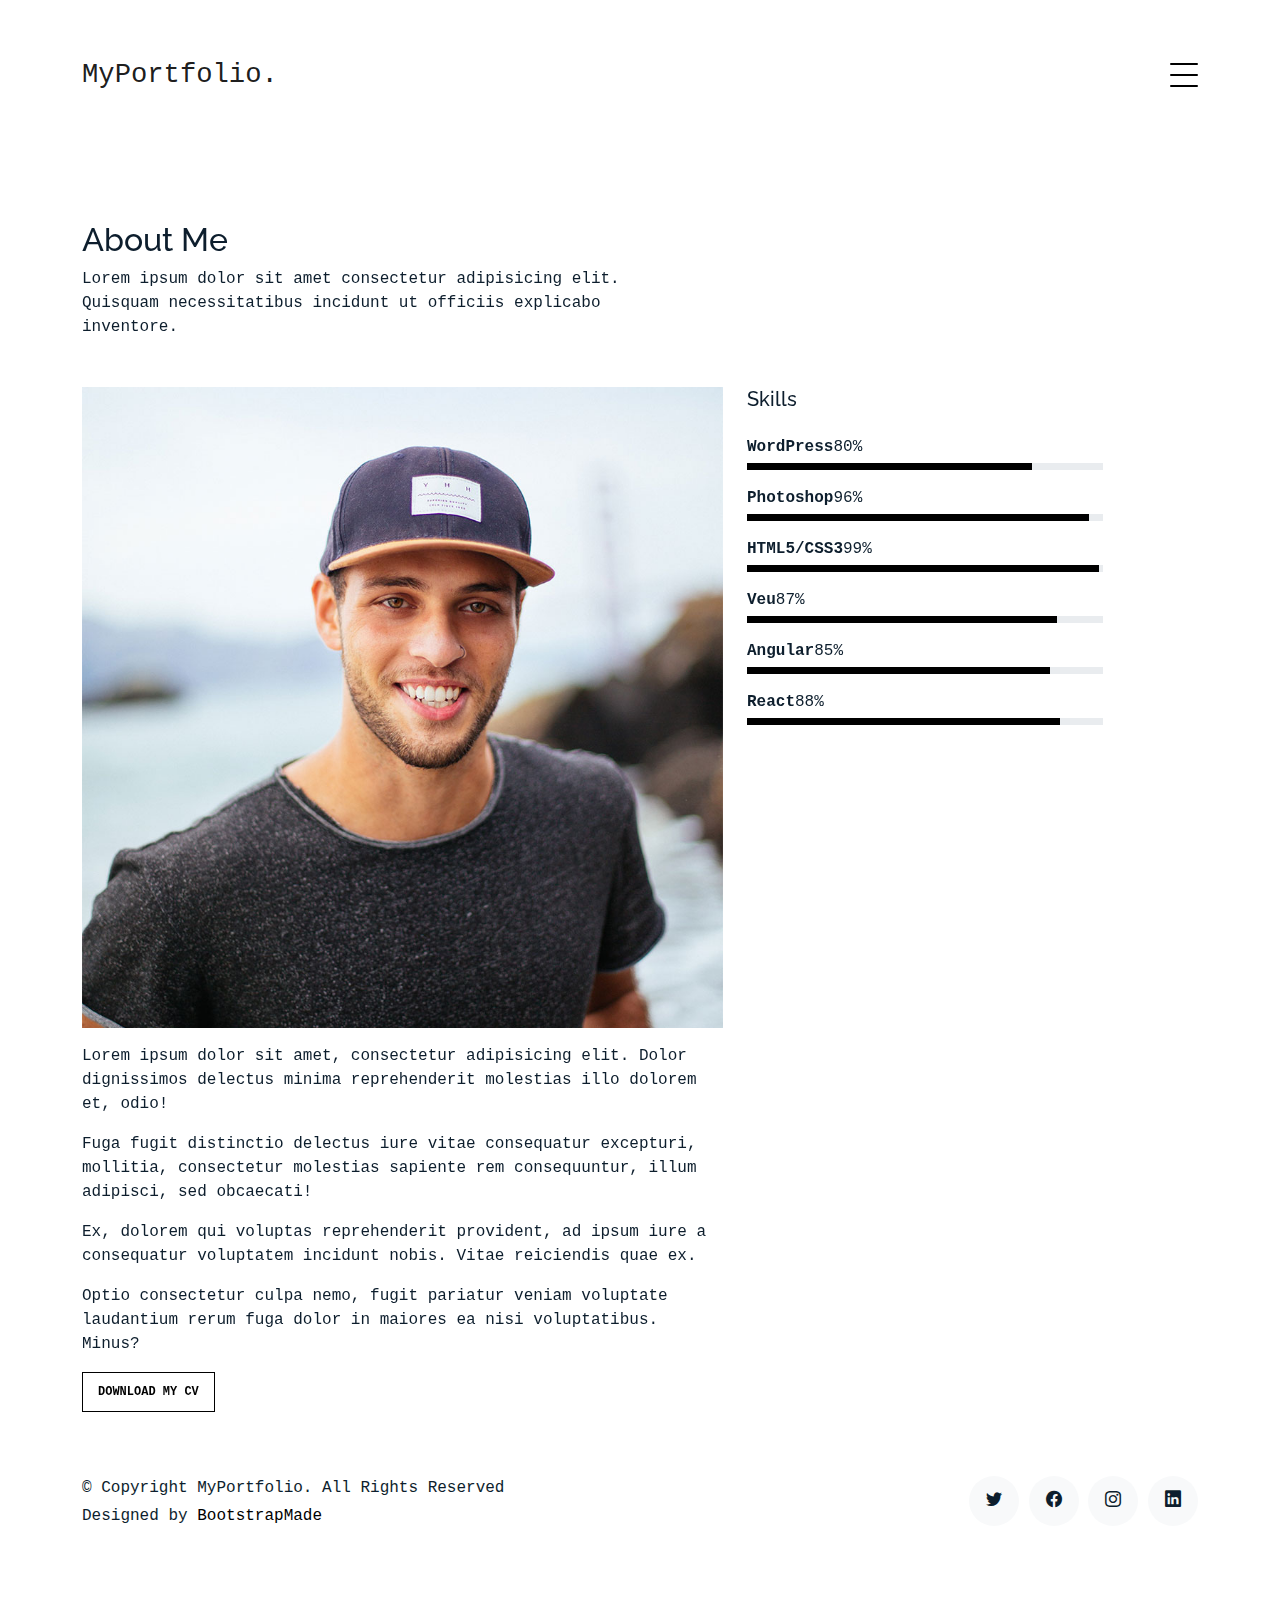
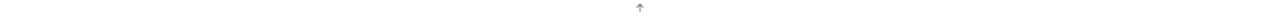
<file: about.html>
<!DOCTYPE html>
<html lang="en">

<head>
  <meta charset="utf-8">
  <meta content="width=device-width, initial-scale=1.0" name="viewport">

  <title>MyPortfolio Bootstrap Template - About</title>
  <meta content="" name="description">
  <meta content="" name="keywords">

  <!-- Favicons -->
  <link href="assets/img/favicon.png" rel="icon">
  <link href="assets/img/apple-touch-icon.png" rel="apple-touch-icon">

  <!-- Google Fonts -->
  <link href="https://fonts.googleapis.com/css?family=https://fonts.googleapis.com/css?family=Inconsolata:400,500,600,700|Raleway:400,400i,500,500i,600,600i,700,700i" rel="stylesheet">

  <!-- Vendor CSS Files -->
  <link href="assets/vendor/aos/aos.css" rel="stylesheet">
  <link href="assets/vendor/bootstrap/css/bootstrap.min.css" rel="stylesheet">
  <link href="assets/vendor/bootstrap-icons/bootstrap-icons.css" rel="stylesheet">
  <link href="assets/vendor/swiper/swiper-bundle.min.css" rel="stylesheet">

  <!-- Template Main CSS File -->
  <link href="assets/css/style.css" rel="stylesheet">

  <!-- =======================================================
  * Template Name: MyPortfolio - v4.2.0
  * Template URL: https://bootstrapmade.com/myportfolio-bootstrap-portfolio-website-template/
  * Author: BootstrapMade.com
  * License: https://bootstrapmade.com/license/
  ======================================================== -->
</head>

<body>

  <!-- ======= Navbar ======= -->
  <div class="collapse navbar-collapse custom-navmenu" id="main-navbar">
    <div class="container py-2 py-md-5">
      <div class="row align-items-start">
        <div class="col-md-2">
          <ul class="custom-menu">
            <li><a href="index.html">Home</a></li>
            <li class="active"><a href="about.html">About Me</a></li>
            <li><a href="services.html">Services</a></li>
            <li><a href="works.html">Works</a></li>
            <li><a href="contact.html">Contact</a></li>
          </ul>
        </div>
        <div class="col-md-6 d-none d-md-block  mr-auto">
          <div class="tweet d-flex">
            <span class="bi bi-twitter text-white mt-2 mr-3"></span>
            <div>
              <p><em>Lorem ipsum dolor sit amet consectetur adipisicing elit. Quisquam necessitatibus incidunt ut officiis explicabo inventore. <br> <a href="#">t.co/v82jsk</a></em></p>
            </div>
          </div>
        </div>
        <div class="col-md-4 d-none d-md-block">
          <h3>Hire Me</h3>
          <p>Lorem ipsum dolor sit amet consectetur adipisicing elit. Quisquam necessitatibus incidunt ut officiisexplicabo inventore. <br> <a href="#">myemail@gmail.com</a></p>
        </div>
      </div>

    </div>
  </div>

  <nav class="navbar navbar-light custom-navbar">
    <div class="container">
      <a class="navbar-brand" href="index.html">MyPortfolio.</a>
      <a href="#" class="burger" data-bs-toggle="collapse" data-bs-target="#main-navbar">
        <span></span>
      </a>
    </div>
  </nav>

  <main id="main">

    <section class="section pb-5">
      <div class="container">
        <div class="row mb-5 align-items-end">
          <div class="col-md-6" data-aos="fade-up">

            <h2>About Me</h2>
            <p class="mb-0">Lorem ipsum dolor sit amet consectetur adipisicing elit. Quisquam necessitatibus incidunt ut
              officiis explicabo inventore.</p>
          </div>

        </div>

        <div class="row">
          <div class="col-md-4 ml-auto order-2" data-aos="fade-up">
            <h3 class="h3 mb-4">Skills</h3>
            <ul class="list-unstyled">
              <li class="mb-3">
                <div class="d-flex mb-1">
                  <strong>WordPress</strong>
                  <span class="ml-auto">80%</span>
                </div>
                <div class="progress custom-progress">
                  <div class="progress-bar" role="progressbar" style="width: 80%" aria-valuenow="80" aria-valuemin="0" aria-valuemax="100"></div>
                </div>
              </li>
              <li class="mb-3">
                <div class="d-flex mb-1">
                  <strong>Photoshop</strong>
                  <span class="ml-auto">96%</span>
                </div>
                <div class="progress custom-progress">
                  <div class="progress-bar" role="progressbar" style="width: 96%" aria-valuenow="96" aria-valuemin="0" aria-valuemax="100"></div>
                </div>
              </li>
              <li class="mb-3">
                <div class="d-flex mb-1">
                  <strong>HTML5/CSS3</strong>
                  <span class="ml-auto">99%</span>
                </div>
                <div class="progress custom-progress">
                  <div class="progress-bar" role="progressbar" style="width: 99%" aria-valuenow="99" aria-valuemin="0" aria-valuemax="100"></div>
                </div>
              </li>
              <li class="mb-3">
                <div class="d-flex mb-1">
                  <strong>Veu</strong>
                  <span class="ml-auto">87%</span>
                </div>
                <div class="progress custom-progress">
                  <div class="progress-bar" role="progressbar" style="width: 87%" aria-valuenow="87" aria-valuemin="0" aria-valuemax="100"></div>
                </div>
              </li>
              <li class="mb-3">
                <div class="d-flex mb-1">
                  <strong>Angular</strong>
                  <span class="ml-auto">85%</span>
                </div>
                <div class="progress custom-progress">
                  <div class="progress-bar" role="progressbar" style="width: 85%" aria-valuenow="85" aria-valuemin="0" aria-valuemax="100"></div>
                </div>
              </li>
              <li class="mb-3">
                <div class="d-flex mb-1">
                  <strong>React</strong>
                  <span class="ml-auto">88%</span>
                </div>
                <div class="progress custom-progress">
                  <div class="progress-bar" role="progressbar" style="width: 88%" aria-valuenow="88" aria-valuemin="0" aria-valuemax="100"></div>
                </div>
              </li>
            </ul>
          </div>

          <div class="col-md-7 mb-5 mb-md-0" data-aos="fade-up">
            <p><img src="assets/img/person_1_sq.jpg" alt="Image" class="img-fluid"></p>
            <p>Lorem ipsum dolor sit amet, consectetur adipisicing elit. Dolor dignissimos delectus minima reprehenderit
              molestias illo dolorem et, odio!</p>
            <p>Fuga fugit distinctio delectus iure vitae consequatur excepturi, mollitia, consectetur molestias sapiente
              rem consequuntur, illum adipisci, sed obcaecati!</p>
            <p>Ex, dolorem qui voluptas reprehenderit provident, ad ipsum iure a consequatur voluptatem incidunt nobis.
              Vitae reiciendis quae ex.</p>
            <p>Optio consectetur culpa nemo, fugit pariatur veniam voluptate laudantium rerum fuga dolor in maiores ea
              nisi voluptatibus. Minus?</p>
            <p><a href="#" class="readmore">Download my CV</a></p>
          </div>

        </div>

      </div>

    </section>

  </main><!-- End #main -->

  <!-- ======= Footer ======= -->
  <footer class="footer" role="contentinfo">
    <div class="container">
      <div class="row">
        <div class="col-sm-6">
          <p class="mb-1">&copy; Copyright MyPortfolio. All Rights Reserved</p>
          <div class="credits">
            <!--
            All the links in the footer should remain intact.
            You can delete the links only if you purchased the pro version.
            Licensing information: https://bootstrapmade.com/license/
            Purchase the pro version with working PHP/AJAX contact form: https://bootstrapmade.com/buy/?theme=MyPortfolio
          -->
            Designed by <a href="https://bootstrapmade.com/">BootstrapMade</a>
          </div>
        </div>
        <div class="col-sm-6 social text-md-end">
          <a href="#"><span class="bi bi-twitter"></span></a>
          <a href="#"><span class="bi bi-facebook"></span></a>
          <a href="#"><span class="bi bi-instagram"></span></a>
          <a href="#"><span class="bi bi-linkedin"></span></a>
        </div>
      </div>
    </div>
  </footer>

  <a href="#" class="back-to-top d-flex align-items-center justify-content-center"><i class="bi bi-arrow-up-short"></i></a>

  <!-- Vendor JS Files -->
  <script src="assets/vendor/aos/aos.js"></script>
  <script src="assets/vendor/bootstrap/js/bootstrap.bundle.min.js"></script>
  <script src="assets/vendor/isotope-layout/isotope.pkgd.min.js"></script>
  <script src="assets/vendor/php-email-form/validate.js"></script>
  <script src="assets/vendor/swiper/swiper-bundle.min.js"></script>

  <!-- Template Main JS File -->
  <script src="assets/js/main.js"></script>

</body>

</html>
</file>
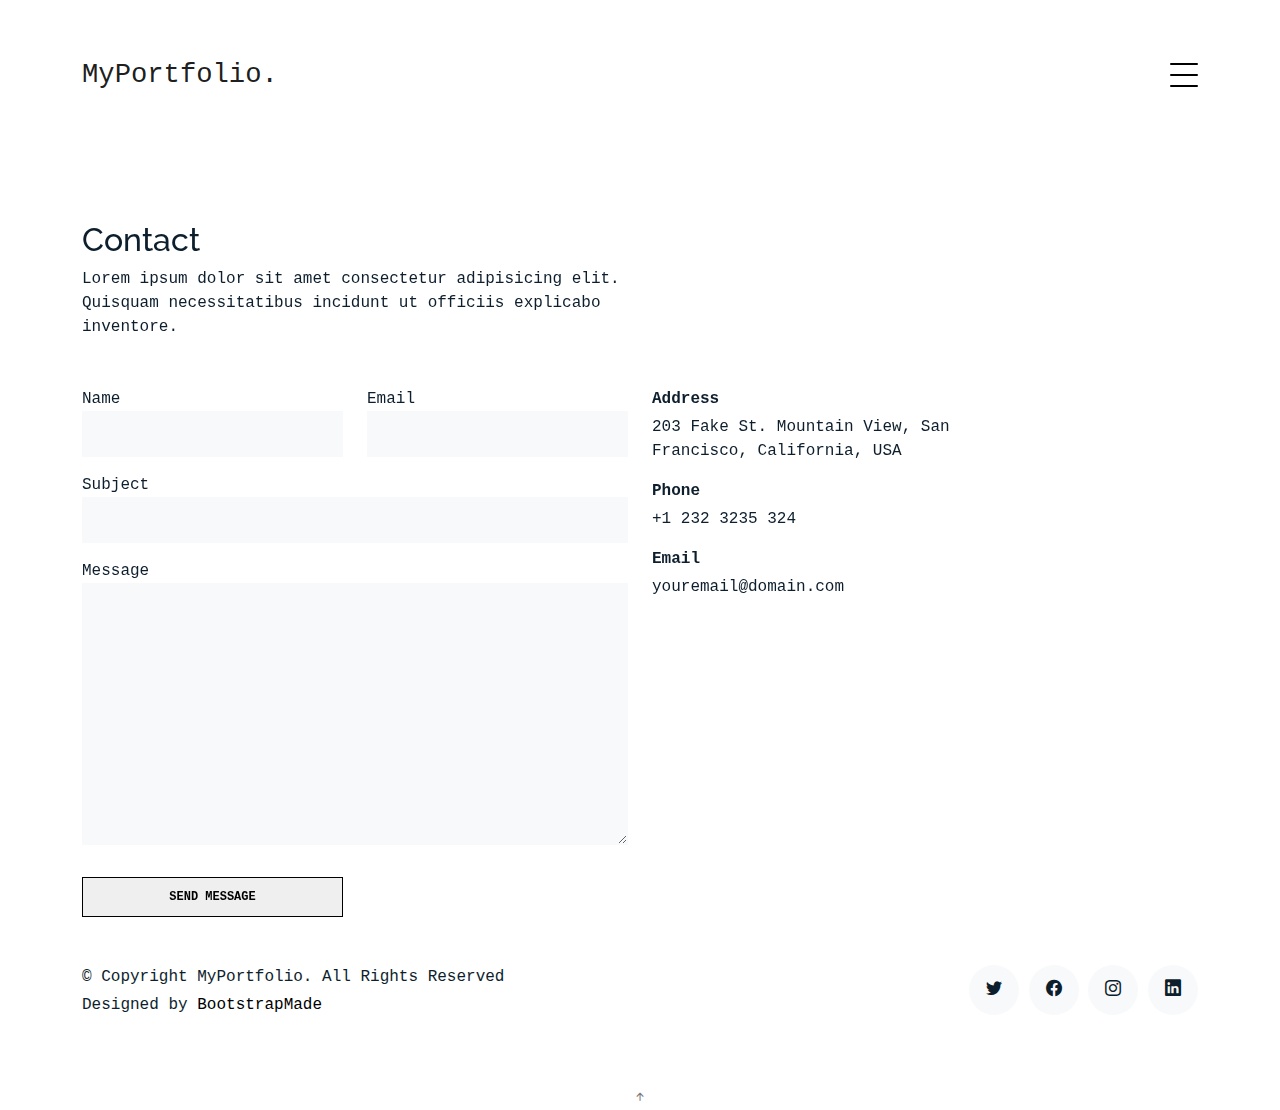
<file: contact.html>
<!DOCTYPE html>
<html lang="en">

<head>
  <meta charset="utf-8">
  <meta content="width=device-width, initial-scale=1.0" name="viewport">

  <title>MyPortfolio Bootstrap Template - Contact</title>
  <meta content="" name="description">
  <meta content="" name="keywords">

  <!-- Favicons -->
  <link href="assets/img/favicon.png" rel="icon">
  <link href="assets/img/apple-touch-icon.png" rel="apple-touch-icon">

  <!-- Google Fonts -->
  <link href="https://fonts.googleapis.com/css?family=https://fonts.googleapis.com/css?family=Inconsolata:400,500,600,700|Raleway:400,400i,500,500i,600,600i,700,700i" rel="stylesheet">

  <!-- Vendor CSS Files -->
  <link href="assets/vendor/aos/aos.css" rel="stylesheet">
  <link href="assets/vendor/bootstrap/css/bootstrap.min.css" rel="stylesheet">
  <link href="assets/vendor/bootstrap-icons/bootstrap-icons.css" rel="stylesheet">
  <link href="assets/vendor/swiper/swiper-bundle.min.css" rel="stylesheet">

  <!-- Template Main CSS File -->
  <link href="assets/css/style.css" rel="stylesheet">

  <!-- =======================================================
  * Template Name: MyPortfolio - v4.2.0
  * Template URL: https://bootstrapmade.com/myportfolio-bootstrap-portfolio-website-template/
  * Author: BootstrapMade.com
  * License: https://bootstrapmade.com/license/
  ======================================================== -->
</head>

<body>

  <!-- ======= Navbar ======= -->
  <div class="collapse navbar-collapse custom-navmenu" id="main-navbar">
    <div class="container py-2 py-md-5">
      <div class="row align-items-start">
        <div class="col-md-2">
          <ul class="custom-menu">
            <li><a href="index.html">Home</a></li>
            <li><a href="about.html">About Me</a></li>
            <li><a href="services.html">Services</a></li>
            <li><a href="works.html">Works</a></li>
            <li class="active"><a href="contact.html">Contact</a></li>
          </ul>
        </div>
        <div class="col-md-6 d-none d-md-block  mr-auto">
          <div class="tweet d-flex">
            <span class="bi bi-twitter text-white mt-2 mr-3"></span>
            <div>
              <p><em>Lorem ipsum dolor sit amet consectetur adipisicing elit. Quisquam necessitatibus incidunt ut officiis explicabo inventore. <br> <a href="#">t.co/v82jsk</a></em></p>
            </div>
          </div>
        </div>
        <div class="col-md-4 d-none d-md-block">
          <h3>Hire Me</h3>
          <p>Lorem ipsum dolor sit amet consectetur adipisicing elit. Quisquam necessitatibus incidunt ut officiisexplicabo inventore. <br> <a href="#">myemail@gmail.com</a></p>
        </div>
      </div>

    </div>
  </div>

  <nav class="navbar navbar-light custom-navbar">
    <div class="container">
      <a class="navbar-brand" href="index.html">MyPortfolio.</a>
      <a href="#" class="burger" data-bs-toggle="collapse" data-bs-target="#main-navbar">
        <span></span>
      </a>
    </div>
  </nav>

  <main id="main">

    <section class="section pb-5">
      <div class="container">

        <div class="row mb-5 align-items-end">
          <div class="col-md-6" data-aos="fade-up">
            <h2>Contact</h2>
            <p class="mb-0">Lorem ipsum dolor sit amet consectetur adipisicing elit. Quisquam necessitatibus incidunt ut
              officiis explicabo inventore.
            </p>
          </div>

        </div>

        <div class="row">
          <div class="col-md-6 mb-5 mb-md-0" data-aos="fade-up">

            <form action="forms/contact.php" method="post" role="form" class="php-email-form">

              <div class="row gy-3">
                <div class="col-md-6 form-group">
                  <label for="name">Name</label>
                  <input type="text" name="name" class="form-control" id="name" required>
                </div>
                <div class="col-md-6 form-group">
                  <label for="name">Email</label>
                  <input type="email" class="form-control" name="email" id="email" required>
                </div>
                <div class="col-md-12 form-group">
                  <label for="name">Subject</label>
                  <input type="text" class="form-control" name="subject" id="subject" required>
                </div>
                <div class="col-md-12 form-group">
                  <label for="name">Message</label>
                  <textarea class="form-control" name="message" cols="30" rows="10" required></textarea>
                </div>

                <div class="col-md-12 my-3">
                  <div class="loading">Loading</div>
                  <div class="error-message"></div>
                  <div class="sent-message">Your message has been sent. Thank you!</div>
                </div>

                <div class="col-md-6 mt-0 form-group">
                  <input type="submit" class="readmore d-block w-100" value="Send Message">
                </div>
              </div>

            </form>

          </div>

          <div class="col-md-4 ml-auto order-2" data-aos="fade-up">
            <ul class="list-unstyled">
              <li class="mb-3">
                <strong class="d-block mb-1">Address</strong>
                <span>203 Fake St. Mountain View, San Francisco, California, USA</span>
              </li>
              <li class="mb-3">
                <strong class="d-block mb-1">Phone</strong>
                <span>+1 232 3235 324</span>
              </li>
              <li class="mb-3">
                <strong class="d-block mb-1">Email</strong>
                <span>youremail@domain.com</span>
              </li>
            </ul>
          </div>

        </div>

      </div>

    </section>

  </main><!-- End #main -->

  <!-- ======= Footer ======= -->
  <footer class="footer" role="contentinfo">
    <div class="container">
      <div class="row">
        <div class="col-sm-6">
          <p class="mb-1">&copy; Copyright MyPortfolio. All Rights Reserved</p>
          <div class="credits">
            <!--
            All the links in the footer should remain intact.
            You can delete the links only if you purchased the pro version.
            Licensing information: https://bootstrapmade.com/license/
            Purchase the pro version with working PHP/AJAX contact form: https://bootstrapmade.com/buy/?theme=MyPortfolio
          -->
            Designed by <a href="https://bootstrapmade.com/">BootstrapMade</a>
          </div>
        </div>
        <div class="col-sm-6 social text-md-end">
          <a href="#"><span class="bi bi-twitter"></span></a>
          <a href="#"><span class="bi bi-facebook"></span></a>
          <a href="#"><span class="bi bi-instagram"></span></a>
          <a href="#"><span class="bi bi-linkedin"></span></a>
        </div>
      </div>
    </div>
  </footer>

  <a href="#" class="back-to-top d-flex align-items-center justify-content-center"><i class="bi bi-arrow-up-short"></i></a>

  <!-- Vendor JS Files -->
  <script src="assets/vendor/aos/aos.js"></script>
  <script src="assets/vendor/bootstrap/js/bootstrap.bundle.min.js"></script>
  <script src="assets/vendor/isotope-layout/isotope.pkgd.min.js"></script>
  <script src="assets/vendor/php-email-form/validate.js"></script>
  <script src="assets/vendor/swiper/swiper-bundle.min.js"></script>

  <!-- Template Main JS File -->
  <script src="assets/js/main.js"></script>

</body>

</html>
</file>
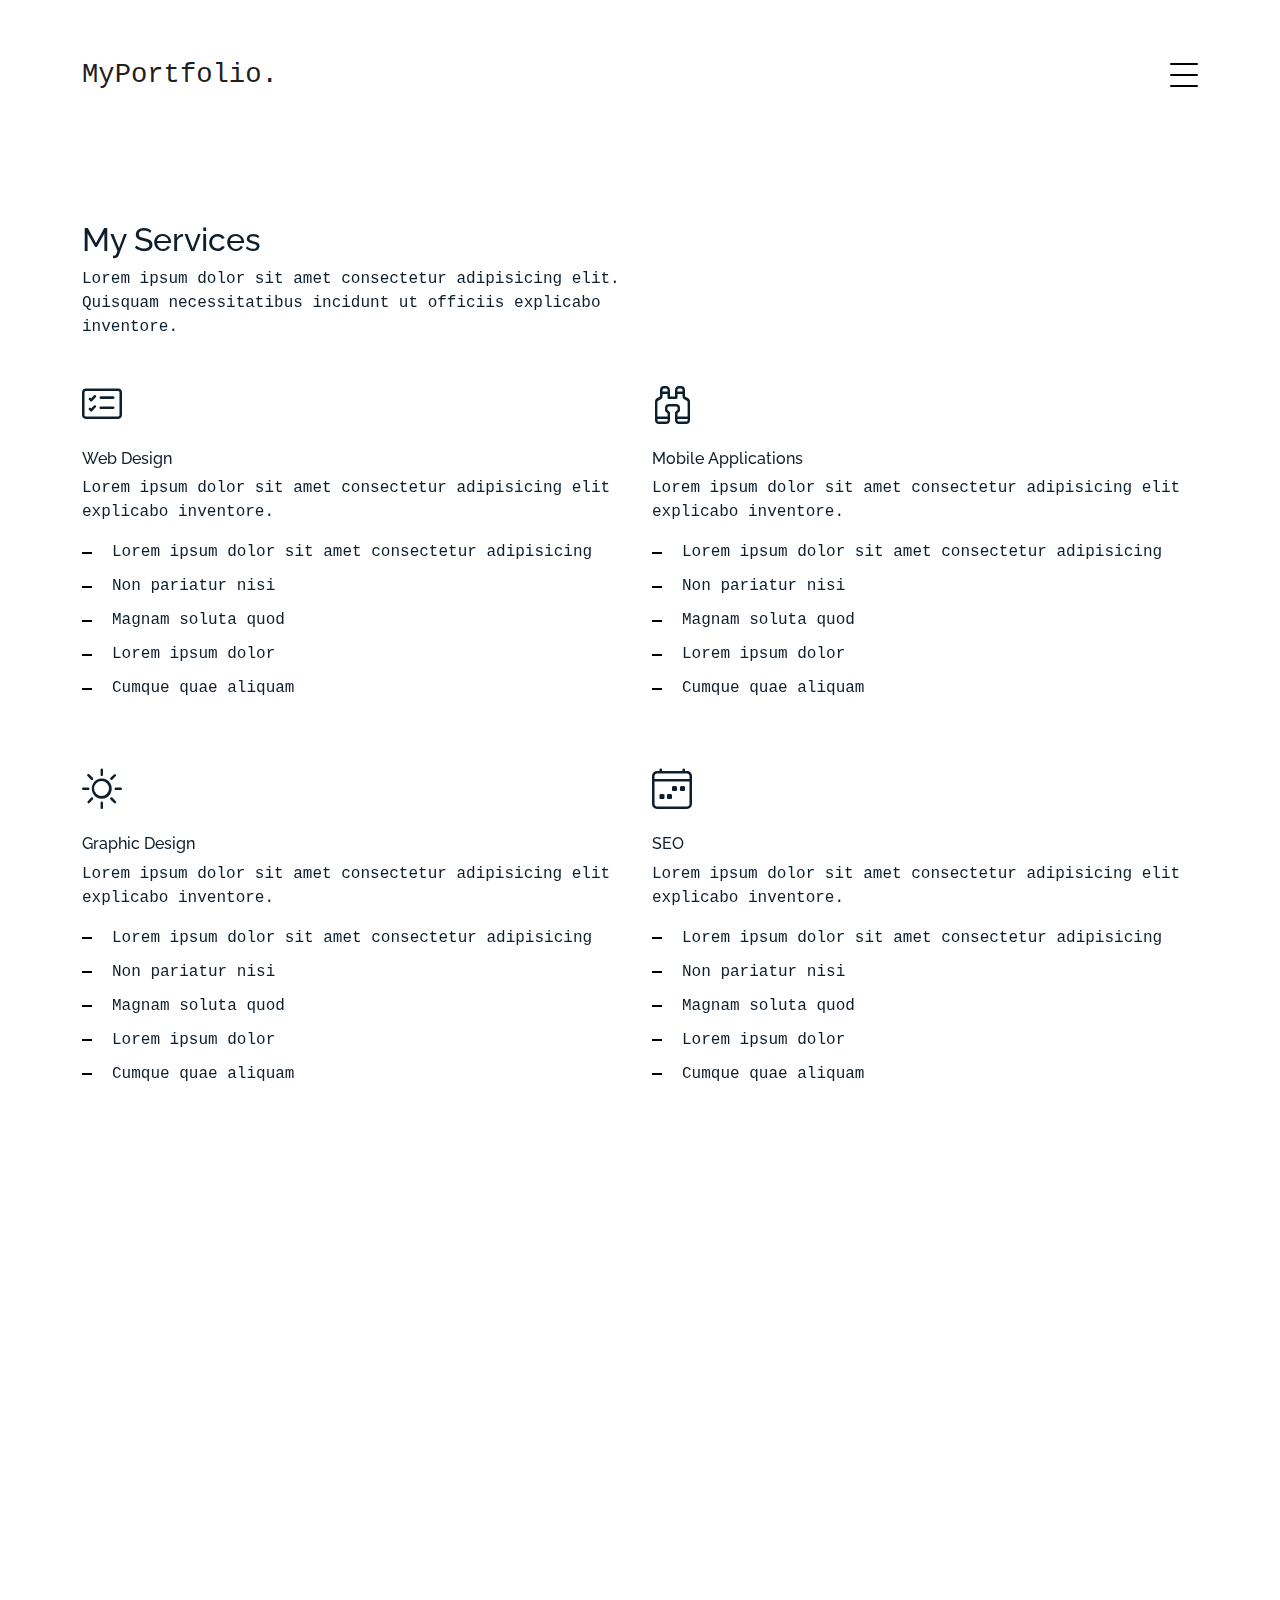
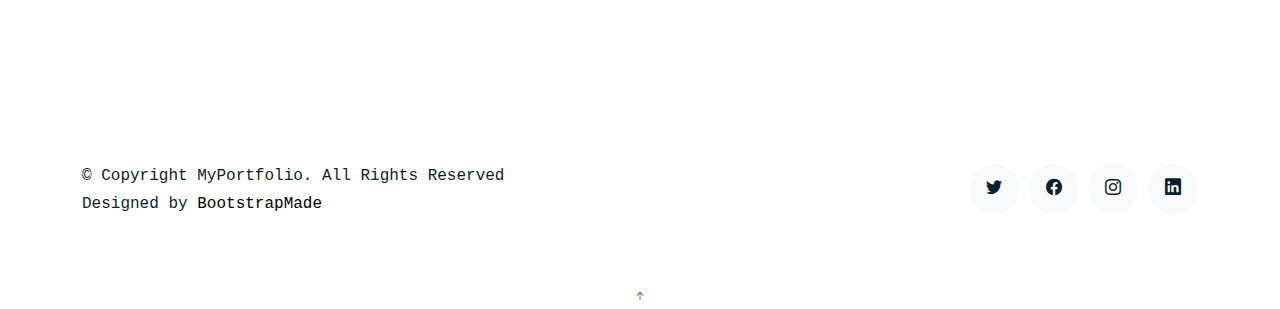
<file: services.html>
<!DOCTYPE html>
<html lang="en">

<head>
  <meta charset="utf-8">
  <meta content="width=device-width, initial-scale=1.0" name="viewport">

  <title>MyPortfolio Bootstrap Template - Services</title>
  <meta content="" name="description">
  <meta content="" name="keywords">

  <!-- Favicons -->
  <link href="assets/img/favicon.png" rel="icon">
  <link href="assets/img/apple-touch-icon.png" rel="apple-touch-icon">

  <!-- Google Fonts -->
  <link href="https://fonts.googleapis.com/css?family=https://fonts.googleapis.com/css?family=Inconsolata:400,500,600,700|Raleway:400,400i,500,500i,600,600i,700,700i" rel="stylesheet">

  <!-- Vendor CSS Files -->
  <link href="assets/vendor/aos/aos.css" rel="stylesheet">
  <link href="assets/vendor/bootstrap/css/bootstrap.min.css" rel="stylesheet">
  <link href="assets/vendor/bootstrap-icons/bootstrap-icons.css" rel="stylesheet">
  <link href="assets/vendor/swiper/swiper-bundle.min.css" rel="stylesheet">

  <!-- Template Main CSS File -->
  <link href="assets/css/style.css" rel="stylesheet">

  <!-- =======================================================
  * Template Name: MyPortfolio - v4.2.0
  * Template URL: https://bootstrapmade.com/myportfolio-bootstrap-portfolio-website-template/
  * Author: BootstrapMade.com
  * License: https://bootstrapmade.com/license/
  ======================================================== -->
</head>

<body>

  <!-- ======= Navbar ======= -->
  <div class="collapse navbar-collapse custom-navmenu" id="main-navbar">
    <div class="container py-2 py-md-5">
      <div class="row align-items-start">
        <div class="col-md-2">
          <ul class="custom-menu">
            <li><a href="index.html">Home</a></li>
            <li><a href="about.html">About Me</a></li>
            <li class="active"><a href="services.html">Services</a></li>
            <li><a href="works.html">Works</a></li>
            <li><a href="contact.html">Contact</a></li>
          </ul>
        </div>
        <div class="col-md-6 d-none d-md-block  mr-auto">
          <div class="tweet d-flex">
            <span class="bi bi-twitter text-white mt-2 mr-3"></span>
            <div>
              <p><em>Lorem ipsum dolor sit amet consectetur adipisicing elit. Quisquam necessitatibus incidunt ut officiis explicabo inventore. <br> <a href="#">t.co/v82jsk</a></em></p>
            </div>
          </div>
        </div>
        <div class="col-md-4 d-none d-md-block">
          <h3>Hire Me</h3>
          <p>Lorem ipsum dolor sit amet consectetur adipisicing elit. Quisquam necessitatibus incidunt ut officiisexplicabo inventore. <br> <a href="#">myemail@gmail.com</a></p>
        </div>
      </div>

    </div>
  </div>

  <nav class="navbar navbar-light custom-navbar">
    <div class="container">
      <a class="navbar-brand" href="index.html">MyPortfolio.</a>
      <a href="#" class="burger" data-bs-toggle="collapse" data-bs-target="#main-navbar">
        <span></span>
      </a>
    </div>
  </nav>

  <main id="main">

    <section class="section">
      <div class="container">
        <div class="row mb-4 align-items-center">
          <div class="col-md-6" data-aos="fade-up">

            <h2>My Services</h2>
            <p>Lorem ipsum dolor sit amet consectetur adipisicing elit. Quisquam necessitatibus incidunt ut officiis
              explicabo inventore.</p>

          </div>

        </div>
      </div>

      <div class="site-section pb-0 services">
        <div class="container">

          <div class="row">

            <div class="col-12 col-sm-6 col-md-6 col-lg-6 mb-5" data-aos="fade-up" data-aos-delay="">
              <i class="bi bi-card-checklist"></i>
              <h4 class="h4 mb-2">Web Design</h4>
              <p>Lorem ipsum dolor sit amet consectetur adipisicing elit explicabo inventore.</p>
              <ul class="list-unstyled list-line">
                <li>Lorem ipsum dolor sit amet consectetur adipisicing</li>
                <li>Non pariatur nisi</li>
                <li>Magnam soluta quod</li>
                <li>Lorem ipsum dolor</li>
                <li>Cumque quae aliquam</li>
              </ul>
            </div>
            <div class="col-12 col-sm-6 col-md-6 col-lg-6 mb-5" data-aos="fade-up" data-aos-delay="100">
              <i class="bi bi-binoculars"></i>
              <h4 class="h4 mb-2">Mobile Applications</h4>
              <p>Lorem ipsum dolor sit amet consectetur adipisicing elit explicabo inventore.</p>
              <ul class="list-unstyled list-line">
                <li>Lorem ipsum dolor sit amet consectetur adipisicing</li>
                <li>Non pariatur nisi</li>
                <li>Magnam soluta quod</li>
                <li>Lorem ipsum dolor</li>
                <li>Cumque quae aliquam</li>
              </ul>
            </div>
            <div class="col-12 col-sm-6 col-md-6 col-lg-6 mb-5" data-aos="fade-up" data-aos-delay="">
              <i class="bi bi-brightness-high"></i>
              <h4 class="h4 mb-2">Graphic Design</h4>
              <p>Lorem ipsum dolor sit amet consectetur adipisicing elit explicabo inventore.</p>
              <ul class="list-unstyled list-line">
                <li>Lorem ipsum dolor sit amet consectetur adipisicing</li>
                <li>Non pariatur nisi</li>
                <li>Magnam soluta quod</li>
                <li>Lorem ipsum dolor</li>
                <li>Cumque quae aliquam</li>
              </ul>
            </div>
            <div class="col-12 col-sm-6 col-md-6 col-lg-6 mb-5" data-aos="fade-up" data-aos-delay="100">
              <i class="bi bi-calendar4-week"></i>
              <h4 class="h4 mb-2">SEO</h4>
              <p>Lorem ipsum dolor sit amet consectetur adipisicing elit explicabo inventore.</p>
              <ul class="list-unstyled list-line">
                <li>Lorem ipsum dolor sit amet consectetur adipisicing</li>
                <li>Non pariatur nisi</li>
                <li>Magnam soluta quod</li>
                <li>Lorem ipsum dolor</li>
                <li>Cumque quae aliquam</li>
              </ul>
            </div>
          </div>
        </div>
      </div>
    </section>

    <!-- ======= Testimonials Section ======= -->
    <section class="section pt-0">
      <div class="container">

        <div class="testimonials-slider swiper-container" data-aos="fade-up" data-aos-delay="100">
          <div class="swiper-wrapper">

            <div class="swiper-slide">
              <div class="testimonial-wrap">
                <div class="testimonial">
                  <img src="assets/img/person_1.jpg" alt="Image" class="img-fluid">
                  <blockquote>
                    <p>Lorem ipsum dolor sit amet consectetur adipisicing elit. Quisquam necessitatibus incidunt ut officiis
                      explicabo inventore.</p>
                  </blockquote>
                  <p>&mdash; Jean Hicks</p>
                </div>
              </div>
            </div><!-- End testimonial item -->

            <div class="swiper-slide">
              <div class="testimonial-wrap">
                <div class="testimonial">
                  <img src="assets/img/person_2.jpg" alt="Image" class="img-fluid">
                  <blockquote>
                    <p>Lorem ipsum dolor sit amet consectetur adipisicing elit. Quisquam necessitatibus incidunt ut officiis
                      explicabo inventore.</p>
                  </blockquote>
                  <p>&mdash; Chris Stanworth</p>
                </div>
              </div>
            </div><!-- End testimonial item -->

          </div>
          <div class="swiper-pagination"></div>
        </div>

      </div>
    </section><!-- End Testimonials Section -->

  </main><!-- End #main -->

  <!-- ======= Footer ======= -->
  <footer class="footer" role="contentinfo">
    <div class="container">
      <div class="row">
        <div class="col-sm-6">
          <p class="mb-1">&copy; Copyright MyPortfolio. All Rights Reserved</p>
          <div class="credits">
            <!--
            All the links in the footer should remain intact.
            You can delete the links only if you purchased the pro version.
            Licensing information: https://bootstrapmade.com/license/
            Purchase the pro version with working PHP/AJAX contact form: https://bootstrapmade.com/buy/?theme=MyPortfolio
          -->
            Designed by <a href="https://bootstrapmade.com/">BootstrapMade</a>
          </div>
        </div>
        <div class="col-sm-6 social text-md-end">
          <a href="#"><span class="bi bi-twitter"></span></a>
          <a href="#"><span class="bi bi-facebook"></span></a>
          <a href="#"><span class="bi bi-instagram"></span></a>
          <a href="#"><span class="bi bi-linkedin"></span></a>
        </div>
      </div>
    </div>
  </footer>

  <a href="#" class="back-to-top d-flex align-items-center justify-content-center"><i class="bi bi-arrow-up-short"></i></a>

  <!-- Vendor JS Files -->
  <script src="assets/vendor/aos/aos.js"></script>
  <script src="assets/vendor/bootstrap/js/bootstrap.bundle.min.js"></script>
  <script src="assets/vendor/isotope-layout/isotope.pkgd.min.js"></script>
  <script src="assets/vendor/php-email-form/validate.js"></script>
  <script src="assets/vendor/swiper/swiper-bundle.min.js"></script>

  <!-- Template Main JS File -->
  <script src="assets/js/main.js"></script>

</body>

</html>
</file>
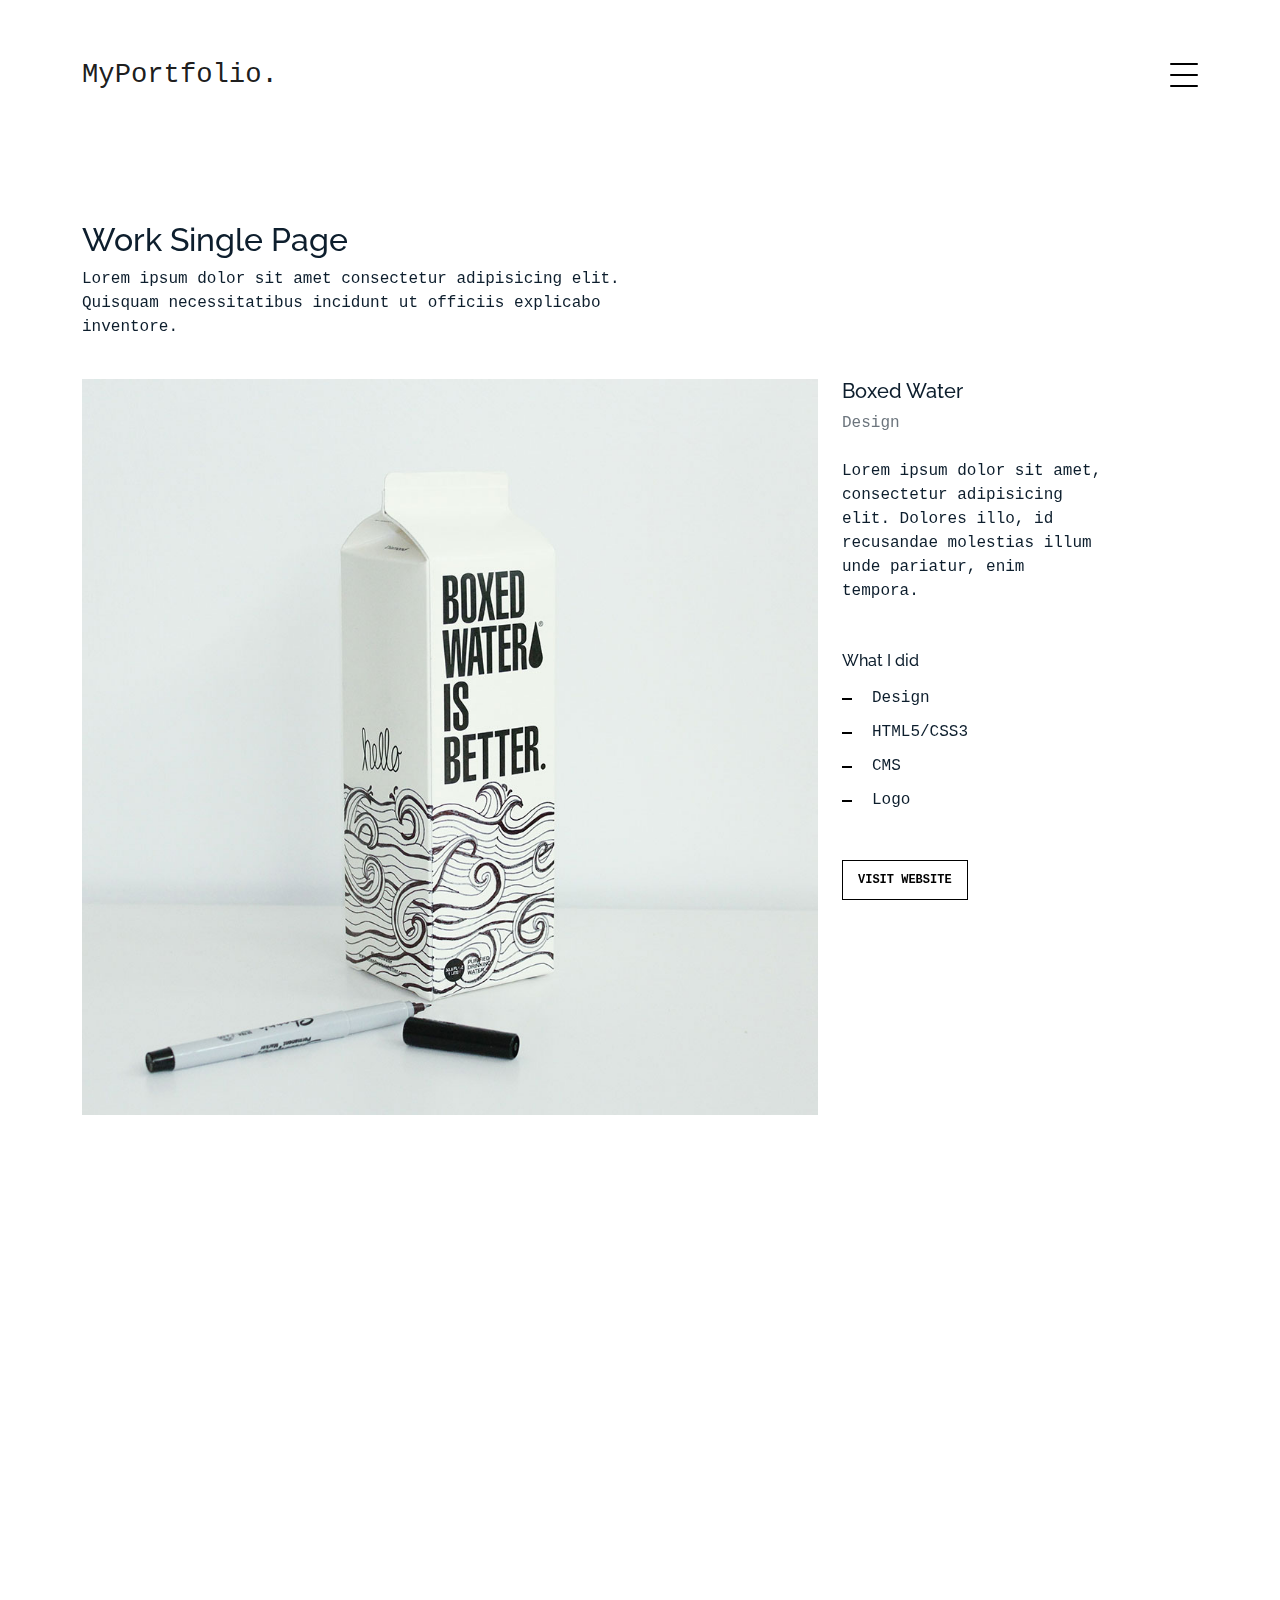
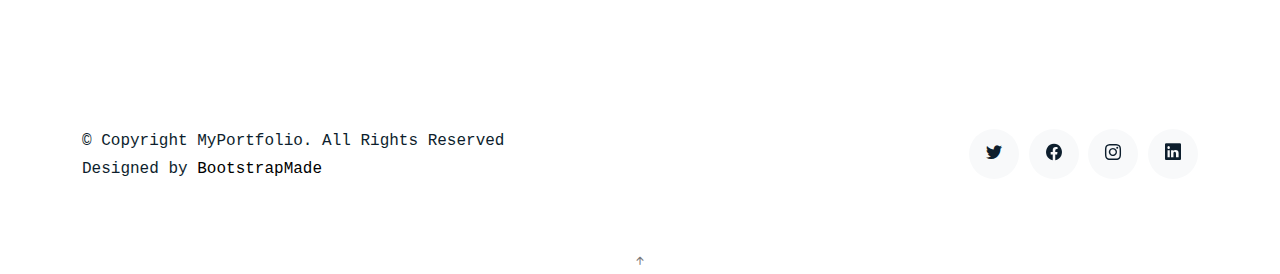
<file: work-single.html>
<!DOCTYPE html>
<html lang="en">

<head>
  <meta charset="utf-8">
  <meta content="width=device-width, initial-scale=1.0" name="viewport">

  <title>MyPortfolio Bootstrap Template - Work Single</title>
  <meta content="" name="description">
  <meta content="" name="keywords">

  <!-- Favicons -->
  <link href="assets/img/favicon.png" rel="icon">
  <link href="assets/img/apple-touch-icon.png" rel="apple-touch-icon">

  <!-- Google Fonts -->
  <link href="https://fonts.googleapis.com/css?family=https://fonts.googleapis.com/css?family=Inconsolata:400,500,600,700|Raleway:400,400i,500,500i,600,600i,700,700i" rel="stylesheet">

  <!-- Vendor CSS Files -->
  <link href="assets/vendor/aos/aos.css" rel="stylesheet">
  <link href="assets/vendor/bootstrap/css/bootstrap.min.css" rel="stylesheet">
  <link href="assets/vendor/bootstrap-icons/bootstrap-icons.css" rel="stylesheet">
  <link href="assets/vendor/swiper/swiper-bundle.min.css" rel="stylesheet">

  <!-- Template Main CSS File -->
  <link href="assets/css/style.css" rel="stylesheet">

  <!-- =======================================================
  * Template Name: MyPortfolio - v4.2.0
  * Template URL: https://bootstrapmade.com/myportfolio-bootstrap-portfolio-website-template/
  * Author: BootstrapMade.com
  * License: https://bootstrapmade.com/license/
  ======================================================== -->
</head>

<body>

  <!-- ======= Navbar ======= -->
  <div class="collapse navbar-collapse custom-navmenu" id="main-navbar">
    <div class="container py-2 py-md-5">
      <div class="row align-items-start">
        <div class="col-md-2">
          <ul class="custom-menu">
            <li><a href="index.html">Home</a></li>
            <li><a href="about.html">About Me</a></li>
            <li><a href="services.html">Services</a></li>
            <li class="active"><a href="works.html">Works</a></li>
            <li><a href="contact.html">Contact</a></li>
          </ul>
        </div>
        <div class="col-md-6 d-none d-md-block  mr-auto">
          <div class="tweet d-flex">
            <span class="bi bi-twitter text-white mt-2 mr-3"></span>
            <div>
              <p><em>Lorem ipsum dolor sit amet consectetur adipisicing elit. Quisquam necessitatibus incidunt ut officiis explicabo inventore. <br> <a href="#">t.co/v82jsk</a></em></p>
            </div>
          </div>
        </div>
        <div class="col-md-4 d-none d-md-block">
          <h3>Hire Me</h3>
          <p>Lorem ipsum dolor sit amet consectetur adipisicing elit. Quisquam necessitatibus incidunt ut officiisexplicabo inventore. <br> <a href="#">myemail@gmail.com</a></p>
        </div>
      </div>

    </div>
  </div>

  <nav class="navbar navbar-light custom-navbar">
    <div class="container">
      <a class="navbar-brand" href="index.html">MyPortfolio.</a>
      <a href="#" class="burger" data-bs-toggle="collapse" data-bs-target="#main-navbar">
        <span></span>
      </a>
    </div>
  </nav>

  <main id="main">

    <section class="section">
      <div class="container">
        <div class="row mb-4 align-items-center">
          <div class="col-md-6" data-aos="fade-up">
            <h2>Work Single Page</h2>
            <p>Lorem ipsum dolor sit amet consectetur adipisicing elit. Quisquam necessitatibus incidunt ut officiis explicabo inventore.</p>
          </div>
        </div>
      </div>

      <div class="site-section pb-0">
        <div class="container">
          <div class="row align-items-stretch">
            <div class="col-md-8" data-aos="fade-up">
              <img src="assets/img/img_1_big.jpg" alt="Image" class="img-fluid">
            </div>
            <div class="col-md-3 ml-auto" data-aos="fade-up" data-aos-delay="100">
              <div class="sticky-content">
                <h3 class="h3">Boxed Water</h3>
                <p class="mb-4"><span class="text-muted">Design</span></p>

                <div class="mb-5">
                  <p>Lorem ipsum dolor sit amet, consectetur adipisicing elit. Dolores illo, id recusandae molestias
                    illum unde pariatur, enim tempora.</p>

                </div>

                <h4 class="h4 mb-3">What I did</h4>
                <ul class="list-unstyled list-line mb-5">
                  <li>Design</li>
                  <li>HTML5/CSS3</li>
                  <li>CMS</li>
                  <li>Logo</li>
                </ul>

                <p><a href="#" class="readmore">Visit Website</a></p>
              </div>
            </div>
          </div>
        </div>
    </section>

    <!-- ======= Testimonials Section ======= -->
    <section class="section pt-0">
      <div class="container">

        <div class="testimonials-slider swiper-container" data-aos="fade-up" data-aos-delay="100">
          <div class="swiper-wrapper">

            <div class="swiper-slide">
              <div class="testimonial-wrap">
                <div class="testimonial">
                  <img src="assets/img/person_1.jpg" alt="Image" class="img-fluid">
                  <blockquote>
                    <p>Lorem ipsum dolor sit amet consectetur adipisicing elit. Quisquam necessitatibus incidunt ut officiis
                      explicabo inventore.</p>
                  </blockquote>
                  <p>&mdash; Jean Hicks</p>
                </div>
              </div>
            </div><!-- End testimonial item -->

            <div class="swiper-slide">
              <div class="testimonial-wrap">
                <div class="testimonial">
                  <img src="assets/img/person_2.jpg" alt="Image" class="img-fluid">
                  <blockquote>
                    <p>Lorem ipsum dolor sit amet consectetur adipisicing elit. Quisquam necessitatibus incidunt ut officiis
                      explicabo inventore.</p>
                  </blockquote>
                  <p>&mdash; Chris Stanworth</p>
                </div>
              </div>
            </div><!-- End testimonial item -->

          </div>
          <div class="swiper-pagination"></div>
        </div>

      </div>
    </section><!-- End Testimonials Section -->

  </main><!-- End #main -->

  <!-- ======= Footer ======= -->
  <footer class="footer" role="contentinfo">
    <div class="container">
      <div class="row">
        <div class="col-sm-6">
          <p class="mb-1">&copy; Copyright MyPortfolio. All Rights Reserved</p>
          <div class="credits">
            <!--
            All the links in the footer should remain intact.
            You can delete the links only if you purchased the pro version.
            Licensing information: https://bootstrapmade.com/license/
            Purchase the pro version with working PHP/AJAX contact form: https://bootstrapmade.com/buy/?theme=MyPortfolio
          -->
            Designed by <a href="https://bootstrapmade.com/">BootstrapMade</a>
          </div>
        </div>
        <div class="col-sm-6 social text-md-end">
          <a href="#"><span class="bi bi-twitter"></span></a>
          <a href="#"><span class="bi bi-facebook"></span></a>
          <a href="#"><span class="bi bi-instagram"></span></a>
          <a href="#"><span class="bi bi-linkedin"></span></a>
        </div>
      </div>
    </div>
  </footer>

  <a href="#" class="back-to-top d-flex align-items-center justify-content-center"><i class="bi bi-arrow-up-short"></i></a>

  <!-- Vendor JS Files -->
  <script src="assets/vendor/aos/aos.js"></script>
  <script src="assets/vendor/bootstrap/js/bootstrap.bundle.min.js"></script>
  <script src="assets/vendor/isotope-layout/isotope.pkgd.min.js"></script>
  <script src="assets/vendor/php-email-form/validate.js"></script>
  <script src="assets/vendor/swiper/swiper-bundle.min.js"></script>

  <!-- Template Main JS File -->
  <script src="assets/js/main.js"></script>

</body>

</html>
</file>
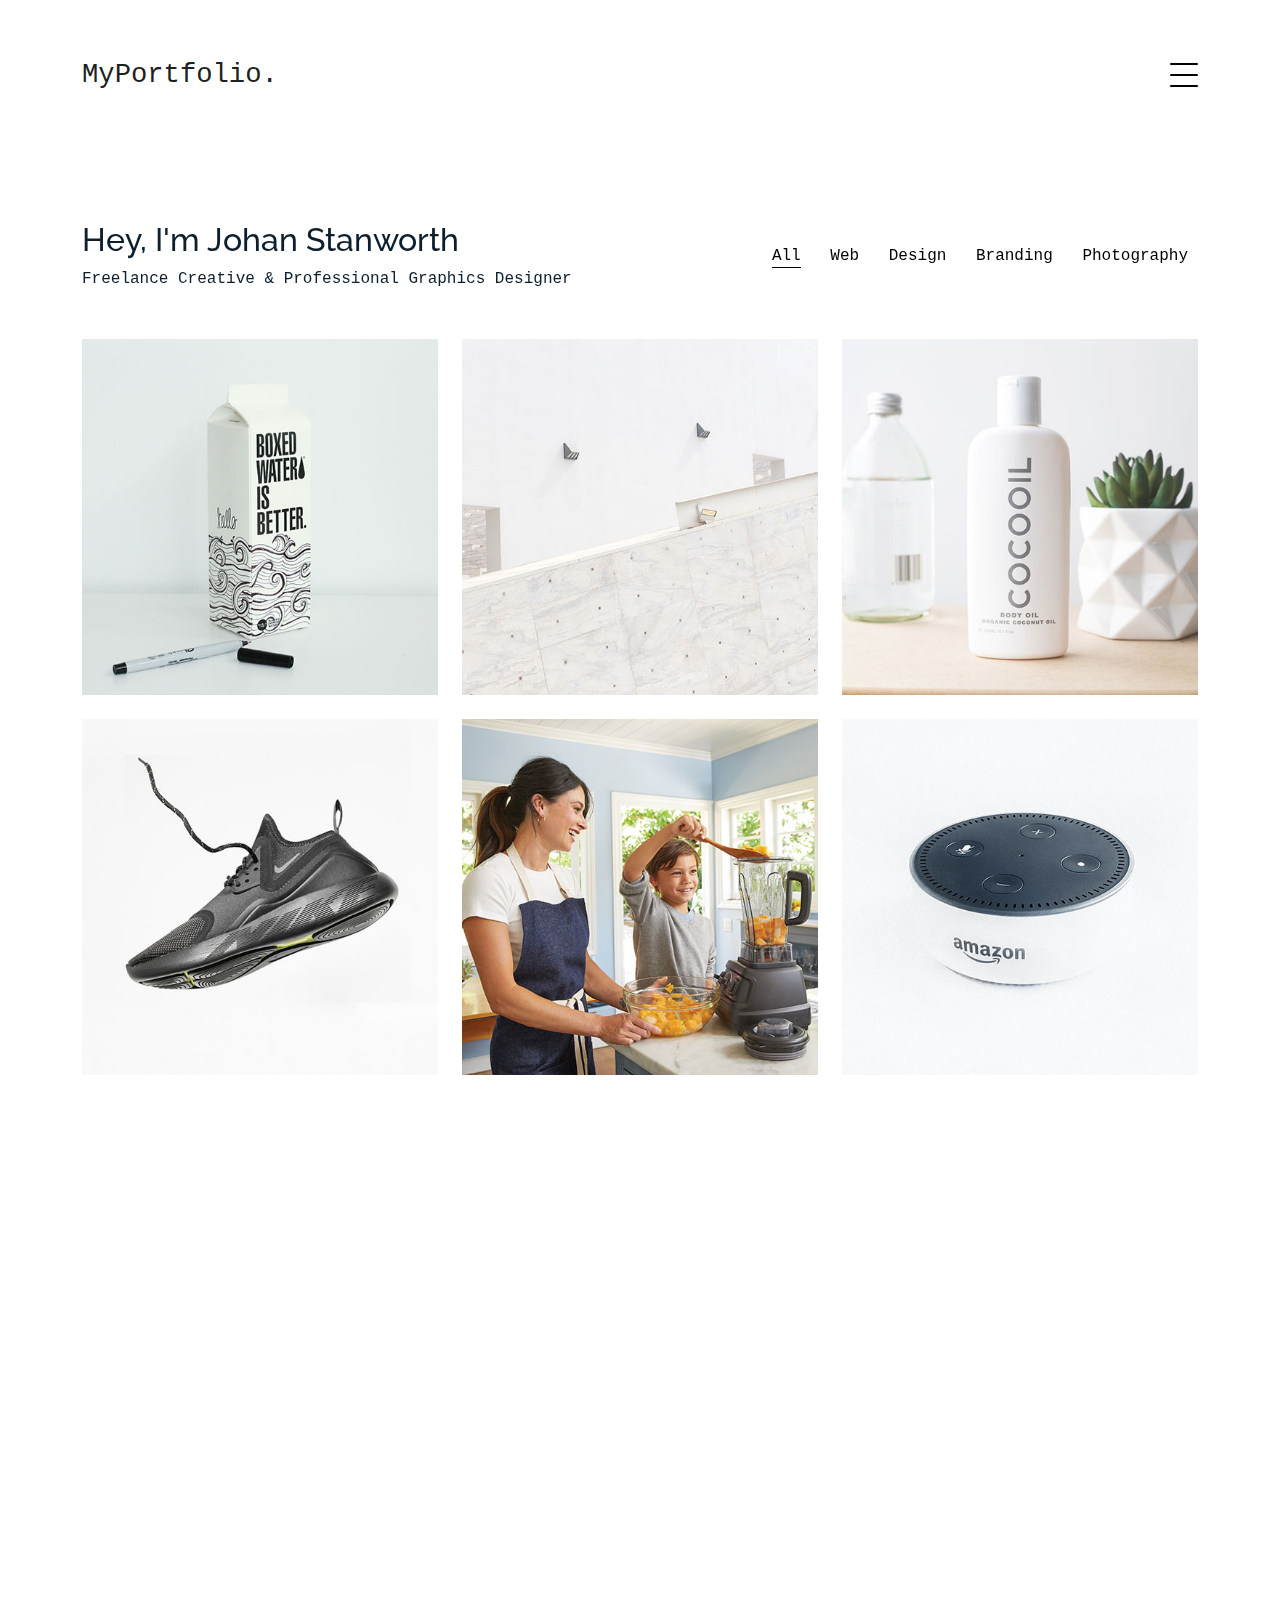
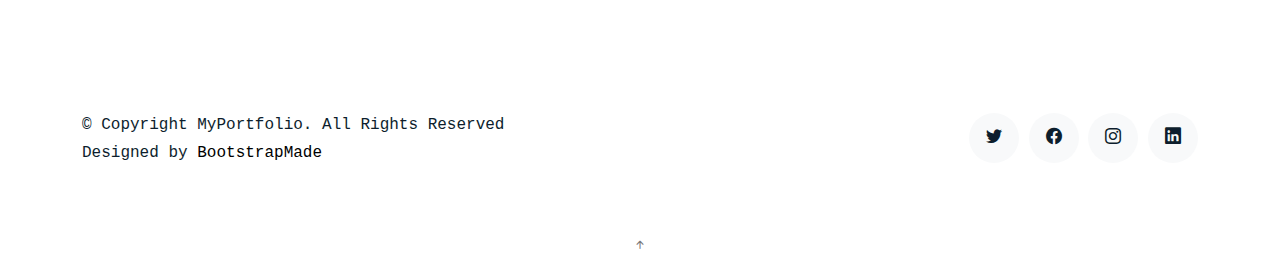
<file: works.html>
<!DOCTYPE html>
<html lang="en">

<head>
  <meta charset="utf-8">
  <meta content="width=device-width, initial-scale=1.0" name="viewport">

  <title>MyPortfolio Bootstrap Template - Works</title>
  <meta content="" name="description">
  <meta content="" name="keywords">

  <!-- Favicons -->
  <link href="assets/img/favicon.png" rel="icon">
  <link href="assets/img/apple-touch-icon.png" rel="apple-touch-icon">

  <!-- Google Fonts -->
  <link href="https://fonts.googleapis.com/css?family=https://fonts.googleapis.com/css?family=Inconsolata:400,500,600,700|Raleway:400,400i,500,500i,600,600i,700,700i" rel="stylesheet">

  <!-- Vendor CSS Files -->
  <link href="assets/vendor/aos/aos.css" rel="stylesheet">
  <link href="assets/vendor/bootstrap/css/bootstrap.min.css" rel="stylesheet">
  <link href="assets/vendor/bootstrap-icons/bootstrap-icons.css" rel="stylesheet">
  <link href="assets/vendor/swiper/swiper-bundle.min.css" rel="stylesheet">

  <!-- Template Main CSS File -->
  <link href="assets/css/style.css" rel="stylesheet">

  <!-- =======================================================
  * Template Name: MyPortfolio - v4.2.0
  * Template URL: https://bootstrapmade.com/myportfolio-bootstrap-portfolio-website-template/
  * Author: BootstrapMade.com
  * License: https://bootstrapmade.com/license/
  ======================================================== -->
</head>

<body>

  <!-- ======= Navbar ======= -->
  <div class="collapse navbar-collapse custom-navmenu" id="main-navbar">
    <div class="container py-2 py-md-5">
      <div class="row align-items-start">
        <div class="col-md-2">
          <ul class="custom-menu">
            <li><a href="index.html">Home</a></li>
            <li><a href="about.html">About Me</a></li>
            <li><a href="services.html">Services</a></li>
            <li class="active"><a href="works.html">Works</a></li>
            <li><a href="contact.html">Contact</a></li>
          </ul>
        </div>
        <div class="col-md-6 d-none d-md-block  mr-auto">
          <div class="tweet d-flex">
            <span class="bi bi-twitter text-white mt-2 mr-3"></span>
            <div>
              <p><em>Lorem ipsum dolor sit amet consectetur adipisicing elit. Quisquam necessitatibus incidunt ut officiis explicabo inventore. <br> <a href="#">t.co/v82jsk</a></em></p>
            </div>
          </div>
        </div>
        <div class="col-md-4 d-none d-md-block">
          <h3>Hire Me</h3>
          <p>Lorem ipsum dolor sit amet consectetur adipisicing elit. Quisquam necessitatibus incidunt ut officiisexplicabo inventore. <br> <a href="#">myemail@gmail.com</a></p>
        </div>
      </div>

    </div>
  </div>

  <nav class="navbar navbar-light custom-navbar">
    <div class="container">
      <a class="navbar-brand" href="index.html">MyPortfolio.</a>
      <a href="#" class="burger" data-bs-toggle="collapse" data-bs-target="#main-navbar">
        <span></span>
      </a>
    </div>
  </nav>

  <main id="main">

    <!-- ======= Works Section ======= -->
    <section class="section site-portfolio">
      <div class="container">
        <div class="row mb-5 align-items-center">
          <div class="col-md-12 col-lg-6 mb-4 mb-lg-0" data-aos="fade-up">
            <h2>Hey, I'm Johan Stanworth</h2>
            <p class="mb-0">Freelance Creative &amp; Professional Graphics Designer</p>
          </div>
          <div class="col-md-12 col-lg-6 text-start text-lg-end" data-aos="fade-up" data-aos-delay="100">
            <div id="filters" class="filters">
              <a href="#" data-filter="*" class="active">All</a>
              <a href="#" data-filter=".web">Web</a>
              <a href="#" data-filter=".design">Design</a>
              <a href="#" data-filter=".branding">Branding</a>
              <a href="#" data-filter=".photography">Photography</a>
            </div>
          </div>
        </div>
        <div id="portfolio-grid" class="row no-gutter" data-aos="fade-up" data-aos-delay="200">
          <div class="item web col-sm-6 col-md-4 col-lg-4 mb-4">
            <a href="work-single.html" class="item-wrap fancybox">
              <div class="work-info">
                <h3>Boxed Water</h3>
                <span>Web</span>
              </div>
              <img class="img-fluid" src="assets/img/img_1.jpg">
            </a>
          </div>
          <div class="item photography col-sm-6 col-md-4 col-lg-4 mb-4">
            <a href="work-single.html" class="item-wrap fancybox">
              <div class="work-info">
                <h3>Build Indoo</h3>
                <span>Photography</span>
              </div>
              <img class="img-fluid" src="assets/img/img_2.jpg">
            </a>
          </div>
          <div class="item branding col-sm-6 col-md-4 col-lg-4 mb-4">
            <a href="work-single.html" class="item-wrap fancybox">
              <div class="work-info">
                <h3>Cocooil</h3>
                <span>Branding</span>
              </div>
              <img class="img-fluid" src="assets/img/img_3.jpg">
            </a>
          </div>
          <div class="item design col-sm-6 col-md-4 col-lg-4 mb-4">
            <a href="work-single.html" class="item-wrap fancybox">
              <div class="work-info">
                <h3>Nike Shoe</h3>
                <span>Design</span>
              </div>
              <img class="img-fluid" src="assets/img/img_4.jpg">
            </a>
          </div>
          <div class="item photography col-sm-6 col-md-4 col-lg-4 mb-4">
            <a href="work-single.html" class="item-wrap fancybox">
              <div class="work-info">
                <h3>Kitchen Sink</h3>
                <span>Photography</span>
              </div>
              <img class="img-fluid" src="assets/img/img_5.jpg">
            </a>
          </div>
          <div class="item branding col-sm-6 col-md-4 col-lg-4 mb-4">
            <a href="work-single.html" class="item-wrap fancybox">
              <div class="work-info">
                <h3>Amazon</h3>
                <span>brandingn</span>
              </div>
              <img class="img-fluid" src="assets/img/img_6.jpg">
            </a>
          </div>
        </div>
      </div>
    </section><!-- End  Works Section -->

    <!-- ======= Testimonials Section ======= -->
    <section class="section pt-0">
      <div class="container">

        <div class="testimonials-slider swiper-container" data-aos="fade-up" data-aos-delay="100">
          <div class="swiper-wrapper">

            <div class="swiper-slide">
              <div class="testimonial-wrap">
                <div class="testimonial">
                  <img src="assets/img/person_1.jpg" alt="Image" class="img-fluid">
                  <blockquote>
                    <p>Lorem ipsum dolor sit amet consectetur adipisicing elit. Quisquam necessitatibus incidunt ut officiis
                      explicabo inventore.</p>
                  </blockquote>
                  <p>&mdash; Jean Hicks</p>
                </div>
              </div>
            </div><!-- End testimonial item -->

            <div class="swiper-slide">
              <div class="testimonial-wrap">
                <div class="testimonial">
                  <img src="assets/img/person_2.jpg" alt="Image" class="img-fluid">
                  <blockquote>
                    <p>Lorem ipsum dolor sit amet consectetur adipisicing elit. Quisquam necessitatibus incidunt ut officiis
                      explicabo inventore.</p>
                  </blockquote>
                  <p>&mdash; Chris Stanworth</p>
                </div>
              </div>
            </div><!-- End testimonial item -->

          </div>
          <div class="swiper-pagination"></div>
        </div>

      </div>
    </section><!-- End Testimonials Section -->

  </main><!-- End #main -->

  <!-- ======= Footer ======= -->
  <footer class="footer" role="contentinfo">
    <div class="container">
      <div class="row">
        <div class="col-sm-6">
          <p class="mb-1">&copy; Copyright MyPortfolio. All Rights Reserved</p>
          <div class="credits">
            <!--
            All the links in the footer should remain intact.
            You can delete the links only if you purchased the pro version.
            Licensing information: https://bootstrapmade.com/license/
            Purchase the pro version with working PHP/AJAX contact form: https://bootstrapmade.com/buy/?theme=MyPortfolio
          -->
            Designed by <a href="https://bootstrapmade.com/">BootstrapMade</a>
          </div>
        </div>
        <div class="col-sm-6 social text-md-end">
          <a href="#"><span class="bi bi-twitter"></span></a>
          <a href="#"><span class="bi bi-facebook"></span></a>
          <a href="#"><span class="bi bi-instagram"></span></a>
          <a href="#"><span class="bi bi-linkedin"></span></a>
        </div>
      </div>
    </div>
  </footer>

  <a href="#" class="back-to-top d-flex align-items-center justify-content-center"><i class="bi bi-arrow-up-short"></i></a>

  <!-- Vendor JS Files -->
  <script src="assets/vendor/aos/aos.js"></script>
  <script src="assets/vendor/bootstrap/js/bootstrap.bundle.min.js"></script>
  <script src="assets/vendor/isotope-layout/isotope.pkgd.min.js"></script>
  <script src="assets/vendor/php-email-form/validate.js"></script>
  <script src="assets/vendor/swiper/swiper-bundle.min.js"></script>

  <!-- Template Main JS File -->
  <script src="assets/js/main.js"></script>

</body>

</html>
</file>
<file: intragama/dua/styles/main_styles.css>
@charset "utf-8";
/* CSS Document */

/******************************

[Table of Contents]

1. Fonts
2. Body and some general stuff
3. Header
	3.1 Top Bar
	3.2 Header Main
	3.3 Main Navigation
	3.4 Page Menu
4. Banner
5. Characteristics
6. Deals of the week
	6.1 Deals
	6.2 Featured
7. Popular Categories
8. Banner 2
9. Hot New Arrivals
10. Hot Best Sellers
11. Adverts
12. Trends
13. Latest Reviews
14. Recently Viewed
15. Brands
16. Newsletter
17. Footer


******************************/

/***********
1. Fonts
***********/

@import url('https://fonts.googleapis.com/css?family=Montserrat:300,400,500,600,700,800,900|Rubik:300,400,500,700,900');

/*********************************
2. Body and some general stuff
*********************************/

*
{
	margin: 0;
	padding: 0;
	-webkit-font-smoothing: antialiased;
	-webkit-text-shadow: rgba(0,0,0,.01) 0 0 1px;
	text-shadow: rgba(0,0,0,.01) 0 0 1px;
}
body
{
	font-family: 'Rubik', sans-serif;
	font-size: 14px;
	font-weight: 400;
	background: #FFFFFF;
	color: #000000;
}
div
{
	display: block;
	position: relative;
	-webkit-box-sizing: border-box;
    -moz-box-sizing: border-box;
    box-sizing: border-box;
}
ul
{
	list-style: none;
	margin-bottom: 0px;
}
p
{
	font-family: 'Rubik', sans-serif;
	font-size: 14px;
	line-height: 1.7;
	font-weight: 400;
	color: #828282;
	-webkit-font-smoothing: antialiased;
	-webkit-text-shadow: rgba(0,0,0,.01) 0 0 1px;
	text-shadow: rgba(0,0,0,.01) 0 0 1px;
}
p a
{
	display: inline;
	position: relative;
	color: inherit;
	border-bottom: solid 1px #ffa07f;
	-webkit-transition: all 200ms ease;
	-moz-transition: all 200ms ease;
	-ms-transition: all 200ms ease;
	-o-transition: all 200ms ease;
	transition: all 200ms ease;
}
a, a:hover, a:visited, a:active, a:link
{
	text-decoration: none;
	-webkit-font-smoothing: antialiased;
	-webkit-text-shadow: rgba(0,0,0,.01) 0 0 1px;
	text-shadow: rgba(0,0,0,.01) 0 0 1px;
}
p a:active
{
	position: relative;
	color: #FF6347;
}
p a:hover
{
	color: #FFFFFF;
	background: #ffa07f;
}
p a:hover::after
{
	opacity: 0.2;
}
::selection
{
	
}
p::selection
{
	
}
h1{font-size: 48px;}
h2{font-size: 36px;}
h3{font-size: 24px;}
h4{font-size: 18px;}
h5{font-size: 14px;}
h1, h2, h3, h4, h5, h6
{
	font-family: 'Rubik', sans-serif;
	font-weight: 500;
	-webkit-font-smoothing: antialiased;
	-webkit-text-shadow: rgba(0,0,0,.01) 0 0 1px;
	text-shadow: rgba(0,0,0,.01) 0 0 1px;
}
h1::selection, 
h2::selection, 
h3::selection, 
h4::selection, 
h5::selection, 
h6::selection
{
	
}
.form-control
{
	color: #db5246;
}
section
{
	display: block;
	position: relative;
	box-sizing: border-box;
}
.clear
{
	clear: both;
}
.clearfix::before, .clearfix::after
{
	content: "";
	display: table;
}
.clearfix::after
{
	clear: both;
}
.clearfix
{
	zoom: 1;
}
.float_left
{
	float: left;
}
.float_right
{
	float: right;
}
.trans_200
{
	-webkit-transition: all 200ms ease;
	-moz-transition: all 200ms ease;
	-ms-transition: all 200ms ease;
	-o-transition: all 200ms ease;
	transition: all 200ms ease;
}
.trans_300
{
	-webkit-transition: all 300ms ease;
	-moz-transition: all 300ms ease;
	-ms-transition: all 300ms ease;
	-o-transition: all 300ms ease;
	transition: all 300ms ease;
}
.trans_400
{
	-webkit-transition: all 400ms ease;
	-moz-transition: all 400ms ease;
	-ms-transition: all 400ms ease;
	-o-transition: all 400ms ease;
	transition: all 400ms ease;
}
.trans_500
{
	-webkit-transition: all 500ms ease;
	-moz-transition: all 500ms ease;
	-ms-transition: all 500ms ease;
	-o-transition: all 500ms ease;
	transition: all 500ms ease;
}
.fill_height
{
	height: 100%;
}
.super_container
{
	width: 100%;
	overflow: hidden;
}
.prlx_parent
{
	overflow: hidden;
}
.prlx
{
	height: 130% !important;
}
.nopadding
{
	padding: 0px !important;
}
.button
{
	display: inline-block;
	background: #0e8ce4;
	border-radius: 5px;
	height: 48px;
	-webkit-transition: all 200ms ease;
	-moz-transition: all 200ms ease;
	-ms-transition: all 200ms ease;
	-o-transition: all 200ms ease;
	transition: all 200ms ease;
}
.button a
{
	display: block;
	font-size: 18px;
	font-weight: 400;
	line-height: 48px;
	color: #FFFFFF;
	padding-left: 35px;
	padding-right: 35px;
}
.button:hover
{
	opacity: 0.8;
}

/*********************************
3. Header
*********************************/

.header
{
	position: relative;
	width: 100%;
	z-index: 10;
}

/*********************************
3.1 Top Bar
*********************************/

.top_bar
{
	width: 100%;
	height: 56px;
	background: #fafafa;
	border-bottom: solid 1px rgba(0,0,0,0.05);
	z-index: 2;
}
.header.scrolled .top_bar
{
	display: none;
}
.top_bar_contact
{
	display: inline-block;
}
.top_bar_contact_item
{
	font-size: 16px;
	font-weight: 300;
	line-height: 56px;
	margin-right: 40px;
}
.top_bar_contact_item:not(:first-child)
{
	margin-right: 0px;
}
.top_bar_contact_item a
{
	font-size: 16px;
	font-weight: 300;
	line-height: 56px;
	color: #000;
	-webkit-transition: all 200ms ease;
	-moz-transition: all 200ms ease;
	-ms-transition: all 200ms ease;
	-o-transition: all 200ms ease;
	transition: all 200ms ease;
}
.top_bar_contact_item a:hover
{
	color: #8a8a8a;
}
.top_bar_contact_item:last-child
{
	margin-right: 0px;
}
.top_bar_icon
{
	display: inline-block;
	margin-right: 14px;
	-webkit-transform: translateY(-2px);
	-moz-transform: translateY(-2px);
	-ms-transform: translateY(-2px);
	-o-transform: translateY(-2px);
	transform: translateY(-2px);
}
.top_bar_menu
{
	display: inline-block;
}

.top_bar_dropdown li
{
	padding-left: 13px;
	padding-right: 13px;
}
.standard_dropdown li
{
	display: inline-block;
	position: relative;
	height: 56px;
}
.standard_dropdown li li
{
	display: block;
	width: 100%;
}
.standard_dropdown li li a
{
	display: block;
	width: 100%;
	border-bottom: solid 1px #f2f2f2;
	font-size: 16px;
}
.standard_dropdown li:last-child a
{
	border-bottom: none;
}
.standard_dropdown li.hassubs > a i
{
	display: inline-block;
	margin-left: 5px;
}
.standard_dropdown li a
{
	display: block;
	position: relative;
	font-size: 16px;
	font-weight: 300;
	color: #000000;
	line-height: 56px;
	white-space: nowrap;
	-webkit-transition: all 200ms ease;
	-moz-transition: all 200ms ease;
	-ms-transition: all 200ms ease;
	-o-transition: all 200ms ease;
	transition: all 200ms ease;
}
.standard_dropdown li a:hover
{
	color: #0e8ce4;
}
.standard_dropdown li a i
{
	display: none;
	-webkit-transform: translateY(-1px);
	-moz-transform: translateY(-1px);
	-ms-transform: translateY(-1px);
	-o-transform: translateY(-1px);
	transform: translateY(-1px);
	font-size: 12px;
}
.standard_dropdown li ul
{
	display: block;
	position: absolute;
	top: 120%;
	left: 0;
	width: auto;
	visibility: hidden;
	opacity: 0;
	background: #FFFFFF;
	box-shadow: 0px 10px 25px rgba(0,0,0,0.1);
	-webkit-transition: opacity 0.3s ease;
	-moz-transition: opacity 0.3s ease;
	-ms-transition: opacity 0.3s ease;
	-o-transition: opacity 0.3s ease;
	transition: all 0.3s ease;
	z-index: 1;
}
.standard_dropdown li:hover > ul
{
	top: 100%;
	visibility: visible;
	opacity: 1;
}
.standard_dropdown ul ul
{
	left: 100%;
	top: 0 !important;
}
.top_bar_user
{
	display: inline-block;
	margin-left: 35px;
}
.user_icon
{
	display: inline-block;
	margin-right: 7px;
	-webkit-transform: translateY(-2px);
	-moz-transform: translateY(-2px);
	-ms-transform: translateY(-2px);
	-o-transform: translateY(-2px);
	transform: translateY(-2px);
	width: 15px;
}
.user_icon img
{
	width: 100%;
}
.top_bar_user div
{
	display: inline-block;
}
.top_bar_user div:nth-child(2)
{
	margin-right: 21px;
}
.top_bar_user div:nth-child(2)::after
{
	display: block;
	position: absolute;
	top: 50%;
	-webkit-transform: translateY(-50%);
	-moz-transform: translateY(-50%);
	-ms-transform: translateY(-50%);
	-o-transform: translateY(-50%);
	transform: translateY(-50%);
	right: -13px;
	width: 1px;
	height: 17px;
	background: rgba(0,0,0,0.1);
	content: '';
}
.top_bar_user a
{
	font-size: 16px;
	font-weight: 300;
	line-height: 56px;
	color: #000;
	-webkit-transition: all 200ms ease;
	-moz-transition: all 200ms ease;
	-ms-transition: all 200ms ease;
	-o-transition: all 200ms ease;
	transition: all 200ms ease;
}
.top_bar_user a:hover
{
	color: #8a8a8a;
}

/*********************************
3.2 Header Main
*********************************/

.header_main
{
	z-index: 1;
}
.header.scrolled .header_main
{
	display: none;
}
.header_main_item
{
	top: 50%;
	-webkit-transform: translateY(-50%);
	-moz-transform: translateY(-50%);
	-ms-transform: translateY(-50%);
	-o-transform: translateY(-50%);
	transform: translateY(-50%);
}
.logo_container
{
	height: 175px;
}
.logo
{
	top: 50%;
	-webkit-transform: translateY(-50%);
	-moz-transform: translateY(-50%);
	-ms-transform: translateY(-50%);
	-o-transform: translateY(-50%);
	transform: translateY(-50%);
}
.logo a
{
	font-size: 36px;
	font-weight: 500;
	color: #0e8ce4;
}
.header_search
{
	height: 175px;
}
.header_search_content
{
	top: 50%;
	-webkit-transform: translateY(-50%);
	-moz-transform: translateY(-50%);
	-ms-transform: translateY(-50%);
	-o-transform: translateY(-50%);
	transform: translateY(-50%);
}
.header_search_form_container
{
	width: 100%;
	height: 50px;
	border: solid 1px #e5e5e5;
	border-radius: 5px;
}
.header_search_form
{
	width: 100%;
	height: 100%;
}
.header_search_input
{
	display: block;
	position: relative;
	width: calc((100% - 50px) * 0.601);
	height: 100%;
	line-height: 50px;
	border: none !important;
	outline: none !important;
	padding-left: 26px;
	color: #7f7f7f;
	float: left;
}
.header_search_input::-webkit-input-placeholder
{
	font-size: 16px !important;
	font-weight: 300;
	line-height: 50px;
	color: #a3a3a3 !important;
}
.header_search_input:-moz-placeholder /* older Firefox*/
{
	font-size: 16px !important;
	font-weight: 300;
	line-height: 50px;
	color: #a3a3a3 !important;
}
.header_search_input::-moz-placeholder /* Firefox 19+ */ 
{
	font-size: 16px !important;
	font-weight: 300;
	line-height: 50px;
	color: #a3a3a3 !important;
} 
.header_search_input:-ms-input-placeholder
{ 
	font-size: 16px !important;
	font-weight: 300;
	line-height: 50px;
	color: #a3a3a3 !important;
}
.header_search_input::input-placeholder
{
	font-size: 16px !important;
	font-weight: 300;
	line-height: 50px;
	color: #a3a3a3 !important;
}
.custom_dropdown
{
	width: calc((100% - 50px) * 0.399);
	height: 50px;
	float: left;
	padding-left: 26px;
}
.custom_dropdown::before
{
	display: block;
	position: absolute;
	top: 50%;
	-webkit-transform: translateY(-50%);
	-moz-transform: translateY(-50%);
	-ms-transform: translateY(-50%);
	-o-transform: translateY(-50%);
	transform: translateY(-50%);
	left: 0;
	width: 1px;
	height: 28px;
	background: #e5e5e5;
	content: '';
}
.custom_dropdown_list i
{
	display: inline-block;
	color: #a3a3a3;
	font-size: 10px;
	margin-left: 3px;
	-webkit-transform: translateY(-1px);
	-moz-transform: translateY(-1px);
	-ms-transform: translateY(-1px);
	-o-transform: translateY(-1px);
	transform: translateY(-1px);
}
.custom_dropdown_placeholder
{
	display: inline-block;
	font-size: 16px;
	font-weight: 300;
	color: #a3a3a3;
	line-height: 48px;
	cursor: pointer;
}
.custom_dropdown_placeholder i
{
	
}
.custom_list
{
	text-align: left;
	position: absolute;
	padding: 0;
	top: 75px;
	left: -15px;
	visibility: hidden;
	opacity: 0;
	box-shadow: 0 0 25px rgba(63, 78, 100, 0.15);
	-webkit-transition: opacity 0.2s ease;
	-moz-transition: opacity 0.2s ease;
	-ms-transition: opacity 0.2s ease;
	-o-transition: opacity 0.2s ease;
	transition: all 0.2s ease;
}
.custom_list.active
{
	visibility: visible;
	opacity: 1;
	top: 50px;
	box-shadow: 0 0 25px rgba(63, 78, 100, 0.15);
	-webkit-transition: opacity 0.3s ease;
	-moz-transition: opacity 0.3s ease;
	-ms-transition: opacity 0.3s ease;
	-o-transition: opacity 0.3s ease;
	transition: all 0.3s ease;
}
.custom_list li
{
	height: 35px;
	padding-left: 15px;
	padding-right: 15px;
	background: #FFFFFF;
}
.custom_list li a
{
	display: block;
	color: #a3a3a3;
	line-height: 35px;
	border-bottom: solid 1px #ededed;
	-webkit-transition: all 200ms ease;
	-moz-transition: all 200ms ease;
	-ms-transition: all 200ms ease;
	-o-transition: all 200ms ease;
	transition: all 200ms ease;
}
.custom_list li a:hover
{
	color: #0e8ce4;
}
select
{
	display: inline;
	border: 0;
	width: auto;
	margin-left: 10px;
	outline: none;
	-webkit-appearance: none;
	-moz-appearance: none;
	border-bottom: 2px solid #555;
	color: #7b00ff;
	-webkit-transition: all .4s ease-in-out;
	transition: all .4s ease-in-out;
}
select:hover
{
	cursor: pointer;
}
select option
{
	border: 0;
	border-bottom: 1px solid #555;
	padding: 10px;
	-webkit-appearance: none;
	-moz-appearance: none;
}
.header_search_button
{
	position: absolute;
	top: 0;
	right: 0;
	width: 50px;
	height: 100%;
	background: #0e8ce4;
	border: none;
	outline: none;
	cursor: pointer;
	border-top-right-radius: 5px;
	border-bottom-right-radius: 5px;
}
.wishlist_cart
{
	height: 175px;
}
.wishlist
{
	margin-right: 50px;
}
.wishlist_icon img
{
	width: 100%;
}
.wishlist_content
{
	margin-left: 14px;
}
.wishlist_text a
{
	font-size: 18px;
	font-weight: 400;
	color: #000000;
	-webkit-transition: all 200ms ease;
	-moz-transition: all 200ms ease;
	-ms-transition: all 200ms ease;
	-o-transition: all 200ms ease;
	transition: all 200ms ease;
}
.wishlist_text a:hover
{
	color: #0e8ce4;
}
.wishlist_count
{
	margin-top: -2px;
	color: #a3a3a3;
	font-size: 14px;
}
.cart_count
{
	position: absolute;
	bottom: -1px;
	right: -14px;
	width: 23px;
	height: 23px;
	background: #0e8ce4;
	border-radius: 50%;
	text-align: center;
}
.cart_count span
{
	display: block;
	line-height: 23px;
	font-size: 12px;
	color: #FFFFFF;
	-webkit-transform: translateY(1px);
	-moz-transform: translateY(1px);
	-ms-transform: translateY(1px);
	-o-transform: translateY(1px);
	transform: translateY(1px);
}
.cart_icon img
{
	width: 100%;
}
.cart_content
{
	margin-left: 28px;
}
.cart_text a
{
	font-size: 18px;
	font-weight: 400;
	color: #000000;
	-webkit-transition: all 200ms ease;
	-moz-transition: all 200ms ease;
	-ms-transition: all 200ms ease;
	-o-transition: all 200ms ease;
	transition: all 200ms ease;
}
.cart_text a:hover
{
	color: #0e8ce4;
}
.cart_price
{
	font-size: 14px;
	color: #a3a3a3;
	margin-top: -2px;
}

/*********************************
3.3 Main Navigation
*********************************/

.main_nav
{
	width: 100%;
	border-top: solid 1px #f2f2f2;
	box-shadow: 0px 5px 20px rgba(0,0,0,0.1);
	background: #FFFFFF;
}
.header.scrolled .main_nav
{
	position: fixed;
	top: 0;
	left: 0;
	-webkit-transition: all 200ms ease;
	-moz-transition: all 200ms ease;
	-ms-transition: all 200ms ease;
	-o-transition: all 200ms ease;
	transition: all 200ms ease;
}
.main_nav_content
{
	width: 100%;
	height: 60px;
}
.cat_menu_container
{
	width: 293px;
	height: 100%;
	background: #0e8ce4;
	padding-left: 35px;
	cursor: pointer;
	z-index: 1;
}
.cat_menu_title
{
	height: 100%;
}
.cat_burger
{
	width: 18px;
	height: 14px;
}
.cat_burger span
{
	display: block;
	position: absolute;
	left: 0;
	width: 100%;
	height: 2px;
	background: #FFFFFF;
}
.cat_burger span:nth-child(2)
{
	top: 6px;
}
.cat_burger span:nth-child(3)
{
	top: 12px;
}
.cat_menu_text
{
	font-size: 18px;
	font-weight: 400;
	color: #FFFFFF;
	text-transform: uppercase;
	margin-left: 20px;
}
.cat_menu_container ul
{
	display: block;
	position: absolute;
	top: 100%;
	left: 0;
	/*visibility: hidden;
	opacity: 0;*/
	min-width: 100%;
	background: #FFFFFF;
	box-shadow: 0px 10px 25px rgba(0,0,0,0.1);
	-webkit-transition: opacity 0.3s ease;
    -moz-transition: opacity 0.3s ease;
    -ms-transition: opacity 0.3s ease;
    -o-transition: opacity 0.3s ease;
    transition: all 0.3s ease;
}
.cat_menu_container > ul
{
	padding-top: 13px;
}
.cat_menu_container:hover .cat_menu
{
	visibility: visible;
	opacity: 1;
}
.cat_menu li
{
	display: block;
	position: relative;
	width: auto;
	height: 46px;
	border-bottom: solid 1px #f2f2f2;
	padding-left: 35px;
	padding-right: 30px;
	white-space: nowrap;
}
.cat_menu li.hassubs > a i
{
	display: block;
}
.cat_menu li a
{
	display: block;
	position: relative;
	font-size: 16px;
	font-weight: 300;
	color: #000000;
	line-height: 46px;
	-webkit-transition: all 200ms ease;
	-moz-transition: all 200ms ease;
	-ms-transition: all 200ms ease;
	-o-transition: all 200ms ease;
	transition: all 200ms ease;
}
.cat_menu li a:hover
{
	color: #0e8ce4;
}
.cat_menu li a i
{
	display: none;
	position: absolute;
	top: 50%;
	-webkit-transform: translateY(-50%);
	-moz-transform: translateY(-50%);
	-ms-transform: translateY(-50%);
	-o-transform: translateY(-50%);
	transform: translateY(-50%);
	right: 0;
	font-size: 12px;
}
.cat_menu li ul
{
	display: block;
	position: absolute;
	top: 35px;
	left: 100%;
	visibility: hidden;
	opacity: 0;
	width: 100%;
	background: #FFFFFF;
	box-shadow: 0px 10px 25px rgba(0,0,0,0.1);
}
.cat_menu li:hover > ul
{
	top: 0;
	visibility: visible;
	opacity: 1;
}
.main_nav_dropdown li
{
	margin-right: 35px;
}
.main_nav_dropdown li:last-child
{
	margin-right: 0px;
}
.main_nav_dropdown li a
{
	font-size: 18px;
	font-weight: 400;
	color: #a19a9a;
	line-height: 60px;
}
.main_nav_dropdown li li
{
	padding-left: 15px;
	padding-right: 15px;
	margin-right: 0px;
}
.menu_trigger_container
{
	display: none;
	width: auto;
	height: 100%;
	padding-right: 25px;
	padding-left: 25px;
	cursor: pointer;
}
.menu_trigger
{
	height: 100%;
}
.menu_burger_inner
{
	display: inline-block;
}
.menu_trigger_text
{
	display: inline-block;
	font-size: 18px;
    font-weight: 400;
    color: #FFFFFF;
    text-transform: uppercase;
    margin-right: 16px;
}

/*********************************
3.4 Page Menu
*********************************/

.page_menu
{
	margin-top: 15px;
	-webkit-transition: all 500ms ease;
    -moz-transition: all 500ms ease;
    -ms-transition: all 500ms ease;
    -o-transition: all 500ms ease;
    transition: all 500ms ease;
}
.page_menu_content
{
	height: 0px;
	background: #0e8ce4;
	padding-left: 15px;
	padding-right: 15px;
	overflow: hidden;
}
.page_menu_search
{
	display: none;
	width: 100%;
	margin-top: 30px;
	margin-bottom: 30px;
}
.page_menu_search_input
{
	width: 100%;
	height: 40px;
	background: #FFFFFF;
	border: none;
	outline: none;
	padding-left: 25px;
}
.page_menu_item
{
	display: block;
	position: relative;
	border-bottom: solid 1px rgba(255,255,255,0.1);
	vertical-align: middle;
}
.page_menu_item > a
{
	display: block;
	color: #FFFFFF;
	font-weight: 500;
	height: 50px;
	line-height: 50px;
	font-size: 14px;
	text-transform: uppercase;
	-webkit-transition: all 200ms ease;
	-moz-transition: all 200ms ease;
	-ms-transition: all 200ms ease;
	-o-transition: all 200ms ease;
	transition: all 200ms ease;
}
.page_menu_item > a:hover
{
	color: #b5aec4;
}
.page_menu_item a i
{
	display: none;
	margin-left: 8px;
}
.page_menu_item.has-children > a > i
{
	display: inline-block;
}
.page_menu_selection
{
	margin: 0;
	width: 100%;
	height: 0px;
	overflow: hidden;
	z-index: 1;
}
.page_menu_selection li
{
	padding-left: 10px;
	padding-right: 10px;
	line-height: 50px;
}
.page_menu_selection li a
{
	display: block;
	color: #FFFFFF;
	border-bottom: solid 1px rgba(255,255,255,0.1);
	font-size: 14px;
	text-transform: uppercase;
	-webkit-transition: opacity 0.3s ease;
	-moz-transition: opacity 0.3s ease;
	-ms-transition: opacity 0.3s ease;
	-o-transition: opacity 0.3s ease;
	transition: all 0.3s ease;
}
.page_menu_selection li a:hover
{
	color: #b5aec4;
}
.page_menu_selection li:last-child a
{
	border-bottom: none;
}
.menu_contact_item
{
	display: inline-block;
	font-size: 12px;
	font-weight: 300;
	line-height: 56px;
	margin-right: 40px;
	color: #FFFFFF;
}
.menu_contact_item:not(:first-child)
{
	margin-right: 0px;
}
.menu_contact_item a
{
	font-size: 12px;
	font-weight: 300;
	line-height: 56px;
	color: #FFFFFF;
	-webkit-transition: all 200ms ease;
	-moz-transition: all 200ms ease;
	-ms-transition: all 200ms ease;
	-o-transition: all 200ms ease;
	transition: all 200ms ease;
}
.menu_contact_item a:hover
{
	color: #8a8a8a;
}
.menu_contact_item:last-child
{
	margin-right: 0px;
}
.menu_contact_icon
{
	display: inline-block;
	margin-right: 14px;
	-webkit-transform: translateY(-2px);
	-moz-transform: translateY(-2px);
	-ms-transform: translateY(-2px);
	-o-transform: translateY(-2px);
	transform: translateY(-2px);
}

/*********************************
4. Banner
*********************************/

.banner
{
	width: 100%;
	padding-top: 68px;
	padding-bottom: 83px;
	overflow: hidden;
}
.banner_background
{
	position: absolute;
	top: 0;
	left: 0;
	width: 100%;
	height: 100%;
	background-repeat: no-repeat;
	background-size: cover;
	background-position: center center;
}
.banner_content
{
	z-index: 1;
}
.banner_text
{
	font-family: 'Montserrat', sans-serif;
	font-weight: 500;
	line-height: 1.166;
	color: #7599b2;
	text-transform: uppercase;
	letter-spacing: 0.038em;
}
.banner_price
{

}
.banner_price
{
	font-size: 30px;
	color: #df3b3b;
	margin-top: 87px;
}
.banner_price span
{
	display: inline-block;
	position: relative;
	color: #7e8285;
	margin-right: 14px;
}
.banner_price span::after
{
	display: block;
	position: absolute;
	top: 21px;
	left: 0;
	width: 100%;
	height: 2px;
	background: #8d8d8d;
	content: '';
}
.banner_product_name
{
	font-size: 18px;
	font-weight: 400;
	color: #000000;
	margin-top: 8px;
}
.banner_button
{
	margin-top: 42px;
}
.banner_product_image
{
	position: absolute;
	top: -5px;
	right: -52px;
	z-index: 0;
}

/*********************************
5. Characteristics
*********************************/

.characteristics
{
	padding-top: 70px;
	padding-bottom: 70px;
}
.char_item
{
	width: 100%;
	height: 100px;
	box-shadow: 0px 1px 5px rgba(0,0,0,0.1);
	border: solid 1px #e8e8e8;
	padding-left: 36px;
}
.char_icon
{
	margin-right: 24px;
}
.char_content
{
	transform: translate(-1px, 3px);
}
.char_title
{
	font-size: 14px;
	font-weight: 500;
	color: #000000;
}
.char_subtitle
{
	font-size: 12px;
	font-weight: 400;
	color: rgba(0,0,0,0.5);
	margin-top: 3px;
}

/*********************************
6. Deals of the week
*********************************/

.deals_featured
{
	width: 100%;
}

/*********************************
6.1 Deals
*********************************/

.deals
{
	width: 36%;
	margin-right: 7%;
	padding-top: 85px;
	padding-left: 50px;
	padding-right: 50px;
	padding-bottom: 35px;
	box-shadow: 0px 10px 25px rgba(0,0,0,0.1);
	border-radius: 5px;
}
.deals_title
{
	position: absolute;
	top: 27px;
	left: 40px;
	font-size: 18px;
	font-weight: 500;
	color: #000000;
}
.deals_slider_container
{
	width: 100%;
}
.deals_item
{
	width: 100% !important;
}
.deals_image
{
	width: 100%;
}
.deals_image img
{
	width: 100%;
}
.deals_content
{
	margin-top: 33px;
}
.deals_item_category a
{
	font-size: 14px;
	font-weight: 400;
	color: rgba(0,0,0,0.5);
}
.deals_item_price_a
{
	font-size: 14px;
	font-weight: 400;
	color: rgba(0,0,0,0.6);
}
.deals_item_name
{
	font-size: 24px;
	font-weight: 400;
	color: #000000;
}
.deals_item_price
{
	font-size: 24px;
	font-weight: 500;
	color: #df3b3b;
}
.available
{
	margin-top: 19px;
}
.available_title
{
	font-size: 12px;
	color: rgba(0,0,0,0.5);
	font-weight: 400;
}
.available_title span
{
	font-weight: 700;
}
.sold_title
{
	font-size: 12px;
	color: rgba(0,0,0,0.5);
	font-weight: 400;
}
.sold_title span
{
	font-weight: 700;
}
.available_bar
{
	width: 100%;
	height: 10px;
	background: #e8e8e8;
	border-radius: 5px;
	overflow: hidden;
	margin-top: 5px;
}
.available_bar span
{
	position: absolute;
	top: 0;
	left: 0;
	height: 100%;
	border-radius: 5px;
	background: #0e8ce4;
}
.deals_timer
{
	margin-top: 30px;
}
.deals_timer_title
{
	font-size: 14px;
	font-weight: 500;
	color: #000000;
}
.deals_timer_subtitle
{
	font-size: 12px;
	color: rgba(0,0,0,0.5);
}
.deals_timer_content
{
	padding-bottom: 17px;
}
.deals_timer_box
{
	width: 173px;
	padding-left: 3px;
	padding-right: 3px;
	border: solid 1px #cccccc;
	border-radius: 5px;
	margin-right: 1px;
}
.deals_timer_unit
{
	width: 33.33333333%;
	font-size: 24px;
	font-weight: 500;
	color: #000000;
	padding-left: 12px;
	padding-right: 12px;
	padding-top: 3px;
	padding-bottom: 2px;
	float: left;
}
.deals_timer_unit:first-child::after,
.deals_timer_unit:nth-child(2)::after
{
	display: block;
	position: absolute;
	top: 50%;
	-webkit-transform: translateY(-50%);
	-moz-transform: translateY(-50%);
	-ms-transform: translateY(-50%);
	-o-transform: translateY(-50%);
	transform: translateY(-50%);
	right: 0px;
	width: 1px;
	height: 25px;
	background: #e5e5e5;
	content: '';
}
.deals_timer_unit span
{
	position: absolute;
	display: block;
	bottom: -22px;
	left: 50%;
	-webkit-transform: translateX(-50%);
	-moz-transform: translateX(-50%);
	-ms-transform: translateX(-50%);
	-o-transform: translateX(-50%);
	transform: translateX(-50%);
	font-size: 8px;
	color: rgba(0,0,0,0.5);
	text-transform: uppercase;
}
.deals_slider_nav_container
{
	position: absolute;
	top: 20px;
	right: 40px;
}
.deals_slider_nav
{
	display: inline-block;
	cursor: pointer;
}
.deals_slider_nav i
{
	font-size: 18px;
	padding: 10px;
	color: #666666;
	-webkit-transition: all 200ms ease;
	-moz-transition: all 200ms ease;
	-ms-transition: all 200ms ease;
	-o-transition: all 200ms ease;
	transition: all 200ms ease;
}
.deals_slider_nav:hover i
{
	color: #000000;
}
.deals_slider_nav:active i
{
	color: #df3b3b;
}
.deals_slider_prev
{
	margin-right: 4px;
}

/*********************************
6.2 Featured
*********************************/

.featured
{
	width: 57%;
	-webkit-transform: translateY(60px);
	-moz-transform: translateY(60px);
	-ms-transform: translateY(60px);
	-o-transform: translateY(60px);
	transform: translateY(60px);
}
.tabbed_container
{
	width: 100%;
}
.tabs
{
	width: 100%;
}
.tabs ul li
{
	font-size: 18px;
	font-weight: 500;
	color: rgba(0,0,0,0.5);
	float: left;
	margin-right: 53px;
	cursor: pointer;
	-webkit-transition: all 200ms ease;
	-moz-transition: all 200ms ease;
	-ms-transition: all 200ms ease;
	-o-transition: all 200ms ease;
	transition: all 200ms ease;
}
.tabs ul li:hover
{
	color: rgba(0,0,0,0.8);
}
.tabs ul li:last-child
{
	margin-right: 0px;
}
.tabs ul li.active
{
	color: rgba(0,0,0,0.8);
}
.tabs_line
{
	width: 100%;
	height: 1px;
	background: #dadada;
	margin-top: 12px;
}
.tabs.tabs-right .tabs_line
{
	margin-top: 39px;
}
.tabs_line span
{
	position: absolute;
	top: -1px;
	left: 0;
	width: 80px;
	height: 2px;
	background: #0e8ce4;
	-webkit-transition: all 200ms ease;
	-moz-transition: all 200ms ease;
	-ms-transition: all 200ms ease;
	-o-transition: all 200ms ease;
	transition: all 200ms ease;
}
.tabs.tabs-right ul
{
	float: right;
}
.product_panel
{
	display: none;
	margin-left: -60px;
	margin-right: -60px;
}
.product_panel.active
{
	display: block;
}
.featured_slider
{
	width: 100%;
}
.featured_slider .slick-list
{
	padding-left: 20px;
	padding-right: 20px;
}
.featured_slider .slick-track
{
	padding-bottom: 120px;
}
.featured_slider_item
{
	height: 263px;
	width: 25%;
}
.product_item
{
	position: relative;
	left: -10px;
	width: calc(100% + 20px);
	-webkit-transition: all 200ms ease;
	-moz-transition: all 200ms ease;
	-ms-transition: all 200ms ease;
	-o-transition: all 200ms ease;
	transition: all 200ms ease;
	background: #FFFFFF;
	cursor: pointer;
	padding-top: 40px;
	z-index: 0;
}
.slick-active .product_item:hover
{
	box-shadow: 0px 5px 25px rgba(0,0,0,0.1);
	z-index: 10;
}
.product_image
{
	width: 100%;
	height: 115px;
}
.product_image img
{
	display: block;
	position: relative;
	max-width: 100%;
}
.product_content
{
	width: 100%;
}
.product_price
{
	font-size: 16px;
	font-weight: 500;
	margin-top: 25px;
}
.product_price.discount
{
	color: #df3b3b;
}
.product_price span
{
	font-size: 12px;
	font-weight: 400;
	color: rgba(0,0,0,0.6);
	margin-left: 10px;
}
.product_name
{
	margin-top: 4px;
	overflow: hidden;
}
.product_name div
{
	width: 100%;
	
}
.product_name div a
{
	font-size: 14px;
	font-weight: 400;
	color: #000000;
	white-space: nowrap;
	-webkit-transition: all 200ms ease;
	-moz-transition: all 200ms ease;
	-ms-transition: all 200ms ease;
	-o-transition: all 200ms ease;
	transition: all 200ms ease;
}
.product_name div a:hover
{
	color: #0e8ce4;
}
.product_color
{
	visibility: hidden;
	opacity: 0;
	margin-top: 19px;
	-webkit-transition: all 200ms ease;
	-moz-transition: all 200ms ease;
	-ms-transition: all 200ms ease;
	-o-transition: all 200ms ease;
	transition: all 200ms ease;
}
.product_extras
{
	width: 100%;
	background: #FFFFFF;
	max-height: 0px;
	overflow: hidden;
	-webkit-transition: max-height 200ms ease;
	-moz-transition: max-height 200ms ease;
	-ms-transition: max-height 200ms ease;
	-o-transition: max-height 200ms ease;
	transition: max-height 200ms ease;
}
.slick-active .product_item:hover .product_extras
{
	max-height: 300px;
}
.slick-active .product_item:hover .product_color,
.slick-active .product_item:hover .product_cart_button
{
	visibility: visible;
	opacity: 1;
}
.product_color input
{
	-webkit-appearance: none;
    -moz-appearance: none;
    -ms-appearance: none;
    -o-appearance: none;
    appearance: none;
    display: inline-block;
    position: relative;
    width: 20px;
    height: 20px;
    border-radius: 50%;
    border: none;
    outline: none;
    cursor: pointer;
    font-size: 8px;
}
.product_color input:checked::after
{
	display: block;
	position: absolute;
	top: 50%;
	left: 50%;
	-webkit-transform: translate(-50%, -50%);
	-moz-transform: translate(-50%, -50%);
	-ms-transform: translate(-50%, -50%);
	-o-transform: translate(-50%, -50%);
	transform: translate(-50%, -50%);
	font-family: 'FontAwesome';
	content: '\f00c';
	color: #FFFFFF;
}
.product_cart_button
{
	position: relative;
	left: 0px;
	visibility: hidden;
	opacity: 0;
	width: 100%;
	height: 48px;
	background: #0e8ce4;
	border: none;
	outline: none;
	font-size: 18px;
	font-weight: 400;
	color: #FFFFFF;
	cursor: pointer;
	margin-top: 19px;
	border-bottom-left-radius: 5px;
	border-bottom-right-radius: 5px;
	-webkit-transition: all 200ms ease;
	-moz-transition: all 200ms ease;
	-ms-transition: all 200ms ease;
	-o-transition: all 200ms ease;
	transition: all 200ms ease;
}
.product_cart_button:hover
{
	background: rgba(14, 140, 228, 0.8);
}
.featured_slider .slick-dots
{
	position: absolute;
	left: 50%;
	-webkit-transform: translateX(-50%);
	-moz-transform: translateX(-50%);
	-ms-transform: translateX(-50%);
	-o-transform: translateX(-50%);
	transform: translateX(-50%);
	bottom: 100px;
}
.featured_slider .slick-slide
{
	outline: none;
}
.featured_slider .slick-dots li
{
	display: inline-block;
	width: 15px;
    height: 15px;
    border: none;
    outline: none;
    padding: 0px;
    margin: 0px;
    border-radius: 50%;
    content: '';
    background: #e8e8e8;
    margin-right: 20px;
    cursor: pointer;
    -webkit-transition: all 200ms ease;
	-moz-transition: all 200ms ease;
	-ms-transition: all 200ms ease;
	-o-transition: all 200ms ease;
	transition: all 200ms ease;
}
.featured_slider .slick-dots li:hover
{
	background: #0e8ce4;
}
.featured_slider .slick-dots li.slick-active
{
	background: #0e8ce4;
}
.featured_slider .slick-dots li:last-child
{
	margin-right: 0px;
}
.featured_slider .slick-dots li button
{
	display: none;
}
.featured_slider_dots_cover
{
	position: absolute;
	left: 50%;
	-webkit-transform: translateX(-50%);
	-moz-transform: translateX(-50%);
	-ms-transform: translateX(-50%);
	-o-transform: translateX(-50%);
	transform: translateX(-50%);
	bottom: 100px;
	width: 100px;
	height: 30px;
	background: #FFFFFF;
	z-index: 1;
	display: none;
}
.product_fav
{
	position: absolute;
	top: 33px;
	right: 12px;
	width: 36px;
	height: 36px;
	background: #FFFFFF;
	box-shadow: 0px 1px 5px rgba(0,0,0,0.1);
	border-radius: 50%;
	visibility: hidden;
	opacity: 0;
	-webkit-transition: all 200ms ease;
	-moz-transition: all 200ms ease;
	-ms-transition: all 200ms ease;
	-o-transition: all 200ms ease;
	transition: all 200ms ease;
}
.product_fav:hover
{
	box-shadow: 0px 1px 5px rgba(0,0,0,0.3);
}
.product_item:hover .product_fav
{
	top: 18px;
}
.product_fav i
{
	display: block;
	position: absolute;
	left: 50%;
	-webkit-transform: translateX(-50%);
	-moz-transform: translateX(-50%);
	-ms-transform: translateX(-50%);
	-o-transform: translateX(-50%);
	transform: translateX(-50%);
	color: #cccccc;
	line-height: 36px;
	pointer-events: none;
	z-index: 0;
	-webkit-transition: all 200ms ease;
	-moz-transition: all 200ms ease;
	-ms-transition: all 200ms ease;
	-o-transition: all 200ms ease;
	transition: all 200ms ease;
}
.product_fav.active i
{
	color: red;
}
.product_item:hover .product_fav
{
	visibility: visible;
	opacity: 1;
}
.product_marks
{
	display: none;
	position: absolute;
	top: 33px;
	left: 30px;
	-webkit-transition: all 200ms ease;
	-moz-transition: all 200ms ease;
	-ms-transition: all 200ms ease;
	-o-transition: all 200ms ease;
	transition: all 200ms ease;
}
.slick-active .product_marks
{
	display: block;
}
.product_item:hover .product_marks
{
	top: 18px;
	left: 18px;
}
.product_mark
{
	display: inline-block;
	width: 36px;
	height: 36px;
	border-radius: 50%;
	color: #FFFFFF;
	text-align: center;
	line-height: 36px;
	font-size: 12px;
}
.product_new
{
	display: none;
	background: #0e8ce4;
	visibility: hidden;
	opacity: 0;
}
.product_discount
{
	display: none;
	background: #df3b3b;
	visibility: hidden;
	opacity: 0;
}
.product_item.is_new .product_new,
.product_item.discount .product_discount
{
	display: inline-block;
	visibility: visible;
	opacity: 1;	
}

/*********************************
7. Popular Categories
*********************************/

.popular_categories
{
	padding-top: 88px;
	padding-bottom: 90px;
}
.popular_categories_title
{
	font-size: 30px;
	font-weight: 500;
	color: #000000;
	line-height: 1.2;
}
.popular_categories_slider_nav
{
	margin-top: 27px;
}
.popular_categories_nav
{
	display: inline-block;
	width: 36px;
	height: 36px;
	box-shadow: 0px 1px 5px rgba(0,0,0,0.1);
	border-radius: 50%;
	text-align: center;
	cursor: pointer;
	margin-right: 16px;
}
.popular_categories_nav:last-child
{
	margin-right: 0px;
}
.popular_categories_nav i
{
	line-height: 36px;
	color: #e5e5e5;
	font-size: 18px;
	-webkit-transition: all 200ms ease;
	-moz-transition: all 200ms ease;
	-ms-transition: all 200ms ease;
	-o-transition: all 200ms ease;
	transition: all 200ms ease;
}
.popular_categories_nav:hover i
{
	color: #474747;
}
.popular_categories_link
{
	margin-top: 40px;
}
.popular_categories_link a
{
	font-size: 10px;
	text-transform: uppercase;
	letter-spacing: 0.1em;
	color: #0e8ce4;
}
.popular_category
{
	height: 216px;
	padding-left: 40px;
	padding-right: 40px;
}
.popular_categories_slider .owl-item:nth-child(even)
{
	background: #eff6fa;
}
.popular_category_image img
{
	max-height: 100%;
	max-width: 100%;
}
.popular_category_text
{
	margin-top: 20px;
	line-height: 1.714;
	text-align: center;
}

/*********************************
8. Banner 2
*********************************/

.banner_2
{
	width: 100%;
}
.banner_2_background
{
	position: absolute;
	top: 0;
	left: 0;
	width: 100%;
	height: 100%;
	background-repeat: no-repeat;
	background-size: cover;
	background-position: center center;
}
.banner_2_item
{
	height: 580px;
}
.banner_2_content
{
	padding-top: 145px;
}
.banner_2_image_container
{
	width: 100%;
	height: 100%;
}
.banner_2_image
{
	min-width: 100%;
	width: calc(44.8vw);
	position: absolute;
	top: 50%;
	-webkit-transform: translateY(-50%);
	-moz-transform: translateY(-50%);
	-ms-transform: translateY(-50%);
	-o-transform: translateY(-50%);
	transform: translateY(-50%);
	left: 0;
}
.banner_2_image img
{
	width: 100%;
}
.banner_2_category
{
	font-size: 12px;
	color: rgba(0,0,0,0.5);
}
.banner_2_title
{
	font-size: 30px;
	font-weight: 500;
	color: #000000;
	margin-top: 11px;
}
.banner_2_text
{
	font-size: 16px;
	font-weight: 300;
	color: #828282;
	line-height: 1.5;
	margin-top: 9px;
}
.banner_2_rating
{
	margin-top: 18px;
}
.rating_r i::before
{
	font-family: 'FontAwesome';
	content: "\f006";
	font-style: normal;
	font-size: 19px;
	margin-right: 4px;
	color: #f5e211;
}
.rating_r_1 i:first-child::before{content: "\f005";}
.rating_r_2 i:first-child::before{content: "\f005";}
.rating_r_2 i:nth-child(2)::before{content: "\f005";}
.rating_r_3 i:first-child::before{content: "\f005";}
.rating_r_3 i:nth-child(2)::before{content: "\f005";}
.rating_r_3 i:nth-child(3)::before{content: "\f005";}
.rating_r_4 i:first-child::before{content: "\f005";}
.rating_r_4 i:nth-child(2)::before{content: "\f005";}
.rating_r_4 i:nth-child(3)::before{content: "\f005";}
.rating_r_4 i:nth-child(4)::before{content: "\f005";}
.rating_r_5 i:first-child::before{content: "\f005";}
.rating_r_5 i:nth-child(2)::before{content: "\f005";}
.rating_r_5 i:nth-child(3)::before{content: "\f005";}
.rating_r_5 i:nth-child(4)::before{content: "\f005";}
.rating_r_5 i:nth-child(5)::before{content: "\f005";}
.banner_2_button
{
	margin-top: 43px;
}
.banner_2_dots
{
	position: absolute;
	bottom: 40px;
	left: calc((100% - 1170px) / 2 + 15px);
	z-index: 1000000;
}
.banner_2_dots .owl-dot
{
	display: inline-block;
	width: 15px;
	height: 15px;
	background: #FFFFFF;
	border-radius: 50%;
	margin-right: 16px;
	box-shadow: 0px 1px 5px rgba(0,0,0,0.1);
	cursor: pointer;
}
.banner_2_dots .owl-dot:last-child
{
	margin-right: 0px;
}
.banner_2_dots .owl-dot.active
{
	background: #0e8ce4;
	box-shadow: none;
}

/*********************************
9. Hot New Arrivals
*********************************/

.new_arrivals
{
	width: 100%;
	padding-top: 96px;
	padding-bottom: 96px;
}
.new_arrivals_title
{
	position: absolute;
	left: 0;
	top: -7px;
	font-size: 24px;
	font-weight: 500;
	margin-bottom: -29px;
}
.arrivals_slider
{
	width: 100%;
}
.arrivals_slider .slick-list
{
	padding-left: 20px;
	padding-right: 20px;
}
.arrivals_slider .slick-track
{
	padding-bottom: 80px;
}
.arrivals_slider_item
{
	visibility: hidden;
	height: 263px;
	width: 25%;
}
.arrivals_slider .slick-active .arrivals_slider_item
{
	visibility: visible;
}
.border_active.active
{
	display: block;
}
.border_active
{
	display: none;
	position: absolute;
	top: 40px;
	right: 0;
	width: 1px;
	height: 183px;
	background: #e5e5e5;
	content: '';
	z-index: 1;
}
.arrivals_slider .slick-dots
{
	position: absolute;
	left: 50%;
	-webkit-transform: translateX(-50%);
	-moz-transform: translateX(-50%);
	-ms-transform: translateX(-50%);
	-o-transform: translateX(-50%);
	transform: translateX(-50%);
	bottom: 50px;
}
.arrivals_slider .slick-slide
{
	outline: none;
}
.arrivals_slider .slick-dots li
{
	display: inline-block;
	width: 15px;
    height: 15px;
    border: none;
    outline: none;
    padding: 0px;
    margin: 0px;
    border-radius: 50%;
    content: '';
    background: #e8e8e8;
    margin-right: 20px;
    cursor: pointer;
    -webkit-transition: all 200ms ease;
	-moz-transition: all 200ms ease;
	-ms-transition: all 200ms ease;
	-o-transition: all 200ms ease;
	transition: all 200ms ease;
}
.arrivals_slider .slick-dots li:hover
{
	background: #0e8ce4;
}
.arrivals_slider .slick-dots li.slick-active
{
	background: #0e8ce4;
}
.arrivals_slider .slick-dots li:last-child
{
	margin-right: 0px;
}
.arrivals_slider .slick-dots li button
{
	display: none;
}
.arrivals_slider_dots_cover
{
	position: absolute;
	left: 50%;
	-webkit-transform: translateX(-50%);
	-moz-transform: translateX(-50%);
	-ms-transform: translateX(-50%);
	-o-transform: translateX(-50%);
	transform: translateX(-50%);
	bottom: 100px;
	width: 100px;
	height: 30px;
	background: #FFFFFF;
	z-index: 1;
	display: none;
}
.arrivals_single
{
	width: 100%;
	padding-top: 73px;
}
.arrivals_single > div
{
	width: 212px;
	float: right;
}
.arrivals_single_image
{
	width: 100%;
}
.arrivals_single_image img
{
	max-width: 100%;
}
.arrivals_single_content
{
	width: 100%;
}
.arrivals_single_button
{
	position: relative;
	left: 0px;
	width: 100%;
	height: 48px;
	background: #0e8ce4;
	border: none;
	outline: none;
	font-size: 18px;
	font-weight: 400;
	color: #FFFFFF;
	cursor: pointer;
	margin-top: 19px;
	border-radius: 5px;
	-webkit-transition: all 200ms ease;
	-moz-transition: all 200ms ease;
	-ms-transition: all 200ms ease;
	-o-transition: all 200ms ease;
	transition: all 200ms ease;
}
.arrivals_single_button:hover
{
	background: rgba(14, 140, 228, 0.8);
}
.arrivals_single_category
{
	margin-top: 27px;
}
.arrivals_single_category a
{
	font-size: 12px;
	color: rgba(0,0,0,0.5);
	-webkit-transition: all 200ms ease;
	-moz-transition: all 200ms ease;
	-ms-transition: all 200ms ease;
	-o-transition: all 200ms ease;
	transition: all 200ms ease;
}
.arrivals_single_category a:hover
{
	color: #0e8ce4;
}
.arrivals_single_name_container
{
	width: 100%;
}
.arrivals_single_name
{
	margin-top: 2px;
	float: left;
}
.arrivals_single_name a
{
	font-size: 16px;
	color: #000000;
	-webkit-transition: all 200ms ease;
	-moz-transition: all 200ms ease;
	-ms-transition: all 200ms ease;
	-o-transition: all 200ms ease;
	transition: all 200ms ease;
}
.arrivals_single_name a:hover
{
	color: #0e8ce4;
}
.arrivals_single_price
{
	font-size: 16px;
	font-weight: 500;
	float: right;
}
.arrivals_single_rating
{
	margin-top: 9px;
}
.arrivals_single_marks 
{
	display: block;
	position: absolute;
	top: -15px;
	left: 0px;
	-webkit-transition: all 200ms ease;
	-moz-transition: all 200ms ease;
	-ms-transition: all 200ms ease;
	-o-transition: all 200ms ease;
	transition: all 200ms ease;
}
.arrivals_single_marks .product_mark
{
	display: inline-block;
	width: 36px;
	height: 36px;
	border-radius: 50%;
	color: #FFFFFF;
	text-align: center;
	line-height: 36px;
	font-size: 12px;
}
.arrivals_single_marks .product_new
{
	display: block;
	background: #0e8ce4;
	visibility: visible;
	opacity: 1;
}
.arrivals_single_marks .product_discount
{
	display: block;
	background: #df3b3b;
	visibility: visible;
	opacity: 1;
}
.arrivals_single .product_fav
{
	position: absolute;
	top: -15px;
	right: 0px;
	width: 36px;
	height: 36px;
	background: #FFFFFF;
	box-shadow: 0px 1px 5px rgba(0,0,0,0.1);
	border-radius: 50%;
	visibility: visible;
	opacity: 1;
	-webkit-transition: all 200ms ease;
	-moz-transition: all 200ms ease;
	-ms-transition: all 200ms ease;
	-o-transition: all 200ms ease;
	transition: all 200ms ease;
}
.product_fav:hover
{
	box-shadow: 0px 1px 5px rgba(0,0,0,0.3);
}
.product_fav i
{
	display: block;
	position: absolute;
	left: 50%;
	-webkit-transform: translateX(-50%);
	-moz-transform: translateX(-50%);
	-ms-transform: translateX(-50%);
	-o-transform: translateX(-50%);
	transform: translateX(-50%);
	color: #cccccc;
	line-height: 36px;
	pointer-events: none;
	z-index: 0;
	-webkit-transition: all 200ms ease;
	-moz-transition: all 200ms ease;
	-ms-transition: all 200ms ease;
	-o-transition: all 200ms ease;
	transition: all 200ms ease;
}
.product_fav.active i
{
	color: red;
}

/*********************************
10. Hot Best Sellers
*********************************/

.best_sellers
{
	padding-top: 56px;
	background: #eff6fa;
	padding-bottom: 50px;
	margin-top: -77px;
}
.bestsellers_panel
{
	display: none;
	width: 100%;
	padding-top: 50px;
}
.bestsellers_panel.active
{
	display: block;
	padding-top: 50px;
}
.bestsellers_slider
{
	width: calc(100% + 30px);
	left: -15px;
	padding-bottom: 67px;
}
.bestsellers_item
{
	background: #FFFFFF;
	border-radius: 8px;
	padding: 25px;
}
.bestsellers_slider .slick-slide > div:first-child
{
	margin-bottom: 30px;
}
.bestsellers_slider .slick-slide
{
	outline: none;
}
.bestsellers_slider .slick-slide
{
	margin: 0 15px;
}
.bestsellers_image
{
	width: 115px;
	height: 115px;
}
.bestsellers_image img
{
	max-width: 100%;
	max-height: 100%;
}
.bestsellers_content
{
	padding-left: 25px;
}
.bestsellers_category a
{
	font-size: 12px;
	color: rgba(0,0,0,0.5);
	-webkit-transition: all 200ms ease;
	-moz-transition: all 200ms ease;
	-ms-transition: all 200ms ease;
	-o-transition: all 200ms ease;
	transition: all 200ms ease;
}
.bestsellers_category a:hover
{
	color: #0e8ce4;
}
.bestsellers_name
{
	margin-top: 2px;
}
.bestsellers_name a
{
	font-size: 16px;
	font-weight: 400;
	color: #000000;
	-webkit-transition: all 200ms ease;
	-moz-transition: all 200ms ease;
	-ms-transition: all 200ms ease;
	-o-transition: all 200ms ease;
	transition: all 200ms ease;
}
.bestsellers_name a:hover
{
	color: #0e8ce4;
}
.bestsellers_rating
{
	margin-top: 9px;
}
.bestsellers_rating i::before
{
	font-size: 13px;
	margin-right: 8px;
}
.bestsellers_price
{
	font-size: 16px;
	font-weight: 500;
	margin-top: 10px;
}
.bestsellers_item.discount .bestsellers_price
{
	color: #df3b3b;
}
.bestsellers_price span
{
	position: relative;
	font-size: 12px;
	font-weight: 400;
	color: rgba(0,0,0,0.6);
	margin-left: 9px;
}
.bestsellers_price span::after
{
	display: block;
	position: absolute;
	left: -2px;
	top: 6px;
	width: calc(100% + 4px);
	height: 1px;
	background: #8d8d8d;
	z-index: 1;
	content: '';
}
.bestsellers_fav
{
	display: none;
	position: absolute;
	top: 30px;
	right: 29px;
}
.bestsellers_fav.active
{
	display: block;
}
.bestsellers_fav i
{
	font-size: 13px;
	color: #df3b3b;
}
.bestsellers_marks
{
	position: absolute;
	left: 18px;
	top: 18px;
}
.bestsellers_mark
{
	display: none;
	width: 36px;
	height: 36px;
	font-size: 10px;
	font-weight: 500;
	color: #FFFFFF;
	border-radius: 50%;
	line-height: 36px;
	text-align: center;
}
.bestsellers_discount
{
	background: #df3b3b;
}
.bestsellers_item.discount .bestsellers_discount,
.bestsellers_item.is_new .bestsellers_new
{
	display: block;
}
.bestsellers_new
{
	background: #0e8ce4;
}
.bestsellers_slider .slick-dots
{
	position: absolute;
	left: 50%;
	-webkit-transform: translateX(-50%);
	-moz-transform: translateX(-50%);
	-ms-transform: translateX(-50%);
	-o-transform: translateX(-50%);
	transform: translateX(-50%);
	bottom: -5px;
}
.bestsellers_slider .slick-dots li
{
	display: inline-block;
	width: 15px;
    height: 15px;
    border: none;
    outline: none;
    padding: 0px;
    margin: 0px;
    border-radius: 50%;
    content: '';
    background: #e8e8e8;
    margin-right: 20px;
    cursor: pointer;
    -webkit-transition: all 200ms ease;
	-moz-transition: all 200ms ease;
	-ms-transition: all 200ms ease;
	-o-transition: all 200ms ease;
	transition: all 200ms ease;
}
.bestsellers_slider .slick-dots li:hover
{
	background: #0e8ce4;
}
.bestsellers_slider .slick-dots li.slick-active
{
	background: #0e8ce4;
}
.bestsellers_slider .slick-dots li:last-child
{
	margin-right: 0px;
}
.bestsellers_slider .slick-dots li button
{
	display: none;
}

/*********************************
11. Adverts
*********************************/

.adverts
{
	width: 100%;
	padding-top: 80px;
	padding-bottom: 80px;
}
.advert
{
	width: 100%;
	height: 180px;
	border: solid 1px #e8e8e8;
	box-shadow: 0px 1px 5px rgba(0,0,0,0.1);
}
.advert_content
{
	padding-left: 30px;
}
.advert_subtitle
{
	font-size: 12px;
	color: rgba(0,0,0,0.5);
	margin-bottom: 26px;
}
.advert_title a
{
	font-size: 18px;
	font-weight: 500;
	color: #000000;
}
.advert_title a:hover
{
	color: #0e8ce4;
}
.advert_title_2 a
{
	font-size: 18px;
	font-weight: 500;
	color: #0e8ce4;
}
.advert_title_2 a:hover
{
	opacity: 0.8;
}
.advert_text
{
	color: #828282;
	margin-top: 10px;
}
.advert_image
{
	width: 178px;
	height: 100%;
}
.advert_image img
{
	display: block;
	max-width: 100%;
}

/*********************************
12. Trends
*********************************/

.trends
{
	padding-top: 80px;
	padding-bottom: 80px;
}
.trends_overlay
{
	position: absolute;
	top: 0;
	left: 0;
	width: 100%;
	height: 100%;
	background: rgba(203, 225, 238, 0.3);
}
.trends_background
{
	position: absolute;
	top: 0;
	left: 0;
	width: 100%;
	height: 100%;
	background-repeat: no-repeat;
	background-size: cover;
	background-position: center center;
}
.trends_container
{
	top: 50%;
	-webkit-transform: translateY(-50%);
	-moz-transform: translateY(-50%);
	-ms-transform: translateY(-50%);
	-o-transform: translateY(-50%);
	transform: translateY(-50%);
	padding-right: 40px;
}
.trends_title
{
	padding-right: 50px;
}
.trends_text
{
	margin-top: 17px;
}
.trends_text p:last-child
{
	margin-bottom: 0px;
}
.trends_slider_nav
{
	margin-top: 27px;
}
.trends_nav
{
	display: inline-block;
	width: 36px;
	height: 36px;
	box-shadow: 0px 1px 5px rgba(0,0,0,0.1);
	border-radius: 50%;
	text-align: center;
	cursor: pointer;
	margin-right: 16px;
}
.trends_nav:last-child
{
	margin-right: 0px;
}
.trends_nav i
{
	line-height: 36px;
	color: #e5e5e5;
	font-size: 18px;
	-webkit-transition: all 200ms ease;
	-moz-transition: all 200ms ease;
	-ms-transition: all 200ms ease;
	-o-transition: all 200ms ease;
	transition: all 200ms ease;
}
.trends_nav:hover i
{
	color: #474747;
}
.trends_item
{
	background: #FFFFFF;
	border-radius: 8px;
	padding: 25px;
}
.trends_image
{
	width: 100%;
	height: 212px;
}
.trends_image img
{
	width: auto !important;
	max-width: 100% !important;
}
.trends_category a
{
	font-size: 12px;
	color: rgba(0,0,0,0.5);
}
.trends_category a:hover
{
	color: #0e8ce4;
}
.trends_content
{
	margin-top: 24px;
}
.trends_name
{
	float: left;
}
.trends_name a
{
	font-size: 16px;
	color: #000000;
}
.trends_name a:hover
{
	color: #0e8ce4;
}
.trends_price
{
	font-size: 16px;
	font-weight: 500;
	float: right;
}
.trends_fav
{
	position: absolute;
	top: 18px;
	right: 18px;
	width: 36px;
	height: 36px;
	background: #FFFFFF;
	box-shadow: 0px 1px 5px rgba(0,0,0,0.1);
	border-radius: 50%;
	visibility: hidden;
	opacity: 0;
	-webkit-transition: all 200ms ease;
	-moz-transition: all 200ms ease;
	-ms-transition: all 200ms ease;
	-o-transition: all 200ms ease;
	transition: all 200ms ease;
	cursor: pointer;
}
.trends_fav.active
{
	visibility: visible;
	opacity: 1;
}
.trends_fav:hover
{
	box-shadow: 0px 1px 5px rgba(0,0,0,0.3);
}
.trends_item:hover .trends_fav
{
	visibility: visible;
	opacity: 1;
	top: 18px;
}
.trends_fav i
{
	display: block;
	position: absolute;
	left: 50%;
	-webkit-transform: translateX(-50%);
	-moz-transform: translateX(-50%);
	-ms-transform: translateX(-50%);
	-o-transform: translateX(-50%);
	transform: translateX(-50%);
	color: #cccccc;
	line-height: 36px;
	pointer-events: none;
	z-index: 0;
	-webkit-transition: all 200ms ease;
	-moz-transition: all 200ms ease;
	-ms-transition: all 200ms ease;
	-o-transition: all 200ms ease;
	transition: all 200ms ease;
}
.trends_fav.active i
{
	color: red;
}
.trends_item:hover .trends_fav
{
	visibility: visible;
	opacity: 1;
}
.trends_marks
{
	position: absolute;
	left: 18px;
	top: 18px;
}
.trends_mark
{
	display: none;
	width: 36px;
	height: 36px;
	font-size: 10px;
	font-weight: 500;
	color: #FFFFFF;
	border-radius: 50%;
	line-height: 36px;
	text-align: center;
}
.trends_discount
{
	background: #df3b3b;
}
.trends_item.discount .trends_discount,
.trends_item.is_new .trends_new
{
	display: block;
}
.trends_new
{
	background: #0e8ce4;
}

/*********************************
13. Latest Reviews
*********************************/

.reviews
{
	padding-top: 96px;
	padding-bottom: 125px;
}
.reviews_title_container
{
	border-bottom: solid 1px #dadada;
}
.reviews_title
{
	font-weight: 500;
	margin-bottom: 14px;
}
.reviews_all
{
	position: absolute;
	right: 0;
	bottom: 14px;
}
.reviews_all a
{
	font-size: 10px;
	color: #0e8ce4;
	text-transform: uppercase;
	letter-spacing: 0.1em;
}
.reviews_all a:hover
{
	opacity: 0.8;
}
.reviews_slider_container
{
	padding-top: 37px;
}
.review
{
	width: 100%;
}
.review_image
{
	width: 115px;
	height: 115px;
}
.review_image img
{
	max-width: 100%;
}
.review_content
{
	padding-left: 30px;
	margin-top: -4px;
}
.review_name
{
	font-size: 16px;
	font-weight: 500;
}
.review_rating_container
{
	margin-top: 1px;
}
.review_rating
{
	display: inline-block;
}
.review_rating i::before
{
	font-size: 13px;
	margin-right: 8px;
}
.review_time
{
	display: inline-block;
	font-size: 12px;
	font-weight: 400;
	color: rgba(0,0,0,0.5);
}
.review_text
{
	margin-top: 12px;
}
.review_text p:last-child
{
	margin-bottom: 0px;
}
.reviews_dots
{
	position: absolute;
	bottom: -69px;
	left: 50%;
	-webkit-transform: translateX(-50%);
	-moz-transform: translateX(-50%);
	-ms-transform: translateX(-50%);
	-o-transform: translateX(-50%);
	transform: translateX(-50%);
	z-index: 10;
}
.reviews_dots .owl-dot
{
	display: inline-block;
	width: 15px;
	height: 15px;
	background: #e8e8e8;
	border-radius: 50%;
	margin-right: 16px;
	box-shadow: 0px 1px 5px rgba(0,0,0,0.1);
	cursor: pointer;
}
.reviews_dots .owl-dot:last-child
{
	margin-right: 0px;
}
.reviews_dots .owl-dot.active
{
	background: #0e8ce4;
	box-shadow: none;
}

/*********************************
14. Recently Viewed
*********************************/

.viewed
{
	padding-top: 51px;
	padding-bottom: 60px;
	background: #eff6fa;
}
.viewed_title_container
{
	border-bottom: solid 1px #dadada;
}
.viewed_title
{
	margin-bottom: 14px;
}
.viewed_nav_container
{
	position: absolute;
	right: -5px;
	bottom: 14px;
}
.viewed_nav
{
	display: inline-block;
	cursor: pointer;
}
.viewed_nav i
{
	color: #dadada;
	font-size: 18px;
	padding: 5px;
	-webkit-transition: all 200ms ease;
	-moz-transition: all 200ms ease;
	-ms-transition: all 200ms ease;
	-o-transition: all 200ms ease;
	transition: all 200ms ease;
}
.viewed_nav:hover i
{
	color: #606264;
}
.viewed_prev
{
	margin-right: 15px;
}
.viewed_slider_container
{
	padding-top: 50px;
}
.viewed_item
{
	width: 100%;
	background: #FFFFFF;
	border-radius: 8px;
	padding-top: 25px;
	padding-bottom: 25px;
	padding-left: 15px;
	padding-right: 15px;
}
.viewed_image
{
	width: 115px;
	height: 115px;
}
.viewed_image img
{
	display: block;
	max-width: 100%;
}
.viewed_content
{
	width: 100%;
	margin-top: 25px;
}
.viewed_price
{
	font-size: 16px;
	color: #000000;
	font-weight: 500;
}
.viewed_item.discount .viewed_price
{
	color: #df3b3b;
}
.viewed_price span
{
	position: relative;
	font-size: 12px;
	font-weight: 400;
	color: rgba(0,0,0,0.6);
	margin-left: 8px;
}
.viewed_price span::after
{
	display: block;
	position: absolute;
	top: 6px;
	left: -2px;
	width: calc(100% + 4px);
	height: 1px;
	background: #8d8d8d;
	content: '';
}
.viewed_name
{
	margin-top: 3px;
}
.viewed_name a
{
	font-size: 14px;
	color: #000000;
	-webkit-transition: all 200ms ease;
	-moz-transition: all 200ms ease;
	-ms-transition: all 200ms ease;
	-o-transition: all 200ms ease;
	transition: all 200ms ease;
}
.viewed_name a:hover
{
	color: #0e8ce4;
}
.item_marks
{
	position: absolute;
	top: 18px;
	left: 18px;
}
.item_mark
{
	display: none;
	width: 36px;
	height: 36px;
	border-radius: 50%;
	color: #FFFFFF;
	font-size: 10px;
	font-weight: 500;
	line-height: 36px;
	text-align: center;
}
.item_discount
{
	background: #df3b3b;
	margin-right: 5px;
}
.item_new
{
	background: #0e8ce4;
}
.viewed_item.discount .item_discount
{
	display: inline-block;
}
.viewed_item.is_new .item_new
{
	display: inline-block;
}

/*********************************
15. Brands
*********************************/

.brands
{
	width: 100%;
	padding-top: 90px;
	padding-bottom: 90px;
}
.brands_slider_container
{
	height: 130px;
	border: solid 1px #e8e8e8;
	box-shadow: 0px 1px 5px rgba(0,0,0,0.1);
	padding-left: 97px;
	padding-right: 97px;
}
.brands_slider
{
	height: 100%;
}
.brands_item
{
	height: 100%;
}
.brands_item img
{
	max-width: 100%;
}
.brands_nav
{
	position: absolute;
	top: 50%;
	-webkit-transform: translateY(-50%);
	-moz-transform: translateY(-50%);
	-ms-transform: translateY(-50%);
	-o-transform: translateY(-50%);
	transform: translateY(-50%);
	padding: 5px;
	cursor: pointer;
}
.brands_nav i
{
	color: #e5e5e5;
	-webkit-transition: all 200ms ease;
	-moz-transition: all 200ms ease;
	-ms-transition: all 200ms ease;
	-o-transition: all 200ms ease;
	transition: all 200ms ease;
}
.brands_nav:hover i
{
	color: #676767;
}
.brands_prev
{
	left: 40px;
}
.brands_next
{
	right: 40px;
}

/*********************************
16. Newsletter
*********************************/

.newsletter
{
	width: 100%;
	background: #fafafa;
	padding-top: 60px;
	padding-bottom: 60px;
	box-shadow: 0px 5px 20px rgba(0,0,0,0.1);
}
.newsletter_container
{
	width: 100%;
}
.newsletter_title_container
{
	width: 40%;
	padding-left: 95px;
}
.newsletter_icon
{
	position: absolute;
	top: 50%;
	-webkit-transform: translateY(-50%);
	-moz-transform: translateY(-50%);
	-ms-transform: translateY(-50%);
	-o-transform: translateY(-50%);
	transform: translateY(-50%);
	left: 0;
}
.newsletter_title
{
	font-size: 18px;
	color: #000000;
}
.newsletter_text p:last-child
{
	margin-bottom: 0;
}
.newsletter_icon img
{
	max-width: 100%;
}
.newsletter_content
{
	width: 60%;
}
.newsletter_form
{
	position: relative;
	width: 569px;
	float: left;
}
.newsletter_input
{
	width: 100%;
	height: 50px;
	background: #FFFFFF;
	border: solid 1px #e5e5e5;
	border-radius: 5px;
	padding-left: 25px;
	font-size: 16px;
	outline: none;
	color: #0e8ce4;
}
.newsletter_input:focus
{
	border: solid 1px rgba(14, 140, 228, 0.3);
	box-shadow: 0px 1px 5px rgba(14, 140, 228, 0.3);
}
.newsletter_input::-webkit-input-placeholder
{
	font-size: 16px;
	color: rgba(0,0,0,0.3);
}
.newsletter_input:-moz-placeholder
{
	font-size: 16px;
	color: rgba(0,0,0,0.3);
}
.newsletter_input::-moz-placeholder
{
	font-size: 16px;
	color: rgba(0,0,0,0.3);
} 
.newsletter_input:-ms-input-placeholder
{ 
	font-size: 16px;
	color: rgba(0,0,0,0.3);
}
.newsletter_input::input-placeholder
{
	font-size: 16px;
	color: rgba(0,0,0,0.3);
}
.newsletter_button
{
	position: absolute;
	top: 0;
	right: 0;
	width: 153px;
	height: 50px;
	background: #0e8ce4;
	color: #FFFFFF;
	line-height: 50px;
	font-size: 18px;
	border: none;
	outline: none;
	border-top-right-radius: 5px;
	border-bottom-right-radius: 5px;
	cursor: pointer;
}
.newsletter_button:hover
{
	opacity: 0.8;
}
.newsletter_unsubscribe_link
{
	float: right;
	text-align: right;
	height: 50px;
}
.newsletter_unsubscribe_link a
{
	font-size: 10px;
	color: #0e8ce4;
	font-weight: 500;
	text-transform: uppercase;
	letter-spacing: 0.1em;
	line-height: 50px;
}
.newsletter_unsubscribe_link a:hover
{
	color: #0d82d3;
}

/*********************************
17. Footer
*********************************/

.footer
{
	padding-top: 52px;
	padding-bottom: 40px;
}
.footer .logo_container
{
	height: auto;
	margin-bottom: 18px;
	margin-top: -10px;
}
.footer .logo
{
	top: auto;
	-webkit-transform: transform: none;
    -moz-transform: transform: none;
    -ms-transform: transform: none;
    -o-transform: transform: none;
    transform: none;
}
.footer .logo a
{
	color: #000000;
}
.footer_title
{
	font-size: 14px;
	font-weight: 500;
	color: #000000;
}
.footer_phone
{
	font-size: 18px;
	font-weight: 500;
	color: #0e8ce4;
	margin-top: 13px;
}
.footer_contact_text
{
	margin-top: 10px;
}
.footer_contact_text p
{
	margin-bottom: 0px;
}
.footer_social
{
	margin-top: 27px;
}
.footer_social ul li
{
	display: inline-block;
	width: 30px;
	height: 30px;
	background: #fafafa;
	border-radius: 50%;
	cursor: pointer;
	box-shadow: 0px 1px 5px rgba(0,0,0,0.1);
	margin-right: 16px;
	text-align: center;
}
.footer_social ul li i
{
	color: #000000;
	line-height: 30px;
	-webkit-transition: all 200ms ease;
	-moz-transition: all 200ms ease;
	-ms-transition: all 200ms ease;
	-o-transition: all 200ms ease;
	transition: all 200ms ease;
}
.footer_social ul li:hover i
{
	color: #0e8ce4;
}
.footer_subtitle
{
	font-size: 12px;
	color: #000000;
}
.footer_column ul:first-of-type
{
	margin-top: 21px;
}
.footer_column ul
{
	margin-top: 7px;
}
.footer_list li
{
	margin-bottom: 6px;
}
.footer_list li a
{
	font-size: 12px;
	font-weight: 500;
	color: rgba(0,0,0,0.4);
	-webkit-transition: all 200ms ease;
	-moz-transition: all 200ms ease;
	-ms-transition: all 200ms ease;
	-o-transition: all 200ms ease;
	transition: all 200ms ease;
}
.footer_list li a:hover
{
	color: #0e8ce4;
}
.footer_list_2
{
	margin-top: 42px !important; 
}

.copyright
{
	width: 100%;
	background: #fafafa;
}
.copyright_container
{
	width: 100%;
	height: 56px;
}
.copyright_content
{
	font-size: 12px;
	color: rgba(0,0,0,0.6);
}
.copyright_content span
{
	font-weight: 500;
}
.logos
{
	
}
.logos_list li
{
	display: inline-block;
	margin-right: 16px;
}
.logos_list li:last-child
{
	margin-right: 0px;
}
</file>
<file: intragama/dua/styles/responsive.css>
@charset "utf-8";
/* CSS Document */

/******************************

[Table of Contents]

1. 1600px
2. 1440px
3. 1280px
4. 1199px
5. 1024px
6. 991px
7. 959px
8. 880px
9. 768px
10. 767px
11. 539px
12. 479px
13. 400px

******************************/

/************
1. 1600px
************/

@media only screen and (max-width: 1600px)
{
	
}

/************
2. 1440px
************/

@media only screen and (max-width: 1440px)
{
	
}

/************
3. 1380px
************/

@media only screen and (max-width: 1380px)
{
	
}

/************
3. 1280px
************/

@media only screen and (max-width: 1280px)
{
	
}

/************
4. 1199px
************/

@media only screen and (max-width: 1199px)
{
	.cat_menu_container
	{
		width: 211px;
		padding-left: 25px;
	}
	.main_nav_dropdown li
	{
		margin-right: 30px;
	}
	.main_nav_dropdown li a
	{
		font-size: 16px;
	}
	.char_item
	{
		padding-left: 25px;
	}
	.deals_timer_box
	{
		width: 150px;
	}
	.deals_timer_unit
	{
		font-size: 20px;
	}
	.banner_2_dots
	{
		left: calc((100% - 960px) / 2 + 15px);
	}
	.arrivals_single > div
	{
		padding-left: 24px;
	}
	.arrivals_single_marks
	{
		left: 24px;
	}
	.newsletter_form
	{
		width: 456px;
	}
}

/************
4. 1100px
************/

@media only screen and (max-width: 1100px)
{
	
}

/************
5. 1024px
************/

@media only screen and (max-width: 1024px)
{
	
}

/************
6. 991px
************/

@media only screen and (max-width: 991px)
{
	.top_bar
	{
		/*display: none;*/
	}
	.header_search
	{
		height: 50px;
	}
	.custom_dropdown
	{
		text-align: left;
	}
	.main_nav
	{
		margin-top: 56px;
	}
	.main_nav_menu
	{
		display: none;
	}
	.logo_container,
	.wishlist_cart
	{
		height: 125px;
	}
	.main_nav_content
	{
		background: #0e8ce4;
	}
	.menu_trigger_container
	{
		display: block;
	}
	.top_bar
	{
		height: 40px;
	}
	.top_bar_contact_item
	{
		font-size: 12px;
		margin-right: 20px;
		line-height: 40px;
	}
	.top_bar_contact_item a
	{
		font-size: 12px;
		line-height: 40px;
	}
	.top_bar_icon
	{
		margin-right: 4px;
	}
	.top_bar_icon img
	{
		width: 70%;
	}
	.top_bar_menu
	{
		display: none;
	}
	.top_bar_user a
	{
		font-size: 12px;
		line-height: 40px;
	}
	.user_icon
	{
		-webkit-transform: translateY(-1px);
	    -moz-transform: translateY(-1px);
	    -ms-transform: translateY(-1px);
	    -o-transform: translateY(-1px);
	    transform: translateY(-1px);
	    width: 12px;
	}
	.cat_menu_container ul
	{
		visibility: hidden;
		opacity: 0;
	}
	.char_col:not(:last-child):not(:nth-child(3))
	{
		margin-bottom: 30px;
	}
	.char_item
	{
		padding-left: 36px;
	}
	.deals
	{
		width: 100%;
		margin-right: 0px;
	}
	.featured
	{
		width: 100%;
	}
	.popular_categories_slider_container
	{
		margin-top: 15px;
	}
	.banner_2_dots
	{
		left: calc((100% - 720px) / 2 + 15px);
	}
	.tabs
	{
		padding-top: 80px;
	}
	.tabs.tabs-right ul
	{
		float: left;
	}
	.arrivals_single
	{
		display: none;
	}
	.advert_col
	{
		margin-bottom: 30px;
	}
	.advert_col:last-child
	{
		margin-bottom: 0px;
	}
	.trends_slider_container
	{
		margin-top: 15px;
	}
	.newsletter_title_container
	{
		width: 100%;
	}
	.newsletter_content
	{
		width: 100%;
		margin-top: 30px;
	}
	.newsletter_form
	{
		width: calc(100% - 114px);
	}
	.footer_col:not(:last-child)
	{
		margin-bottom: 40px;
	}
}

/************
7. 959px
************/

@media only screen and (max-width: 959px)
{
	
}

/************
8. 880px
************/

@media only screen and (max-width: 880px)
{
	
}

/************
9. 768px
************/

@media only screen and (max-width: 768px)
{
	
}

/************
10. 767px
************/

@media only screen and (max-width: 767px)
{
	.header_search
	{
		display: none;
	}
	.page_menu_search
	{
		display: block;
	}
	.main_nav
	{
		margin-top: 0px;
	}
	.banner_product_image
	{
		opacity: 0.5;
		width: 60vw;
	    top: 50%;
	    -webkit-transform: translateY(-50%);
		-moz-transform: translateY(-50%);
		-ms-transform: translateY(-50%);
		-o-transform: translateY(-50%);
		transform: translateY(-50%);
	}
	.banner_product_image img
	{
		width: 100%;
	}
	.char_col:nth-child(3)
	{
		margin-bottom: 30px;
	}
	.char_item
	{
		padding-left: 36px;
	}
	.banner_2_item
	{
		height: auto;
		padding-top: 85px;
		padding-bottom: 105px;
	}
	.banner_2_content
	{
		padding-top: 0px;
	}
	.banner_2_image_container
	{
		margin-top: 60px;
	}
	.banner_2_image
	{
		position: relative; 
		top: auto; 
		-webkit-transform: none; 
		-moz-transform: none; 
		-ms-transform: none; 
		-o-transform: none; 
		transform: none; 
	}
	.banner_2_dots
	{
		left: calc((100% - 540px) / 2 + 15px);
	}
}

/************
11. 575px
************/

@media only screen and (max-width: 575px)
{
	h2{font-size: 24px;}
	p{font-size: 13px;}
	.top_bar
	{
		display: none;
	}
	.logo_container, .wishlist_cart
	{
		height: 72px;
	}
	.logo a
	{
		font-size: 24px;
	}
	.cat_menu_container
	{
		width: auto;
		padding-right: 15px;
	}
	.cat_menu_text
	{
		font-size: 13px;
		margin-left: 12px;
	}
	.cat_burger
	{
	    width: 16px;
	    height: 12px;
	}
	.cat_burger span:nth-child(2)
	{
		top: 5px;
	}
	.cat_burger span:nth-child(3)
	{
		top: 10px;
	}
	.menu_trigger_text
	{
		font-size: 13px;
		margin-right: 10px;
	}
	.wishlist
	{
		margin-right: 23px;
	}
	.wishlist_content
	{
		margin-left: 6px;
	}
	.wishlist_text
	{
		display: none;
	}
	.cart_text
	{
		display: none;
	}
	.wishlist_text a,
	.cart_text a
	{
		font-size: 14px;
	}
	.wishlist_count,
	.cart_price
	{
		font-size: 12px;
	}
	.wishlist_icon
	{
		width: 20px;
	}
	.cart_content
	{
		margin-left: 18px;
	}
	.cart_icon
	{
		width: 17px;
	}
	.cart_count
	{
		width: 21px;
		height: 21px;
	}
	.cart_count span
	{
		line-height: 21px;
	}
	.top_bar_user
	{
		margin-left: 0px;
	}
	.header_search
	{
		display: none;
	}
	.main_nav
	{
		width: calc(100% + 30px);
		margin-left: -15px;
		margin-right: -15px;
		margin-top: 0px;
	}
	.main_nav_content
	{
		height: 35px;
	}
	.cat_menu_container
	{
		padding-left: 15px;
	}
	.menu_trigger_container
	{
		padding-right: 15px;
	}
	.cat_menu li
	{
		height: 36px;
		padding-left: 15px;
		padding-right: 15px;
	}
	.cat_menu li a
	{
		font-size: 13px;
		line-height: 36px;
	}
	.cat_menu li ul
	{
		left: 50%;
		z-index: 10;
	}
	.page_menu_item > a
	{
		font-size: 12px;
	}
	.page_menu_selection li a
	{
		font-size: 12px;
	}
	.banner_product_image
	{
	    right: 15px;
	}
	.button
	{
		height: 32px;
	}
	.button a
	{
		font-size: 12px;
		line-height: 32px;
		padding-left: 25px;
		padding-right: 25px;
	}
	.banner
	{
		/*height: calc(100vh - 125px);*/
		height: 310px;
		padding-top: 0px;
		padding-bottom: 0px;
	}
	.banner_content
	{
		position: absolute;
		left: 15px;
		top: 50%;
		transform: translateY(-50%);
	}
	.banner_text
	{
		font-size: 24px;
	}
	.banner_price
	{
		font-size: 18px;
		margin-top: 23px;
	}
	.banner_price span::after
	{
		top: 13px;
	}
	.banner_product_name 
	{
		font-size: 13px;
	}
	.banner_button
	{
		margin-top: 35px;
	}
	.deals
	{
		padding-left: 15px;
		padding-right: 15px;
	}
	.deals_title
	{
		left: 15px;
		font-size: 16px;
	}
	.deals_slider_nav_container
	{
		right: 5px;
	}
	.deals_item_name, .deals_item_price
	{
		font-size: 20px;
	}
	.deals_item_category a, .deals_item_price_a
	{
		font-size: 12px;
	}
	.deals_timer_unit
	{
		font-size: 16px;
	}
	.product_panel
	{
		margin-left: 0px;
		margin-right: 0px;
	}
	.popular_categories_slider_nav
	{
		display: none;
	}
	.popular_categories_link
	{
		margin-top: 23px;
	}
	.banner_2_item
	{
		padding-bottom: 85px;
	}
	.banner_2_dots
	{
		display: none;
	}
	.banner_2_title
	{
		font-size: 24px;
	}
	.banner_2_text
	{
		font-size: 13px;
	}
	.rating_r i::before
	{
		font-size: 14px;
	}
	.banner_2_button
	{
		margin-top: 30px;
	}
	.tabs ul li
	{
		font-size: 14px;
		margin-right: 30px;
	}
	.bestsellers_slider
	{
		padding-bottom: 0px;
	}
	.newsletter_form
	{
		float: none;
		width: 100%;
	}
	.newsletter_title_container
	{
		padding-left: 0px;
		text-align: center;
	}
	.newsletter_unsubscribe_link
	{
		float: none;
		text-align: center;
		margin-top: 10px;
		height: auto;
	}
	.newsletter_unsubscribe_link a
	{
		line-height: 1;
	}
	.newsletter_title
	{
		font-size: 16px;
	}
	.newsletter_icon
	{
		position: relative;
		width: 40px;
		top: auto; 
		-webkit-transform: translate(-50%, 0px); 
		-moz-transform: translate(-50%, 0px); 
		-ms-transform: translate(-50%, 0px); 
		-o-transform: translate(-50%, 0px); 
		transform: translate(-50%, 0px); 
		left: 50%; 
		margin-bottom: 20px;
	}
	.newsletter_button
	{
		position: relative;
	    top: auto;
	    right: auto;
	    left: 50%;
	    -webkit-transform: translateX(-50%);
	    -moz-transform: translateX(-50%);
	    -ms-transform: translateX(-50%);
	    -o-transform: translateX(-50%);
	    transform: translateX(-50%);
	    width: 113px;
	    height: 40px;
	    background: #0e8ce4;
	    color: #FFFFFF;
	    line-height: 40px;
	    font-size: 12px;
	    border: none;
	    outline: none;
	    border-top-right-radius: 5px;
	    border-bottom-right-radius: 5px;
	    border-top-left-radius: 5px;
	    border-bottom-left-radius: 5px;
	    cursor: pointer;
	    margin-top: 20px;
	}
	.newsletter_input
	{
		font-size: 13px;
		padding-left: 15px;
		height: 40px;
		line-height: 40px;
	}
	.newsletter_input::-webkit-input-placeholder
	{
		font-size: 13px;
	}
	.newsletter_input:-moz-placeholder
	{
		font-size: 13px;
	}
	.newsletter_input::-moz-placeholder
	{
		font-size: 13px;
	} 
	.newsletter_input:-ms-input-placeholder
	{ 
		font-size: 13px;
	}
	.newsletter_input::input-placeholder
	{
		font-size: 13px;
	}
	.copyright_container
	{
		height: auto;
		padding-top: 30px;
		padding-bottom: 30px;
	}
	.logos
	{
		margin-top: 30px;
	}
	.popular_categories_title
	{
		font-size: 24px;
	}
	.tabs.tabs-right .tabs_line
	{
		margin-top: 52px;
	}
	.tabs_line span
	{
		display: none;
	}
	.advert_content
	{
		padding-left: 15px;
	}
	.advert_text
	{
		font-size: 13px;
	}
	.advert_image
	{
		width: 125px;
	}
	.reviews
	{
		padding-bottom: 80px;
	}
	.reviews_all a span
	{
		display: none;
	}
	.reviews_dots
	{
		display: none;
	}
}

/************
11. 539px
************/

@media only screen and (max-width: 539px)
{
	
}

/************
12. 480px
************/

@media only screen and (max-width: 480px)
{
	
}

/************
13. 479px
************/

@media only screen and (max-width: 479px)
{
	
}

/************
14. 400px
************/

@media only screen and (max-width: 400px)
{
	
}
</file>
<file: assets/css/style.css>
/**
* Template Name: MyPortfolio - v4.2.0
* Template URL: https://bootstrapmade.com/myportfolio-bootstrap-portfolio-website-template/
* Author: BootstrapMade.com
* License: https://bootstrapmade.com/license/
*/

/*--------------------------------------------------------------
# General
--------------------------------------------------------------*/
body {
  font-family: "Inconsolata", monospace;
  color: #0d1e2d;
}

a {
  color: #777;
  text-decoration: none;
}

a:hover {
  color: #000;
}

h1, h2, h3, h4, h5, h6, .font-heading {
  font-family: "Raleway", sans-serif;
}

.section {
  padding: 7rem 0;
}

.filters a {
  text-decoration: none;
  color: #000;
  display: inline-block;
  padding-left: 10px;
  padding-right: 10px;
  position: relative;
}

.filters a:hover, .filters a:focus, .filters a:active {
  text-decoration: none;
}

.filters a:hover:before {
  content: "";
  position: absolute;
  left: 10px;
  right: 10px;
  bottom: 0;
  height: 1px;
  background-color: #000;
}

.filters a.active {
  color: #000;
}

.filters a.active:before {
  content: "";
  position: absolute;
  left: 10px;
  right: 10px;
  bottom: 0;
  height: 1px;
  background-color: #000;
}

.item {
  border: none;
  margin-bottom: 30px;
}

.item .item-wrap {
  display: block;
  position: relative;
  overflow: hidden;
}

.item .item-wrap:after {
  z-index: 2;
  position: absolute;
  content: "";
  top: 0;
  left: 0;
  right: 0;
  bottom: 0;
  background: rgba(0, 0, 0, 0.4);
  visibility: hidden;
  opacity: 0;
  transition: .3s all ease-in-out;
}

.item .item-wrap img {
  transition: .3s transform ease;
  transform: scale(1);
}

.item .item-wrap > .work-info {
  position: absolute;
  top: 50%;
  width: 100%;
  text-align: center;
  z-index: 3;
  transform: translateY(-50%);
  color: #fff;
  opacity: 0;
  visibility: hidden;
  margin-top: 20px;
  transition: .3s all ease;
}

.item .item-wrap > .work-info h3 {
  font-size: 20px;
  margin-bottom: 0;
}

.item .item-wrap > .work-info span {
  font-size: 14px;
  text-transform: uppercase;
  letter-spacing: .2rem;
}

.item .item-wrap:hover {
  text-decoration: none;
}

.item .item-wrap:hover img {
  transform: scale(1.05);
}

.item .item-wrap:hover:after {
  opacity: 1;
  visibility: visible;
}

.item .item-wrap:hover .work-info {
  margin-top: 0px;
  opacity: 1;
  visibility: visible;
}

.testimonial-wrap {
  padding: 50px 50px 80px 50px;
  background: #eceff2;
}

.testimonial-wrap .testimonial {
  text-align: center;
  max-width: 500px;
  margin: 0 auto;
}

.testimonial-wrap .testimonial img {
  border-radius: 50%;
  width: 120px;
  margin: 0 auto 30px auto;
}

.testimonial-wrap .testimonial blockquote p {
  font-size: 20px;
}

.h3 {
  font-size: 20px;
}

.h4 {
  font-size: 16px;
}

.heading {
  font-size: 28px;
}

.readmore {
  display: inline-block;
  border: 1px solid #000;
  padding: 10px 15px;
  font-size: 12px;
  text-transform: uppercase;
  color: #000;
  transition: .2s all ease;
  font-weight: 700;
}

.readmore:active, .readmore:focus, .readmore:hover {
  outline: none;
}

.readmore:hover {
  color: #fff;
  text-decoration: none;
  background: #000;
}

.testimonials-slider .swiper-pagination {
  margin-top: -60px;
  position: relative;
}

.testimonials-slider .swiper-pagination .swiper-pagination-bullet {
  width: 12px;
  height: 12px;
  background-color: rgba(13, 30, 45, 0.3);
  opacity: 1;
}

.testimonials-slider .swiper-pagination .swiper-pagination-bullet-active {
  background-color: rgba(13, 30, 45, 0.6);
}

.sticky-content {
  position: sticky;
  position: -webkit-sticky;
  top: 0;
  /* required */
}

.list-line li {
  margin-bottom: 10px;
  position: relative;
  padding-left: 30px;
}

.list-line li:before {
  content: "";
  position: absolute;
  left: 0;
  top: .7rem;
  width: 10px;
  height: 2px;
  background: #000;
}

.form-control {
  border-radius: 0;
  background: #f8f9fa;
  border: 1px solid transparent;
  padding-top: 10px !important;
  padding-bottom: 10px !important;
}

.form-control:active, .form-control:focus {
  background: #eff1f4;
  outline: none;
  box-shadow: none;
  border: 1px solid transparent;
}

.custom-progress {
  height: 7px;
  border-radius: 0;
}

.custom-progress .progress-bar {
  background: #000;
}

/* Services */
.services i {
  font-size: 40px;
}

.services h4 {
  padding-top: 10px;
}

/* Contact Form */
.php-email-form .error-message {
  display: none;
  color: #fff;
  background: #ed3c0d;
  text-align: left;
  padding: 15px;
  font-weight: 600;
}

.php-email-form .error-message br + br {
  margin-top: 25px;
}

.php-email-form .sent-message {
  display: none;
  color: #fff;
  background: #18d26e;
  text-align: center;
  padding: 15px;
  font-weight: 600;
}

.php-email-form .loading {
  display: none;
  background: #fff;
  text-align: center;
  padding: 15px;
}

.php-email-form .loading:before {
  content: "";
  display: inline-block;
  border-radius: 50%;
  width: 24px;
  height: 24px;
  margin: 0 10px -6px 0;
  border: 3px solid #18d26e;
  border-top-color: #eee;
  -webkit-animation: animate-loading 1s linear infinite;
  animation: animate-loading 1s linear infinite;
}

@-webkit-keyframes animate-loading {
  0% {
    transform: rotate(0deg);
  }
  100% {
    transform: rotate(360deg);
  }
}

@keyframes animate-loading {
  0% {
    transform: rotate(0deg);
  }
  100% {
    transform: rotate(360deg);
  }
}

/*--------------------------------------------------------------
# Header
--------------------------------------------------------------*/
/* Custom Navmenu */
.custom-navmenu {
  background: #0d1e2d;
}

.custom-navmenu .custom-menu, .custom-navmenu .custom-menu li {
  padding: 0;
  margin: 0;
  list-style: none;
}

.custom-navmenu .custom-menu li {
  margin-bottom: 0;
  font-size: 20px;
}

.custom-navmenu .custom-menu li a {
  color: #fff;
  padding: 10px 0 !important;
}

.custom-navmenu .custom-menu li a:hover {
  text-decoration: none;
}

.custom-navmenu .custom-menu li.active a {
  text-decoration: underline;
}

.custom-navmenu h3 {
  font-size: 20px;
  color: #fff;
}

.custom-navmenu p {
  color: rgba(255, 255, 255, 0.6);
}

.custom-navmenu a {
  color: rgba(255, 255, 255, 0.7);
}

.custom-navmenu a:hover {
  color: #fff;
}

/* Custom Navbar */
.custom-navbar {
  padding-top: 50px;
  width: 100%;
}

@media (max-width: 780px) {
  .custom-navbar > .container {
    padding-right: 0;
    padding-left: 0;
  }
}

.custom-navbar .navbar-brand {
  font-size: 1.7rem;
}

/* Burger */
.burger {
  width: 28px;
  height: 32px;
  cursor: pointer;
  position: relative;
}

.burger:before, .burger span, .burger:after {
  width: 100%;
  height: 2px;
  display: block;
  background: #000;
  border-radius: 2px;
  position: absolute;
  opacity: 1;
}

.burger:before, .burger:after {
  transition: top 0.35s cubic-bezier(0.23, 1, 0.32, 1), transform 0.35s cubic-bezier(0.23, 1, 0.32, 1), opacity 0.35s cubic-bezier(0.23, 1, 0.32, 1), background-color 1.15s cubic-bezier(0.86, 0, 0.07, 1);
  -webkit-transition: top 0.35s cubic-bezier(0.23, 1, 0.32, 1), -webkit-transform 0.35s cubic-bezier(0.23, 1, 0.32, 1), opacity 0.35s cubic-bezier(0.23, 1, 0.32, 1), background-color 1.15s cubic-bezier(0.86, 0, 0.07, 1);
  content: "";
}

.burger:before {
  top: 4px;
}

.burger span {
  top: 15px;
}

.burger:after {
  top: 26px;
}

/* Hover */
.burger:hover:before {
  top: 7px;
}

.burger:hover:after {
  top: 23px;
}

/* Click */
.burger.active span {
  opacity: 0;
}

.burger.active:before, .burger.active:after {
  top: 40%;
}

.burger.active:before {
  transform: rotate(45deg);
}

.burger.active:after {
  transform: rotate(-45deg);
}

.burger:focus {
  outline: none;
}

/*--------------------------------------------------------------
# Footer
--------------------------------------------------------------*/
.footer {
  padding: 0 0 4rem 0;
}

.footer a {
  color: #000;
}

.social a {
  display: inline-block;
  width: 50px;
  height: 50px;
  border-radius: 50%;
  background: #f8f9fa;
  position: relative;
  text-align: center;
  color: #0d1e2d;
}

.social a span {
  display: inline-block;
  left: 50%;
  position: absolute;
  top: 50%;
  transform: translate(-50%, -50%);
}

.social a:hover {
  color: #000;
}
</file>
